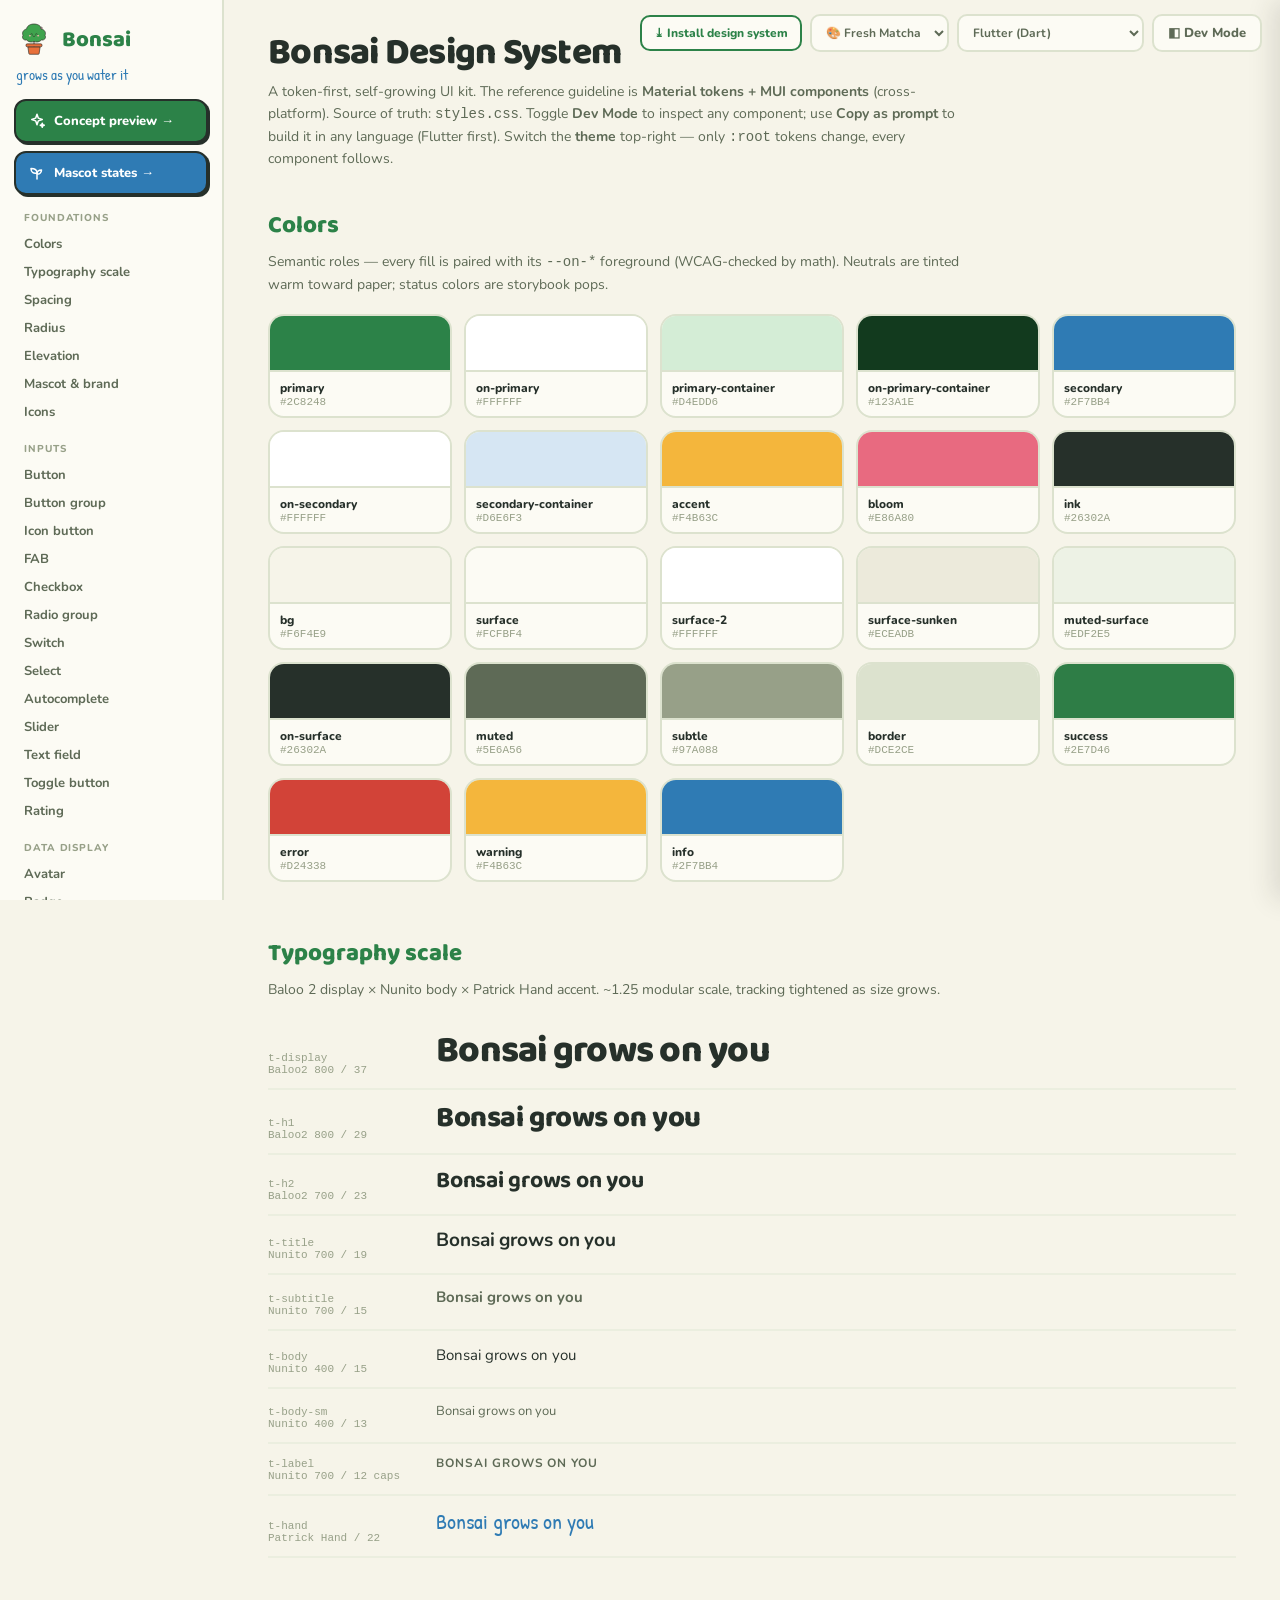
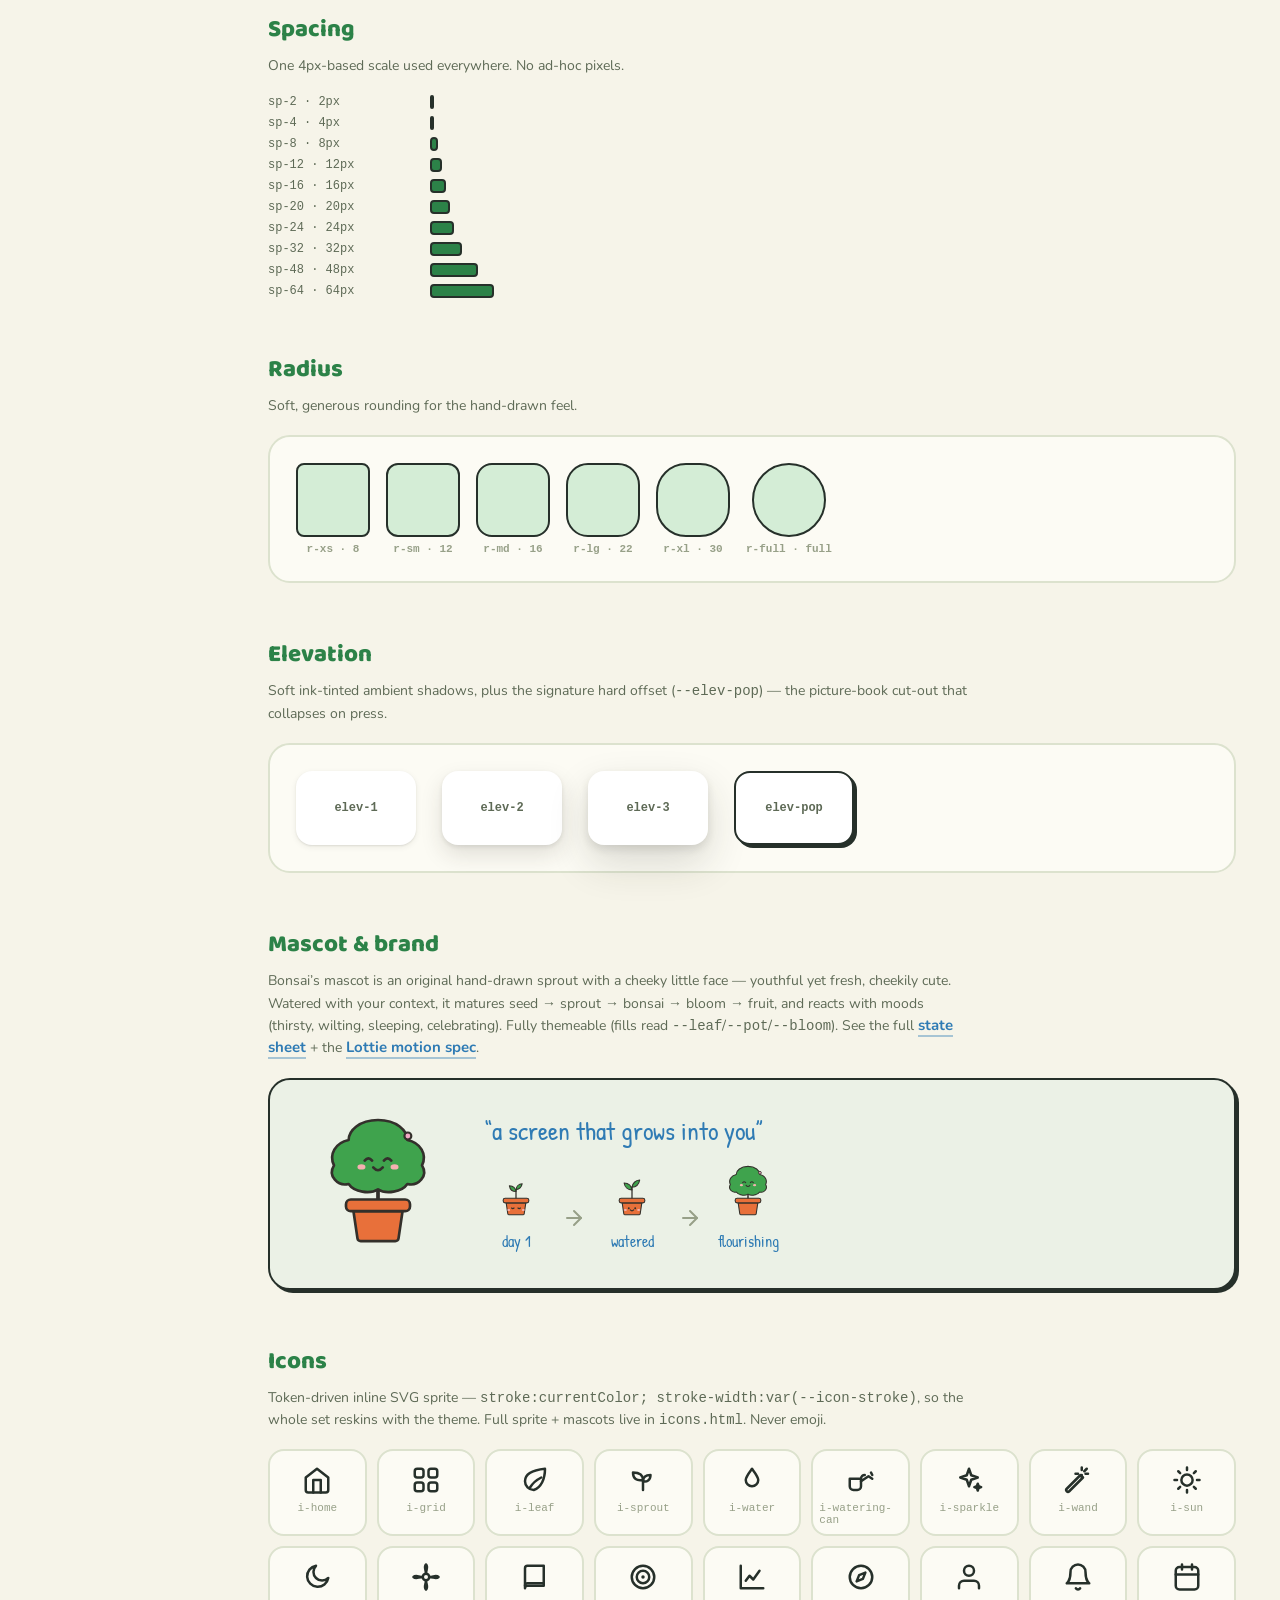
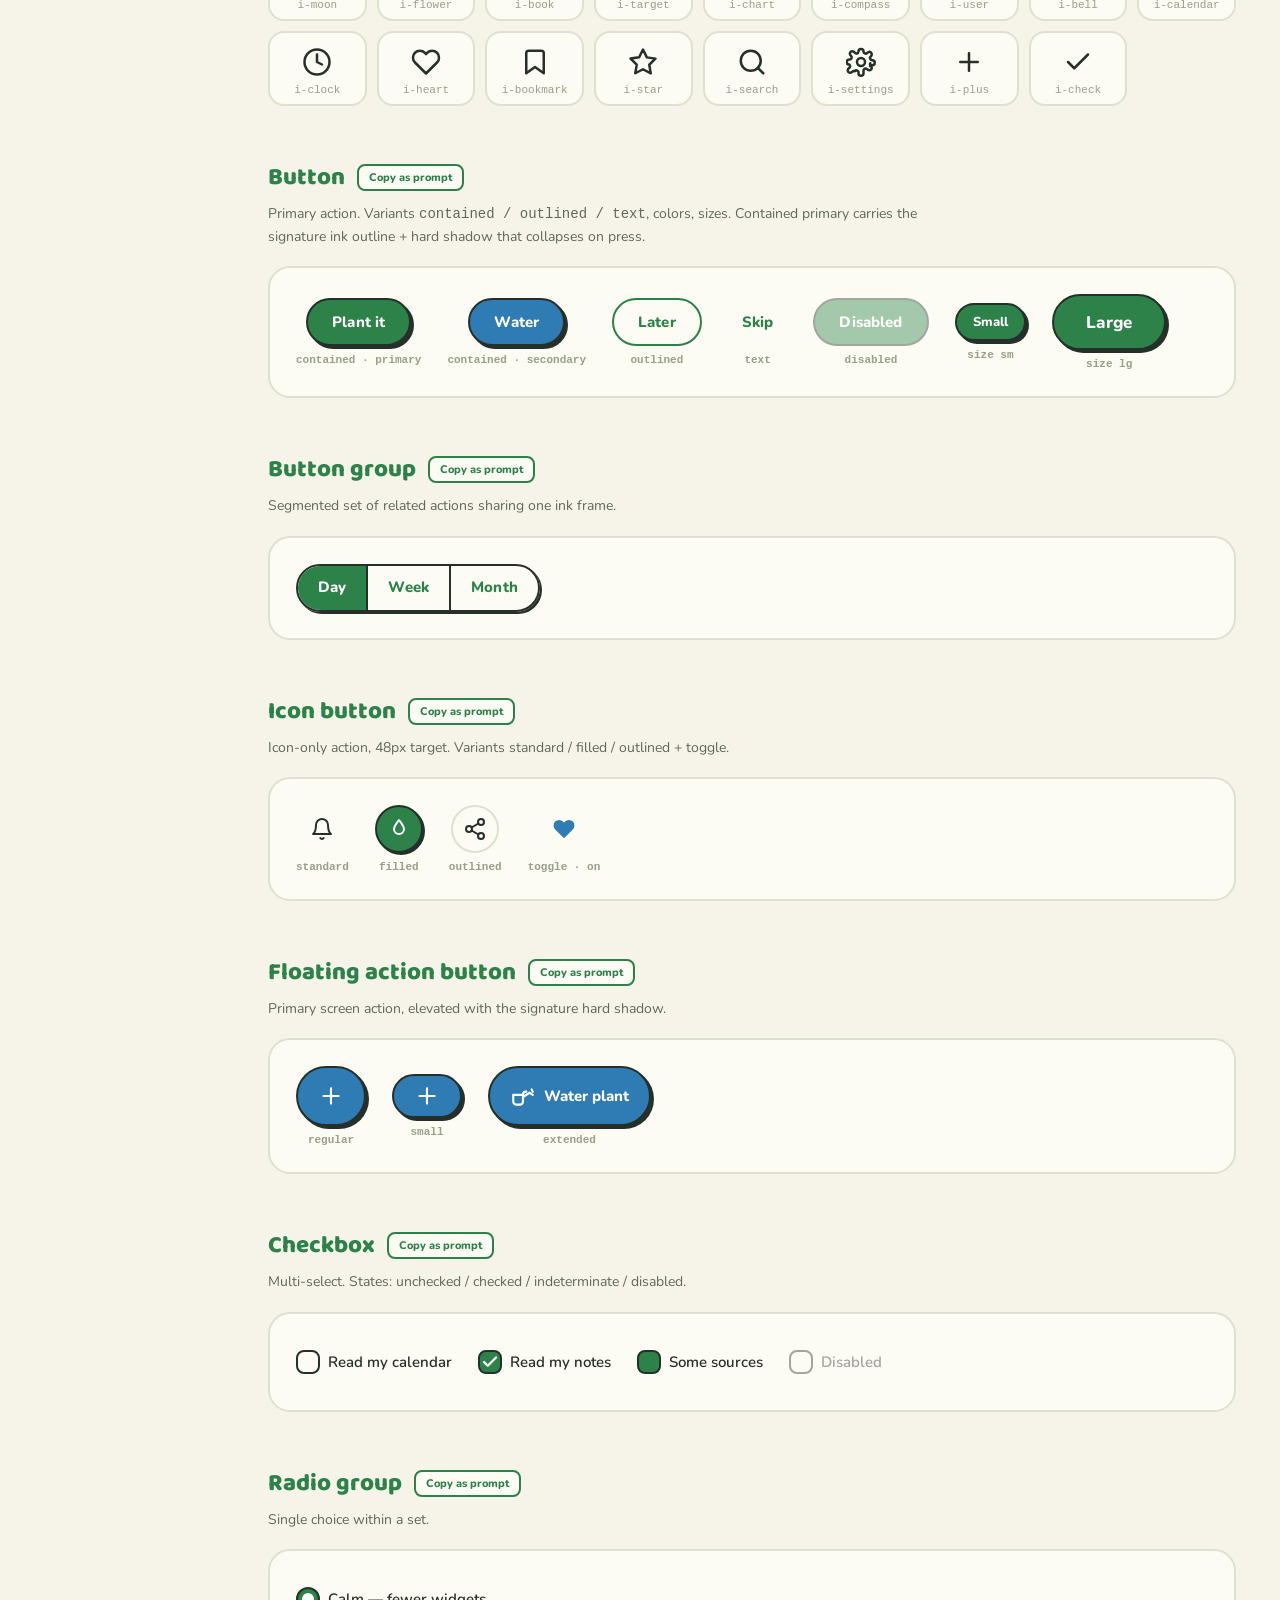
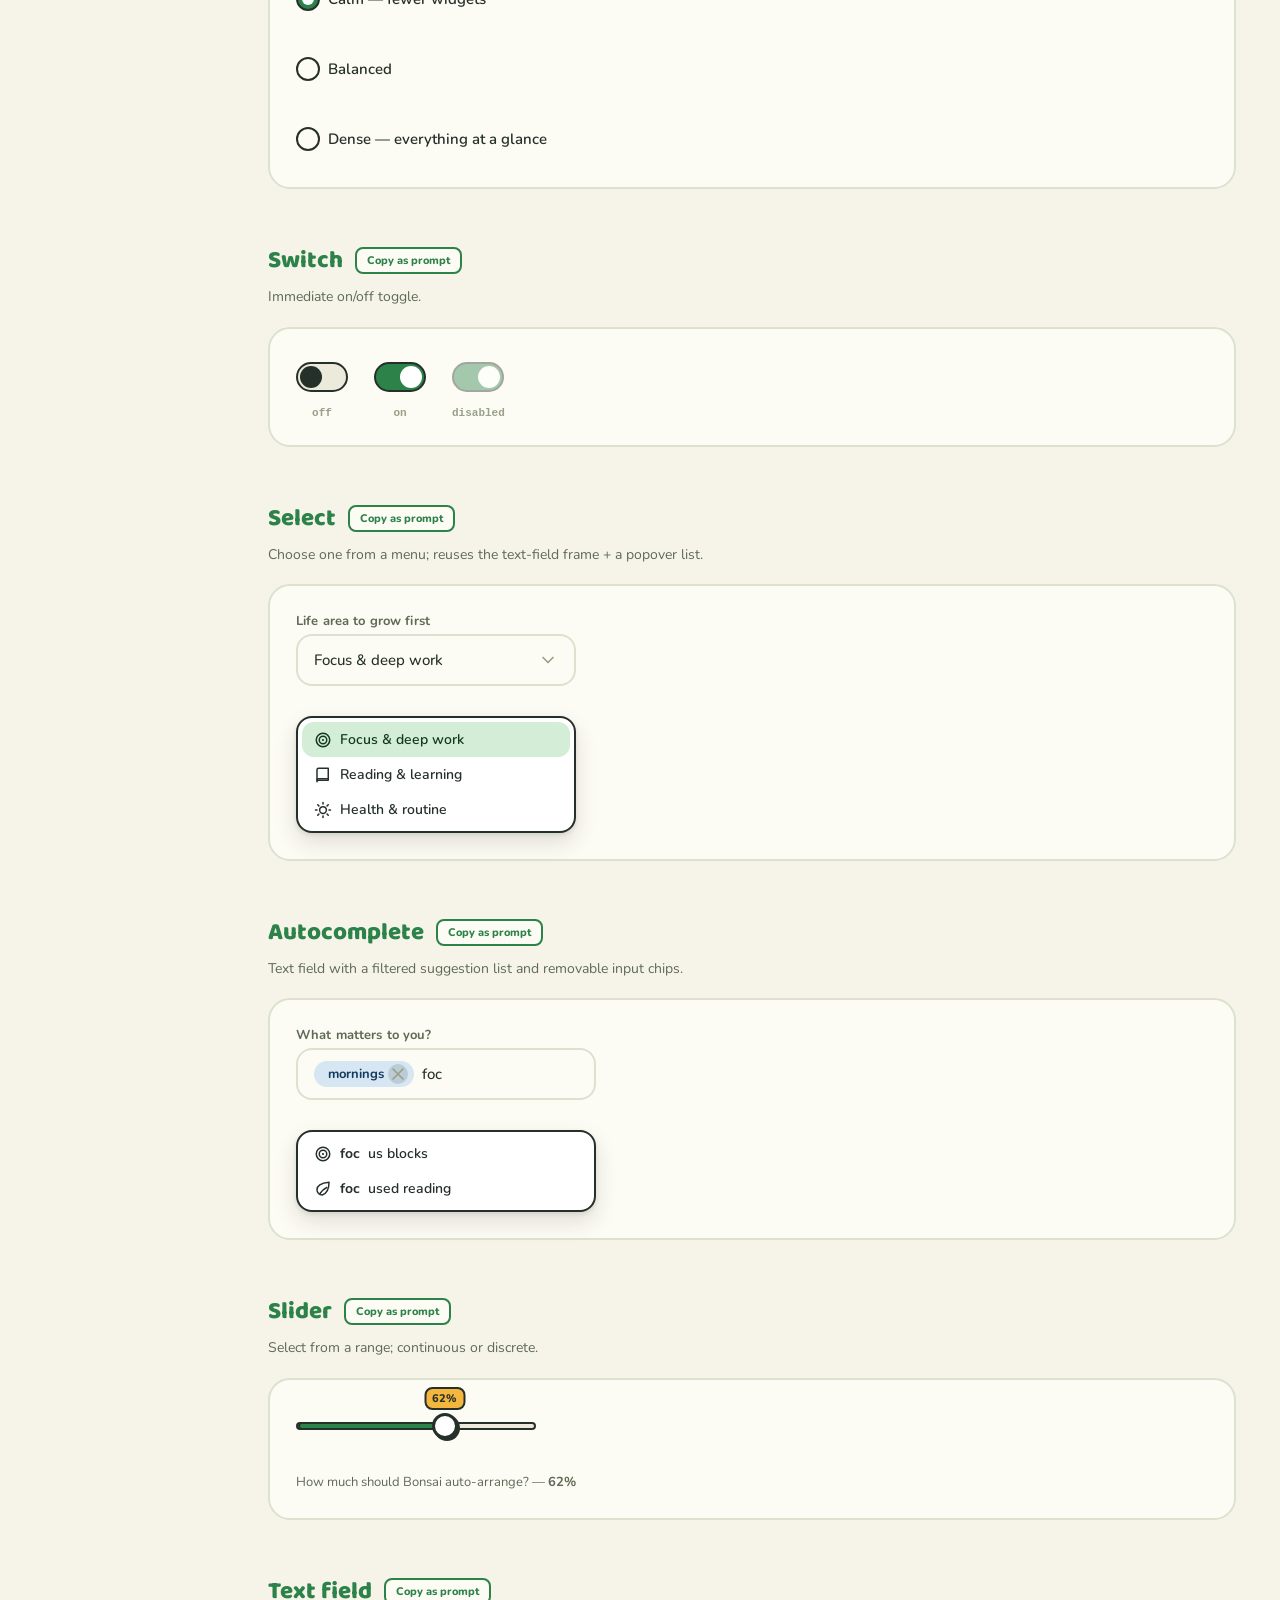
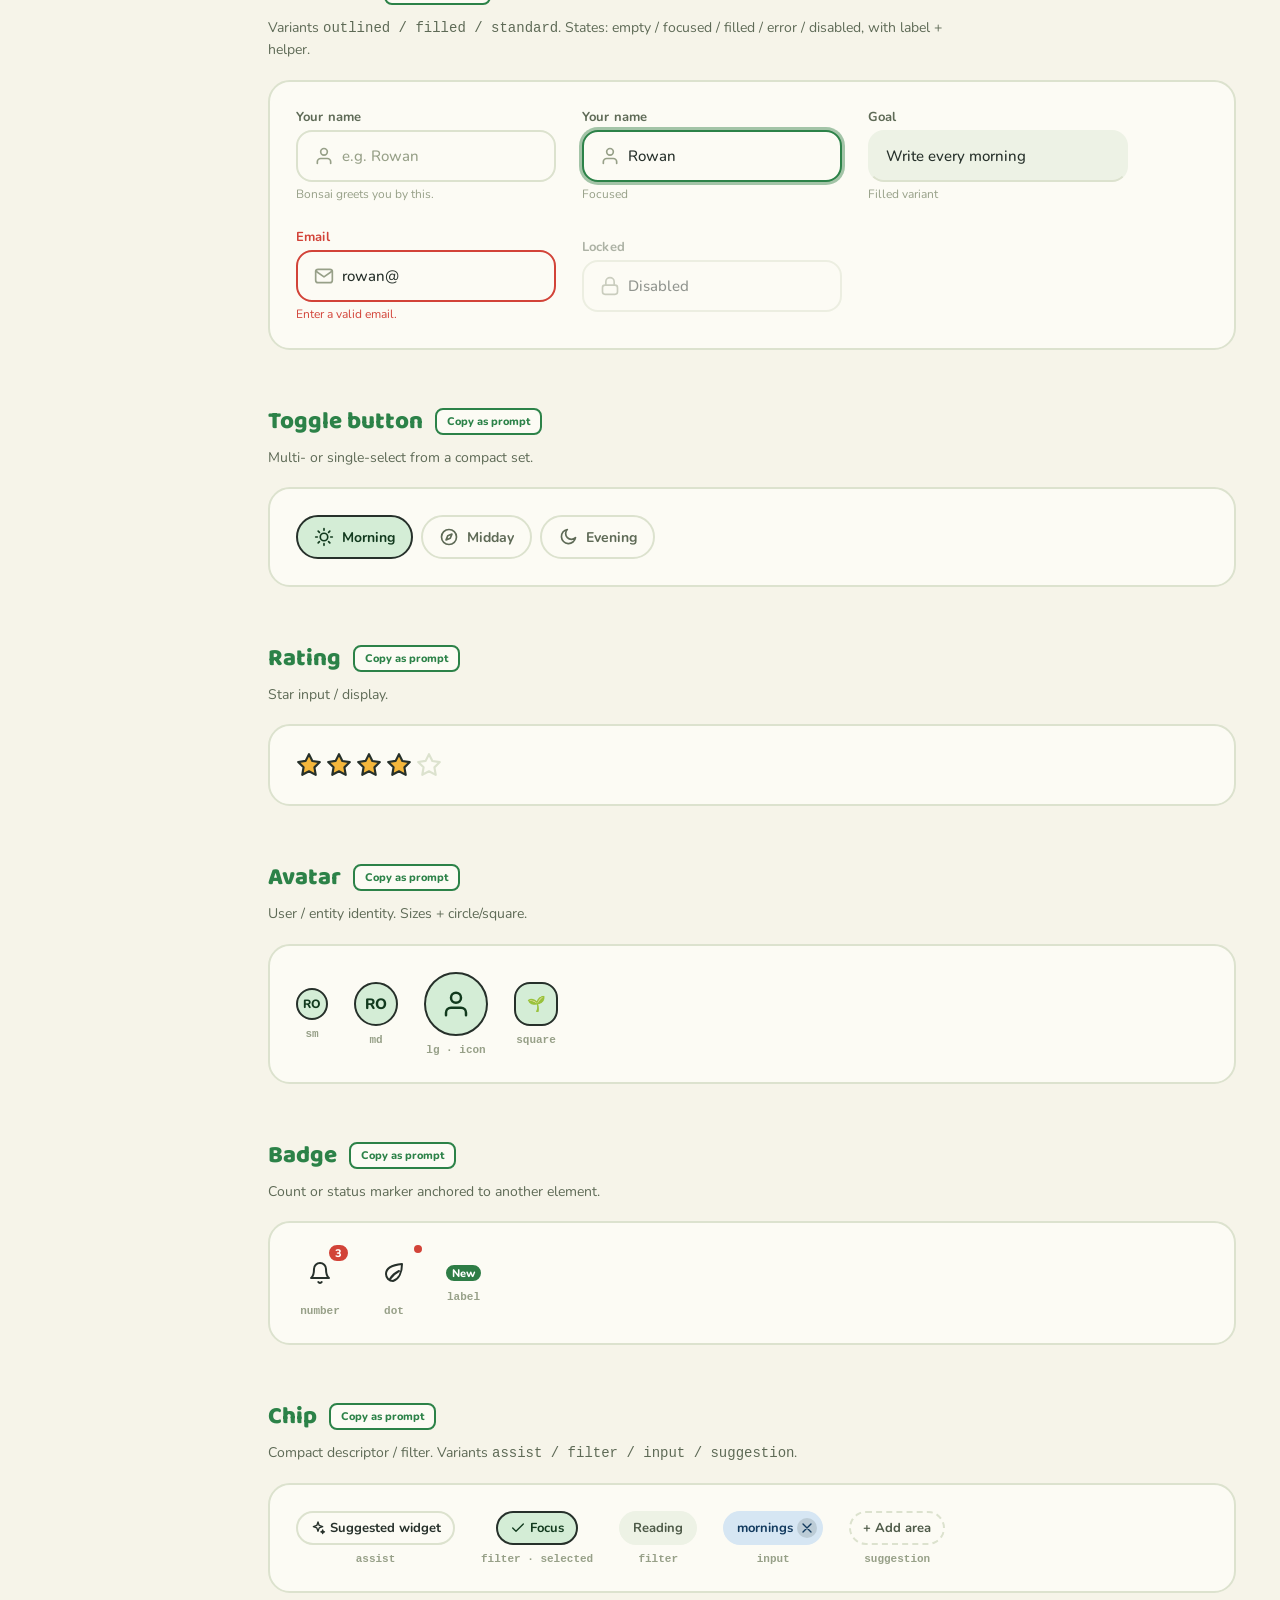
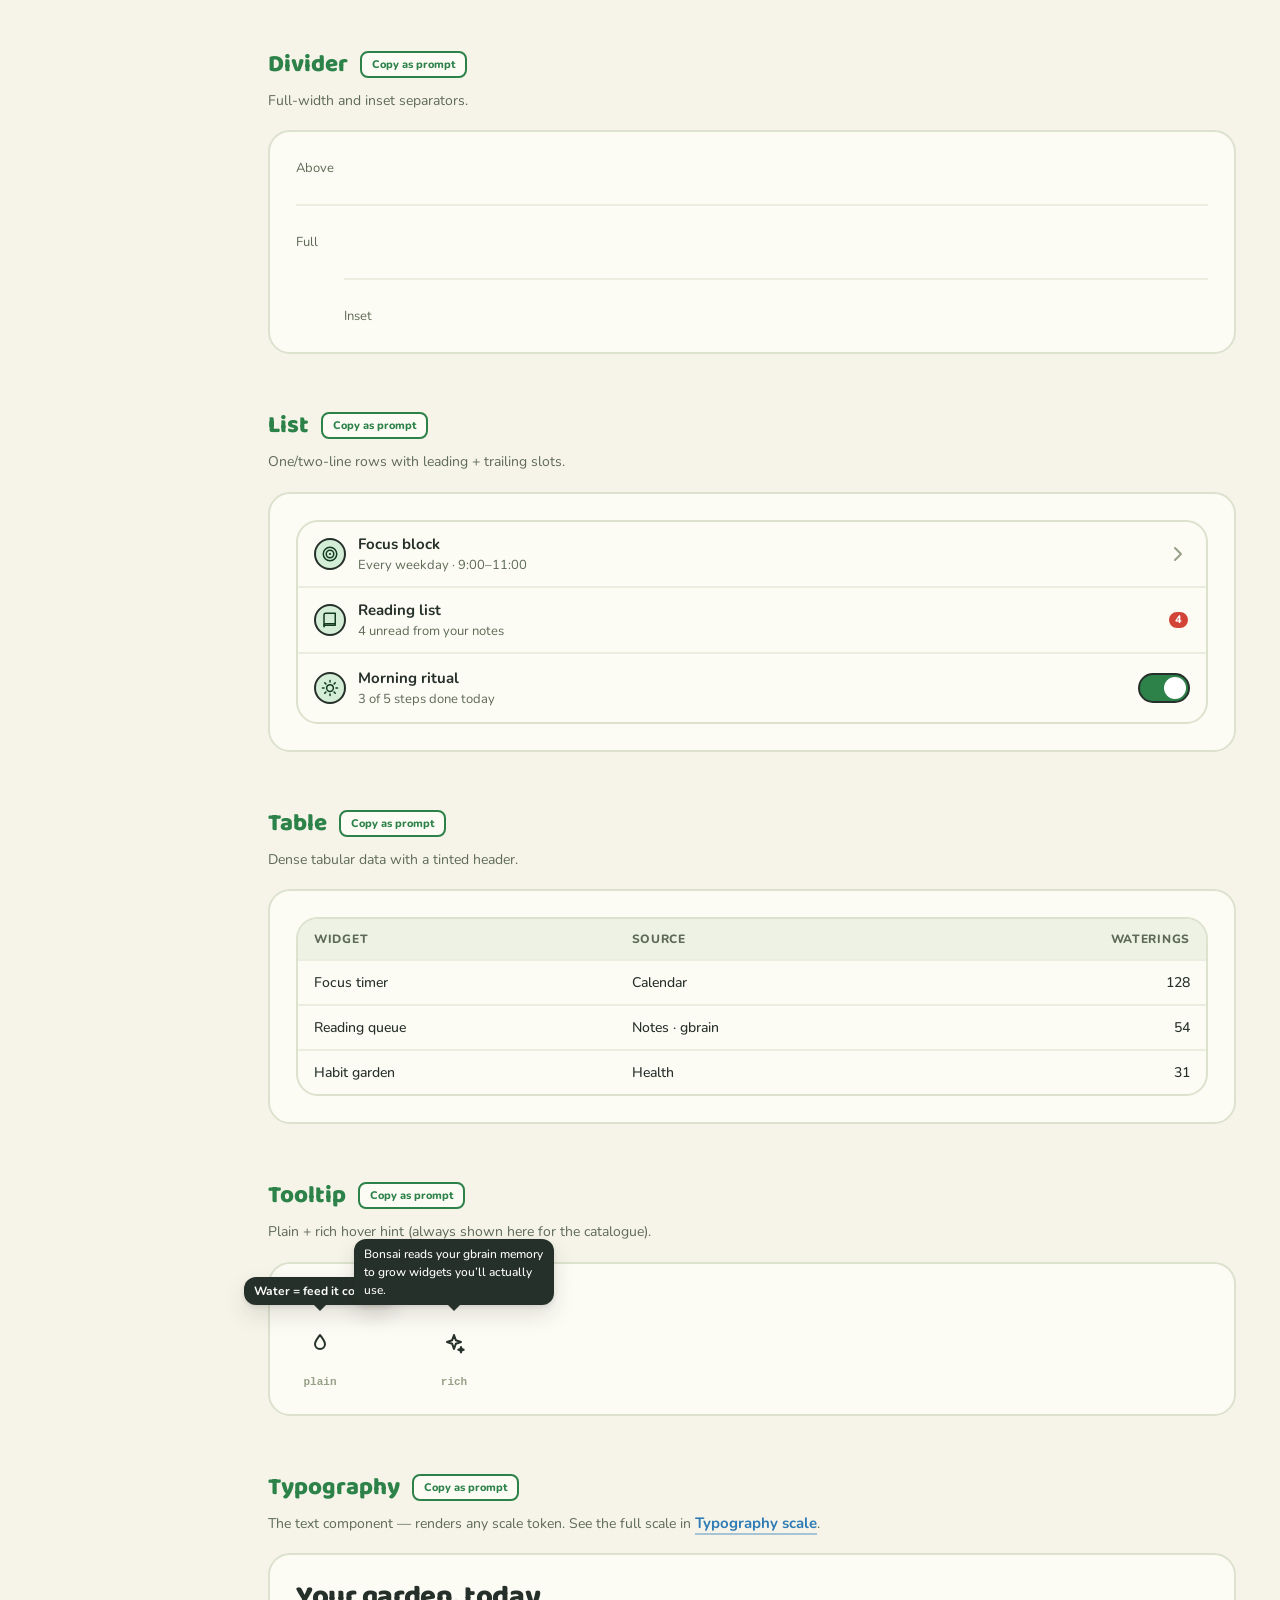
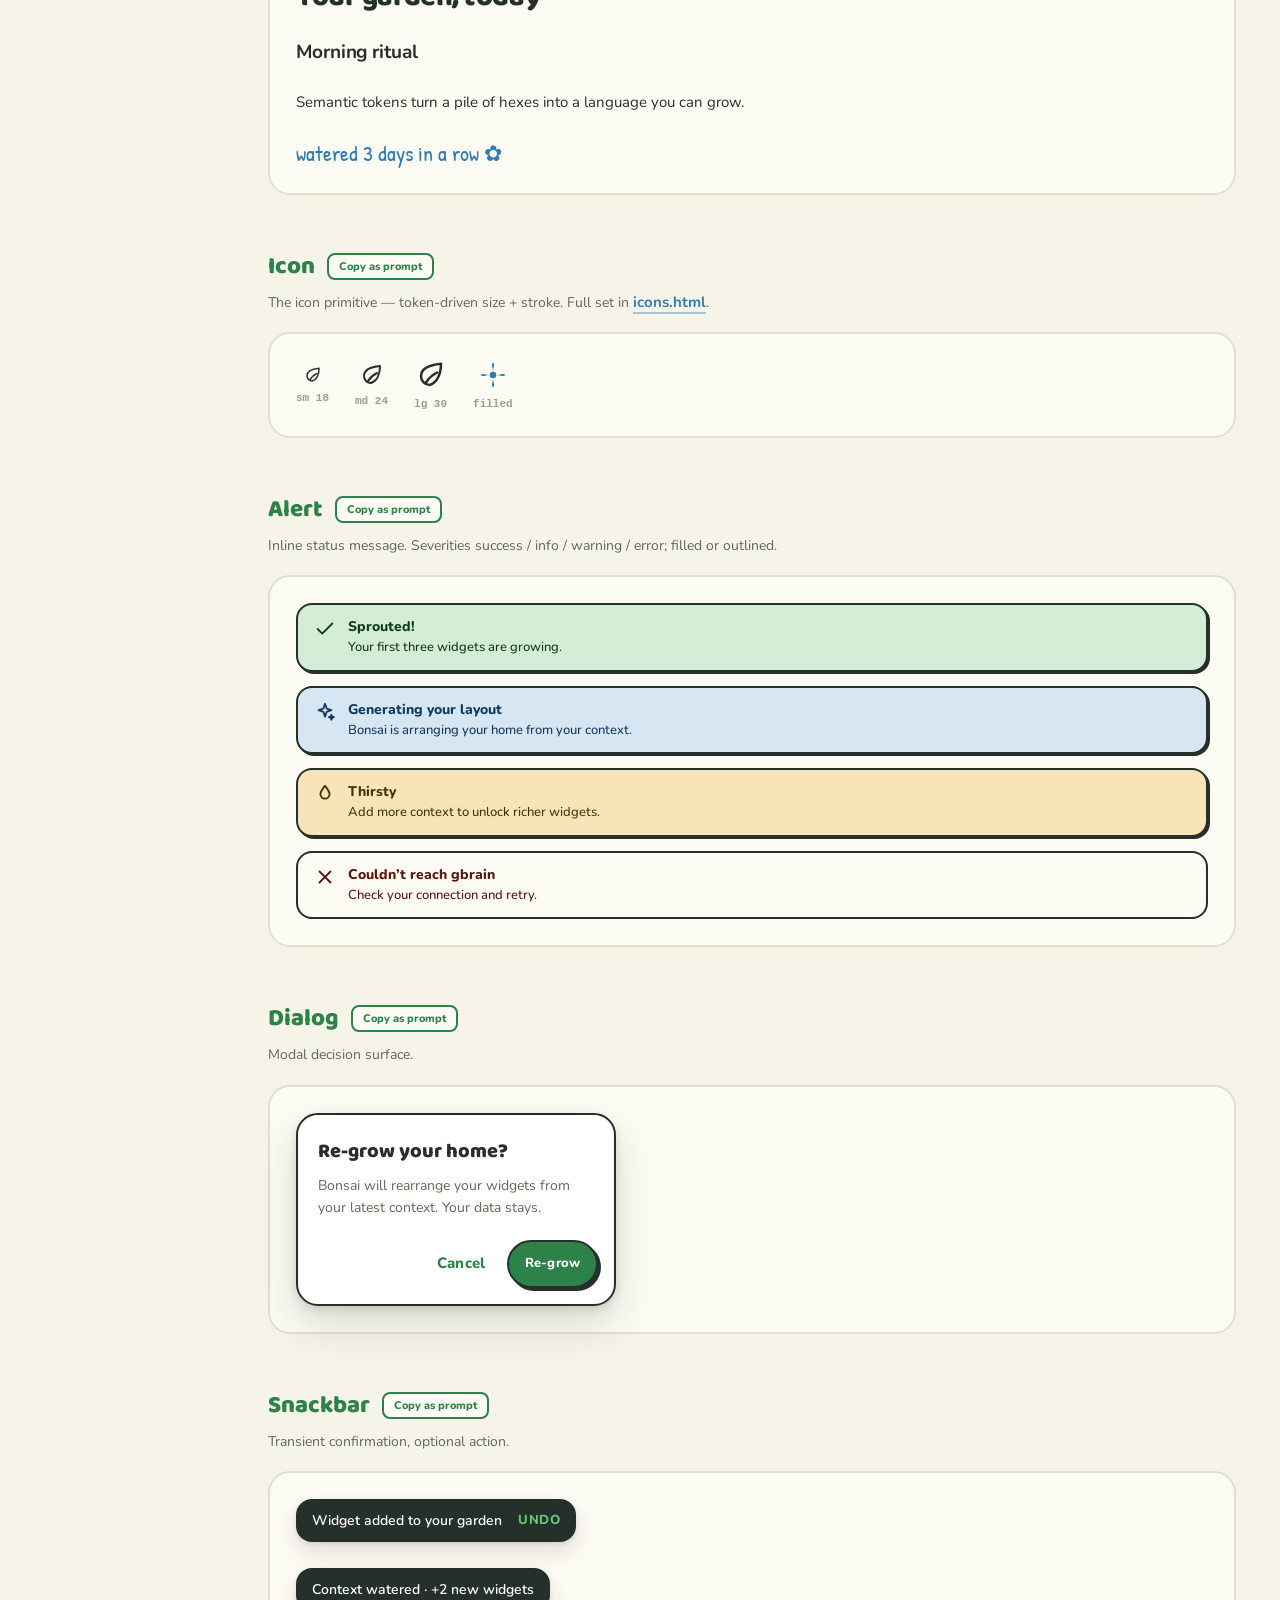
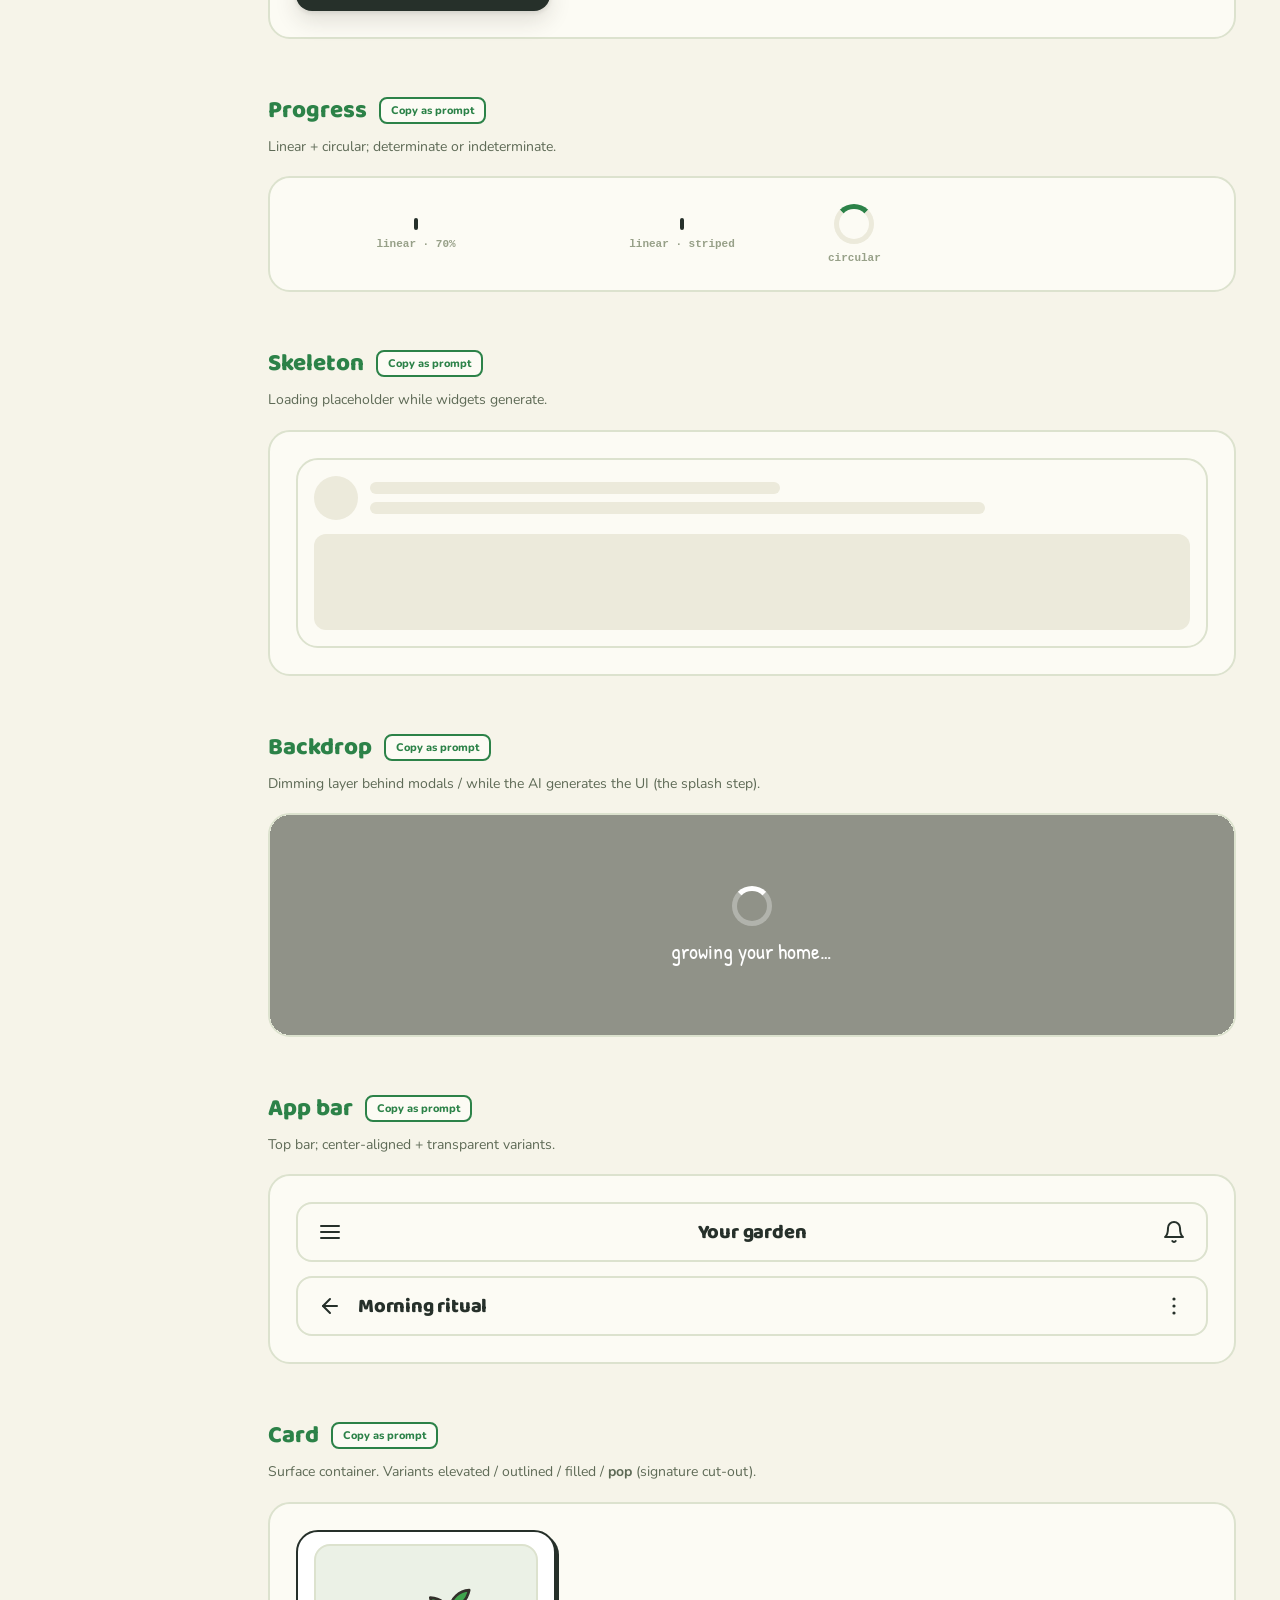
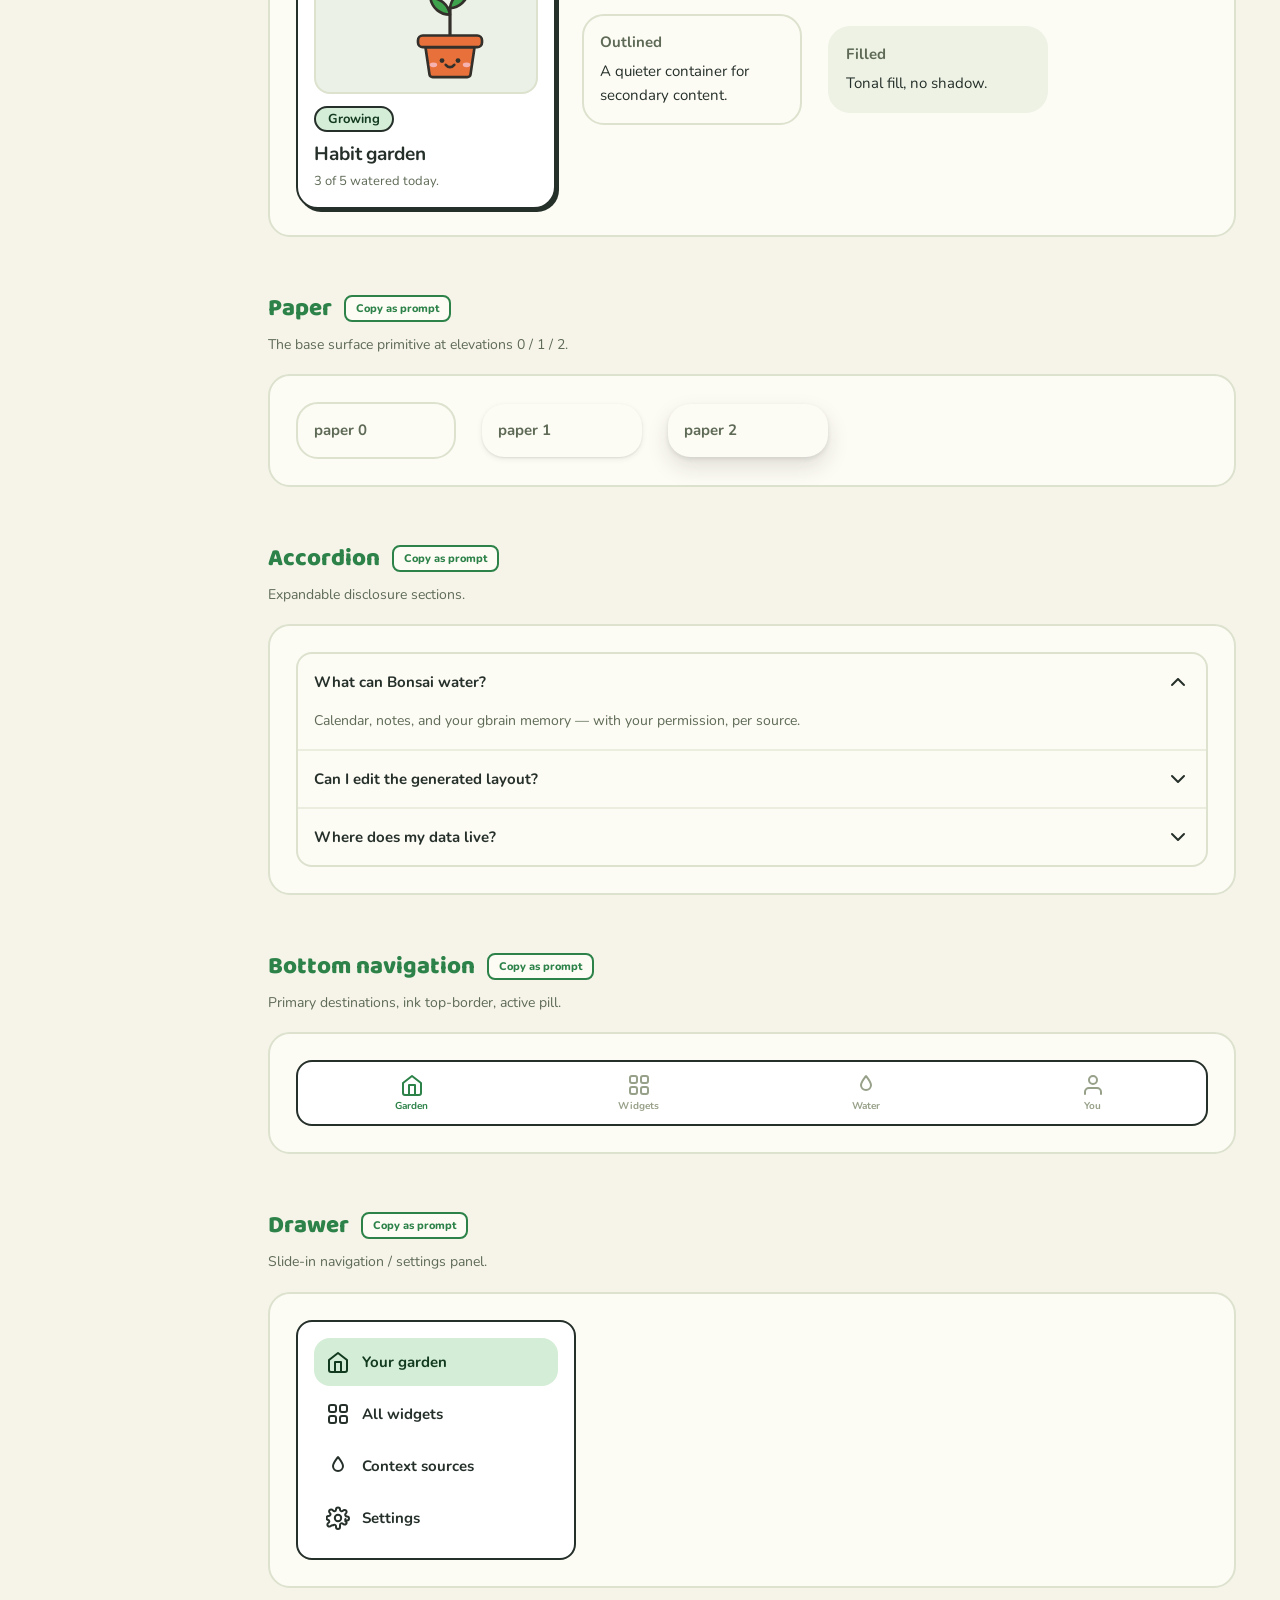
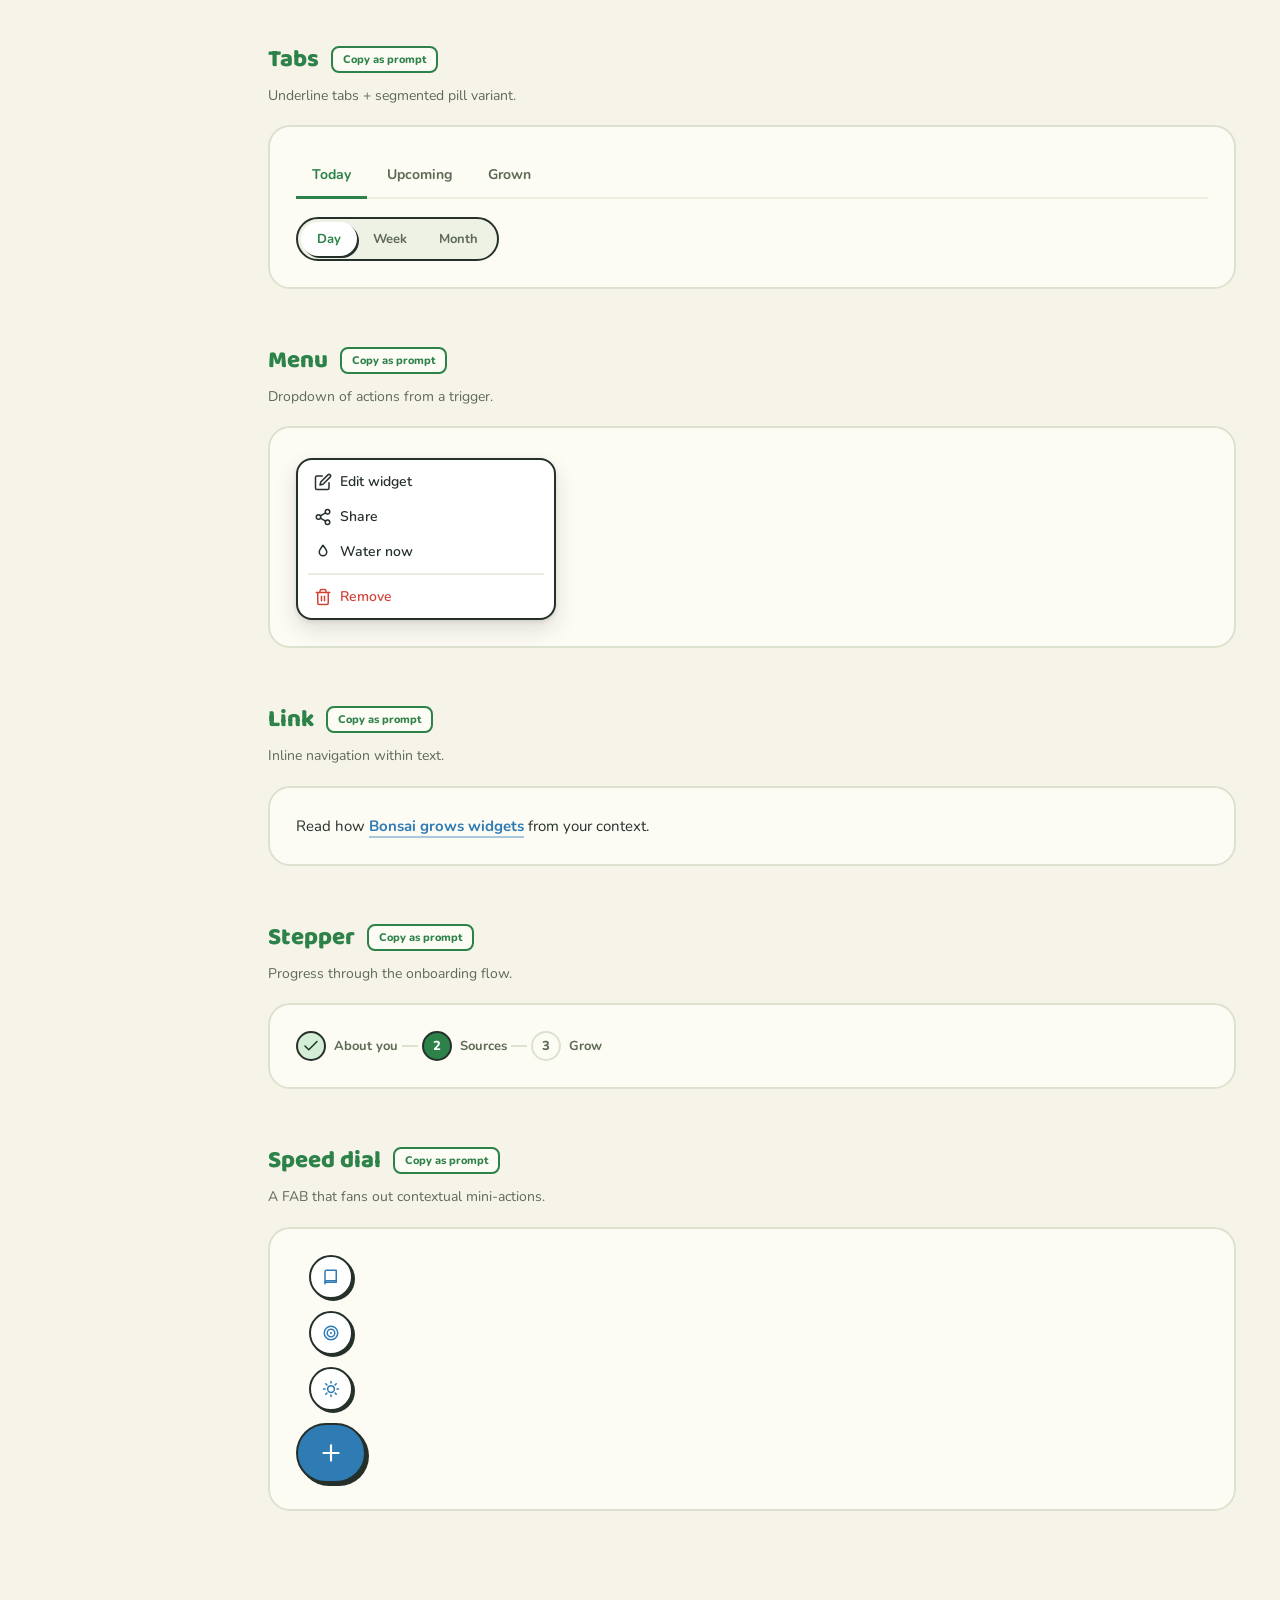
<file: design-system/index.html>
<!doctype html>
<html lang="en">
<head>
<meta charset="utf-8">
<meta name="viewport" content="width=device-width, initial-scale=1">
<title>Bonsai · Design System</title>
<link href="https://fonts.googleapis.com/css2?family=Baloo+2:wght@500;600;700;800&family=Nunito:wght@400;600;700;800&family=Patrick+Hand&display=swap" rel="stylesheet">
<link rel="stylesheet" href="styles.css">
<style>
/* page chrome only — components/tokens live in styles.css */
body{font-family:var(--font-body);color:var(--on-surface);background:var(--bg);display:flex}
nav.side{position:sticky;top:0;align-self:flex-start;height:100vh;width:224px;flex:0 0 224px;background:var(--surface);border-right:2px solid var(--border);padding:20px 14px;overflow:auto}
nav.side .brand{display:flex;align-items:center;gap:8px;font:800 22px var(--font-display);color:var(--primary);margin-bottom:4px}
nav.side .tag{font:400 15px var(--font-hand);color:var(--secondary);margin:0 0 14px 2px}
nav.side a{display:block;padding:5px 10px;border-radius:8px;font-size:13px;font-weight:700;color:var(--muted);text-decoration:none}
nav.side a:hover{background:var(--bg);color:var(--primary)}
nav.side a.concept-link{margin:0 0 8px;padding:11px 12px;font-weight:800;color:var(--on-primary);background:var(--primary);border:2px solid var(--ink);box-shadow:var(--elev-pop-sm);border-radius:12px;display:flex;align-items:center;gap:8px}
nav.side a.concept-link:hover{filter:brightness(.96);color:var(--on-primary)}
nav.side .grp{font:800 10px var(--font-body);letter-spacing:.9px;text-transform:uppercase;color:var(--subtle);margin:16px 0 5px 10px}
main{flex:1;padding:34px 44px 140px;max-width:1080px}
section{margin-bottom:52px;scroll-margin-top:20px}
h2.sec{font:800 24px var(--font-display);color:var(--primary);margin-bottom:6px;display:flex;align-items:center;flex-wrap:wrap}
.sec-desc{color:var(--muted);font-size:14px;margin-bottom:18px;max-width:700px;line-height:1.6}
.stage{background:var(--surface);border:2px solid var(--border);border-radius:var(--r-lg);padding:26px;display:flex;flex-wrap:wrap;gap:26px;align-items:center}
.stage.col{flex-direction:column;align-items:flex-start}
.cell{display:flex;flex-direction:column;align-items:center;gap:8px}
.spec{font:600 11px var(--font-mono);color:var(--subtle)}
.colors{display:grid;grid-template-columns:repeat(auto-fill,minmax(158px,1fr));gap:12px}
.sw{border:2px solid var(--border);border-radius:var(--r-md);overflow:hidden;background:var(--surface)}
.sw .c{height:56px;border-bottom:2px solid var(--border)}.sw .m{padding:8px 10px}.sw .n{font-size:12px;font-weight:800}.sw .v{font:11px var(--font-mono);color:var(--subtle)}
.typerow{display:flex;align-items:baseline;gap:18px;padding:12px 0;border-bottom:2px solid var(--border-faint)}
.typerow .tk{width:150px;flex:0 0 150px;font:11px var(--font-mono);color:var(--subtle)}
.sprow{display:flex;align-items:center;gap:12px;margin-bottom:7px}
.sprow .bar{background:var(--primary);height:14px;border-radius:4px;border:2px solid var(--ink)}.sprow .lbl{width:150px;font:12px var(--font-mono);color:var(--muted)}
.radrow{display:flex;gap:16px;flex-wrap:wrap}
.radrow .rr{display:flex;flex-direction:column;align-items:center;gap:6px}
.radrow .box{width:74px;height:74px;background:var(--primary-container);border:2px solid var(--ink)}
.elevrow{display:flex;gap:26px;flex-wrap:wrap}
.elevrow .eb{width:120px;height:74px;border-radius:var(--r-md);background:var(--surface-2);display:flex;align-items:center;justify-content:center;font:700 12px var(--font-mono);color:var(--muted)}
.iconGrid{display:grid;grid-template-columns:repeat(auto-fill,minmax(96px,1fr));gap:10px}
.iconGrid .it{background:var(--surface);border:2px solid var(--border);border-radius:var(--r-md);padding:14px 6px 8px;display:flex;flex-direction:column;align-items:center;gap:7px;color:var(--on-surface)}
.iconGrid .it .nm{font:11px var(--font-mono);color:var(--subtle)}
.brandcard{display:flex;gap:26px;align-items:center;flex-wrap:wrap;background:var(--wash);border:2px solid var(--ink);box-shadow:var(--elev-pop);border-radius:var(--r-lg);padding:24px 28px}
.growth{display:flex;align-items:flex-end;gap:14px}
.growth .g{display:flex;flex-direction:column;align-items:center;gap:6px}
.growth .g .cap{font:400 16px var(--font-hand);color:var(--secondary)}
.growth .arw{color:var(--subtle);margin-bottom:22px}

/* top controls + Dev Mode + Inspector + Copy-as-prompt */
#topctl{position:fixed;top:14px;right:18px;z-index:50;display:flex;gap:8px;align-items:center;flex-wrap:wrap;justify-content:flex-end}
#langSel,#themeSel{font:700 12px var(--font-body);border:2px solid var(--border);border-radius:10px;padding:8px 10px;background:var(--surface);color:var(--muted)}
.ds-btn{font:800 12px var(--font-body);background:var(--surface);border:2px solid var(--primary);color:var(--primary);border-radius:10px;padding:8px 12px;cursor:pointer}
.ds-btn:hover{background:color-mix(in srgb,var(--primary) 10%,transparent)}
#devToggle{font:800 13px var(--font-body);background:var(--surface);border:2px solid var(--border);border-radius:10px;padding:8px 14px;cursor:pointer;color:var(--muted)}
#devToggle.on{background:var(--primary);border-color:var(--ink);color:var(--on-primary)}
.sec-prompt{font:800 11px var(--font-body);border:2px solid var(--primary);background:var(--surface);color:var(--primary);border-radius:8px;padding:4px 10px;margin-left:12px;cursor:pointer;vertical-align:middle}
body.dev [data-insp]:hover{outline:2px dashed var(--accent);outline-offset:3px;cursor:pointer}
.insp-sel{outline:3px solid var(--primary)!important;outline-offset:3px}
#inspector{position:fixed;top:0;right:0;width:344px;height:100vh;background:var(--surface-2);border-left:2.5px solid var(--ink);box-shadow:-8px 0 24px rgb(44 42 34 / .12);transform:translateX(100%);transition:transform .28s var(--ease);z-index:49;overflow:auto;padding:58px 20px 40px}
body.inspecting #inspector{transform:translateX(0)}
body.inspecting main{margin-right:344px}
#inspector .iclose{position:absolute;top:16px;right:16px;border:none;background:none;font-size:20px;color:var(--muted);cursor:pointer}
#inspector .nm{font:800 21px var(--font-display);color:var(--primary)}
#inspector .file{font:12px var(--font-mono);color:var(--subtle);margin-top:2px}
#inspector .desc{font-size:13px;color:var(--muted);line-height:1.6;margin-top:10px}
#inspector h4{font:800 11px var(--font-body);letter-spacing:.6px;text-transform:uppercase;color:var(--subtle);margin:20px 0 8px}
.prop{padding:8px 0;border-bottom:2px solid var(--border-faint)}.prop .pn{font:800 13px var(--font-mono)}.prop .pt{font:11px var(--font-mono);color:var(--secondary)}.prop .pdef{font:11px var(--font-mono);color:var(--subtle)}.prop .pd{font-size:12px;color:var(--muted);margin-top:3px}
.tok{display:flex;align-items:center;gap:10px;padding:7px 8px;border-radius:8px;cursor:pointer}.tok:hover{background:var(--bg)}
.tok .tsw{width:22px;height:22px;border-radius:6px;border:2px solid var(--border);flex:0 0 22px}.tok .tn{font:800 12px var(--font-mono)}.tok .tr{font-size:11px;color:var(--muted)}.tok .tv{margin-left:auto;font:11px var(--font-mono);color:var(--subtle)}
.metric{display:flex;justify-content:space-between;font:12px var(--font-mono);padding:5px 0;border-bottom:2px dashed var(--border-faint)}.metric .mk{color:var(--muted)}
.copyprompt{width:100%;margin-top:16px;font:800 13px var(--font-body);background:var(--primary);color:var(--on-primary);border:2px solid var(--ink);border-radius:12px;padding:11px;cursor:pointer;box-shadow:var(--elev-pop-sm)}
.copied{position:fixed;bottom:24px;left:50%;transform:translateX(-50%);background:var(--ink);color:var(--surface-2);font-size:12px;font-weight:700;padding:9px 16px;border-radius:10px;opacity:0;transition:.2s;z-index:60;pointer-events:none}.copied.show{opacity:.97}
</style>
</head>
<body>

<!-- ICON SPRITE — copied from icons.html so index.html is self-contained under file://. -->
<svg width="0" height="0" style="position:absolute" aria-hidden="true">
  <symbol id="i-menu" viewBox="0 0 24 24"><path d="M3 6h18M3 12h18M3 18h18"/></symbol>
  <symbol id="i-search" viewBox="0 0 24 24"><circle cx="11" cy="11" r="8"/><path d="M21 21l-4.35-4.35"/></symbol>
  <symbol id="i-home" viewBox="0 0 24 24"><path d="M3 10l9-7 9 7v10a2 2 0 0 1-2 2H5a2 2 0 0 1-2-2z"/><path d="M9 22V12h6v10"/></symbol>
  <symbol id="i-settings" viewBox="0 0 24 24"><circle cx="12" cy="12" r="3.2"/><path d="M19.4 13a1.7 1.7 0 0 0 .3 1.9l.1.1a2 2 0 1 1-2.8 2.8l-.1-.1a1.7 1.7 0 0 0-2.9 1.2V21a2 2 0 0 1-4 0v-.2A1.7 1.7 0 0 0 7 19.4a1.7 1.7 0 0 0-1.9.3l-.1.1a2 2 0 1 1-2.8-2.8l.1-.1A1.7 1.7 0 0 0 2.6 14a2 2 0 0 1 0-4h.2a1.7 1.7 0 0 0 1.2-2.9l-.1-.1A2 2 0 1 1 6.7 4.2l.1.1A1.7 1.7 0 0 0 10 3.6 2 2 0 0 1 14 3.6a1.7 1.7 0 0 0 2.9 1.2l.1-.1a2 2 0 1 1 2.8 2.8l-.1.1a1.7 1.7 0 0 0-.3 1.9 1.7 1.7 0 0 0 1.6 1H21a2 2 0 0 1 0 4h-.2a1.7 1.7 0 0 0-1.4.9z"/></symbol>
  <symbol id="i-back" viewBox="0 0 24 24"><path d="M19 12H5"/><path d="M12 19l-7-7 7-7"/></symbol>
  <symbol id="i-arrow-right" viewBox="0 0 24 24"><path d="M5 12h14"/><path d="M12 5l7 7-7 7"/></symbol>
  <symbol id="i-chevron-right" viewBox="0 0 24 24"><path d="M9 18l6-6-6-6"/></symbol>
  <symbol id="i-chevron-down" viewBox="0 0 24 24"><path d="M6 9l6 6 6-6"/></symbol>
  <symbol id="i-chevron-up" viewBox="0 0 24 24"><path d="M18 15l-6-6-6 6"/></symbol>
  <symbol id="i-close" viewBox="0 0 24 24"><path d="M18 6L6 18M6 6l12 12"/></symbol>
  <symbol id="i-check" viewBox="0 0 24 24"><path d="M20 6L9 17l-5-5"/></symbol>
  <symbol id="i-minus" viewBox="0 0 24 24"><path d="M5 12h14"/></symbol>
  <symbol id="i-plus" viewBox="0 0 24 24"><path d="M12 5v14M5 12h14"/></symbol>
  <symbol id="i-heart" viewBox="0 0 24 24"><path d="M20.8 4.6a5.5 5.5 0 0 0-7.8 0L12 5.7l-1-1.1a5.5 5.5 0 1 0-7.8 7.8L12 21.2l8.8-8.8a5.5 5.5 0 0 0 0-7.8z"/></symbol>
  <symbol id="i-bookmark" viewBox="0 0 24 24"><path d="M19 21l-7-5-7 5V5a2 2 0 0 1 2-2h10a2 2 0 0 1 2 2z"/></symbol>
  <symbol id="i-share" viewBox="0 0 24 24"><circle cx="18" cy="5" r="3"/><circle cx="6" cy="12" r="3"/><circle cx="18" cy="19" r="3"/><path d="M8.6 13.5l6.8 4M15.4 6.5l-6.8 4"/></symbol>
  <symbol id="i-bell" viewBox="0 0 24 24"><path d="M18 8a6 6 0 0 0-12 0c0 7-3 9-3 9h18s-3-2-3-9"/><path d="M13.7 21a2 2 0 0 1-3.4 0"/></symbol>
  <symbol id="i-user" viewBox="0 0 24 24"><path d="M20 21v-2a4 4 0 0 0-4-4H8a4 4 0 0 0-4 4v2"/><circle cx="12" cy="7" r="4"/></symbol>
  <symbol id="i-more-h" viewBox="0 0 24 24"><circle cx="5" cy="12" r="1.6" fill="currentColor" stroke="none"/><circle cx="12" cy="12" r="1.6" fill="currentColor" stroke="none"/><circle cx="19" cy="12" r="1.6" fill="currentColor" stroke="none"/></symbol>
  <symbol id="i-more-v" viewBox="0 0 24 24"><circle cx="12" cy="5" r="1.6" fill="currentColor" stroke="none"/><circle cx="12" cy="12" r="1.6" fill="currentColor" stroke="none"/><circle cx="12" cy="19" r="1.6" fill="currentColor" stroke="none"/></symbol>
  <symbol id="i-edit" viewBox="0 0 24 24"><path d="M11 4H4a2 2 0 0 0-2 2v14a2 2 0 0 0 2 2h14a2 2 0 0 0 2-2v-7"/><path d="M18.5 2.5a2.12 2.12 0 0 1 3 3L12 15l-4 1 1-4z"/></symbol>
  <symbol id="i-trash" viewBox="0 0 24 24"><path d="M3 6h18"/><path d="M19 6v14a2 2 0 0 1-2 2H7a2 2 0 0 1-2-2V6m3 0V4a2 2 0 0 1 2-2h4a2 2 0 0 1 2 2v2"/><path d="M10 11v6M14 11v6"/></symbol>
  <symbol id="i-camera" viewBox="0 0 24 24"><path d="M23 19a2 2 0 0 1-2 2H3a2 2 0 0 1-2-2V8a2 2 0 0 1 2-2h4l2-3h6l2 3h4a2 2 0 0 1 2 2z"/><circle cx="12" cy="13" r="4"/></symbol>
  <symbol id="i-image" viewBox="0 0 24 24"><rect x="3" y="3" width="18" height="18" rx="3"/><circle cx="8.5" cy="8.5" r="1.5"/><path d="M21 15l-5-5L5 21"/></symbol>
  <symbol id="i-calendar" viewBox="0 0 24 24"><rect x="3" y="4" width="18" height="18" rx="3"/><path d="M16 2v4M8 2v4M3 10h18"/></symbol>
  <symbol id="i-clock" viewBox="0 0 24 24"><circle cx="12" cy="12" r="10"/><path d="M12 6v6l4 2"/></symbol>
  <symbol id="i-star" viewBox="0 0 24 24"><path d="M12 2l3.1 6.3 6.9 1-5 4.9 1.2 6.9L12 17.8 5.8 21l1.2-6.9-5-4.9 6.9-1z"/></symbol>
  <symbol id="i-filter" viewBox="0 0 24 24"><path d="M22 3H2l8 9.5V19l4 2v-8.5z"/></symbol>
  <symbol id="i-mail" viewBox="0 0 24 24"><rect x="2" y="4" width="20" height="16" rx="3"/><path d="M22 6l-10 7L2 6"/></symbol>
  <symbol id="i-lock" viewBox="0 0 24 24"><rect x="3" y="11" width="18" height="11" rx="3"/><path d="M7 11V7a5 5 0 0 1 10 0v4"/></symbol>
  <symbol id="i-leaf" viewBox="0 0 24 24"><path d="M11 20A7 7 0 0 1 4 13c0-6 6-9 16-10 0 8-3 15-9 17z"/><path d="M8 18c2.5-4 5-6 9-8"/></symbol>
  <symbol id="i-sprout" viewBox="0 0 24 24"><path d="M12 20v-8"/><path d="M12 12C12 8 9 6 4 6c0 5 3 7 8 6z"/><path d="M12 13c0-3 2-5 6-5 0 4-3 6-6 5z"/></symbol>
  <symbol id="i-water" viewBox="0 0 24 24"><path d="M12 3c3 4 5 6.5 5 9a5 5 0 0 1-10 0c0-2.5 2-5 5-9z"/></symbol>
  <symbol id="i-watering-can" viewBox="0 0 24 24"><path d="M3 11h9v6a3 3 0 0 1-3 3H6a3 3 0 0 1-3-3z"/><path d="M12 13l6-4 3 2"/><path d="M12 11c0-2 1.5-3 3-3"/><path d="M20 6l1 2"/></symbol>
  <symbol id="i-sparkle" viewBox="0 0 24 24"><path d="M12 3l1.8 5.2L19 10l-5.2 1.8L12 17l-1.8-5.2L5 10l5.2-1.8z"/><path d="M19 15l.7 2 2 .7-2 .7-.7 2-.7-2-2-.7 2-.7z"/></symbol>
  <symbol id="i-wand" viewBox="0 0 24 24"><path d="M15 4V2M15 10V8M12 7h-2M20 7h-2"/><path d="M17 5l2-2"/><path d="M5 21L16 10l-2-2L3 19a1.4 1.4 0 0 0 2 2z"/></symbol>
  <symbol id="i-sun" viewBox="0 0 24 24"><circle cx="12" cy="12" r="4.5"/><path d="M12 2v2M12 20v2M4 12H2M22 12h-2M5 5l1.5 1.5M17.5 17.5L19 19M19 5l-1.5 1.5M6.5 17.5L5 19"/></symbol>
  <symbol id="i-moon" viewBox="0 0 24 24"><path d="M21 12.8A8.5 8.5 0 1 1 11.2 3a6.6 6.6 0 0 0 9.8 9.8z"/></symbol>
  <symbol id="i-grid" viewBox="0 0 24 24"><rect x="3" y="3" width="7" height="7" rx="2"/><rect x="14" y="3" width="7" height="7" rx="2"/><rect x="3" y="14" width="7" height="7" rx="2"/><rect x="14" y="14" width="7" height="7" rx="2"/></symbol>
  <symbol id="i-flower" viewBox="0 0 24 24"><circle cx="12" cy="12" r="2.6"/><path d="M12 9.4C12 6 10 4 12 2c2 2 0 4 0 7.4M12 14.6c0 3.4-2 5.4 0 7.4 2-2 0-4 0-7.4M9.4 12C6 12 4 14 2 12c2-2 4 0 7.4 0M14.6 12c3.4 0 5.4-2 7.4 0-2 2-4 0-7.4 0"/></symbol>
  <symbol id="i-book" viewBox="0 0 24 24"><path d="M4 5a2 2 0 0 1 2-2h13v16H6a2 2 0 0 0-2 2z"/><path d="M4 19a2 2 0 0 1 2-2h13"/></symbol>
  <symbol id="i-target" viewBox="0 0 24 24"><circle cx="12" cy="12" r="9"/><circle cx="12" cy="12" r="5"/><circle cx="12" cy="12" r="1.4" fill="currentColor" stroke="none"/></symbol>
  <symbol id="i-chart" viewBox="0 0 24 24"><path d="M3 3v18h18"/><path d="M7 15l3-4 3 3 5-7"/></symbol>
  <symbol id="i-play" viewBox="0 0 24 24"><path d="M7 4l13 8-13 8z"/></symbol>
  <symbol id="i-layers" viewBox="0 0 24 24"><path d="M12 2l9 5-9 5-9-5z"/><path d="M3 12l9 5 9-5M3 17l9 5 9-5"/></symbol>
  <symbol id="i-compass" viewBox="0 0 24 24"><circle cx="12" cy="12" r="9"/><path d="M15.5 8.5l-2 5-5 2 2-5z"/></symbol>
  <symbol id="m-seed" viewBox="0 0 300 300">
    <path d="M150 182 V142" fill="none" stroke="var(--m-ink)" stroke-width="6" stroke-linecap="round"/>
    <path d="M150 148 C135 148 122 138 119 121 C136 122 148 133 150 148 Z" fill="var(--m-leaf)" stroke="var(--m-ink)" stroke-width="5" stroke-linejoin="round"/>
    <path d="M150 139 C164 138 176 127 179 111 C163 112 151 124 150 139 Z" fill="var(--m-leaf)" stroke="var(--m-ink)" stroke-width="5" stroke-linejoin="round"/>
    <path d="M104 201 L111.5 252 Q112.3 257 117.5 257 L182.5 257 Q187.7 257 188.5 252 L196 201 Z" fill="var(--m-pot)" stroke="var(--m-ink)" stroke-width="5" stroke-linejoin="round"/>
    <rect x="90" y="179" width="120" height="22" rx="9" fill="var(--m-pot)" stroke="var(--m-ink)" stroke-width="5"/>
    <path d="M129 225 Q135 231 141 225 M159 225 Q165 231 171 225" fill="none" stroke="var(--m-ink)" stroke-width="5" stroke-linecap="round"/>
    <ellipse cx="116" cy="234" rx="7" ry="4.5" fill="var(--m-cheek)"/><ellipse cx="184" cy="234" rx="7" ry="4.5" fill="var(--m-cheek)"/>
  </symbol>
  <symbol id="m-sprout" viewBox="0 0 300 300">
    <path d="M150 182 V126" fill="none" stroke="var(--m-ink)" stroke-width="6" stroke-linecap="round"/>
    <path d="M150 140 C132 140 116 128 113 108 C132 109 147 121 150 140 Z" fill="var(--m-leaf)" stroke="var(--m-ink)" stroke-width="5" stroke-linejoin="round"/>
    <path d="M150 128 C167 127 182 114 186 94 C167 95 152 109 150 128 Z" fill="var(--m-leaf)" stroke="var(--m-ink)" stroke-width="5" stroke-linejoin="round"/>
    <path d="M104 201 L111.5 252 Q112.3 257 117.5 257 L182.5 257 Q187.7 257 188.5 252 L196 201 Z" fill="var(--m-pot)" stroke="var(--m-ink)" stroke-width="5" stroke-linejoin="round"/>
    <rect x="90" y="179" width="120" height="22" rx="9" fill="var(--m-pot)" stroke="var(--m-ink)" stroke-width="5"/>
    <circle cx="135" cy="226" r="4.5" fill="var(--m-ink)"/><circle cx="165" cy="226" r="4.5" fill="var(--m-ink)"/>
    <path d="M142 234 C147 240 153 240 158 234" fill="none" stroke="var(--m-ink)" stroke-width="5" stroke-linecap="round"/>
    <ellipse cx="119" cy="234" rx="7" ry="4.5" fill="var(--m-cheek)"/><ellipse cx="181" cy="234" rx="7" ry="4.5" fill="var(--m-cheek)"/>
  </symbol>
  <symbol id="m-bonsai" viewBox="0 0 300 300">
    <path d="M150 205 V152" fill="none" stroke="var(--m-ink)" stroke-width="7" stroke-linecap="round"/>
    <path d="M150 30 C185 30 205 50 205 67.5 C230 72.5 242.5 95 232.5 115 C245 135 225 155 205 150 C195 165 165 170 150 160 C135 170 105 165 95 150 C75 155 55 135 67.5 115 C57.5 95 70 72.5 95 67.5 C95 50 115 30 150 30 Z" fill="var(--m-leaf)" stroke="var(--m-ink)" stroke-width="5" stroke-linejoin="round"/>
    <path d="M125 106 Q132 98 139 106 M161 106 Q168 98 175 106" fill="none" stroke="var(--m-ink)" stroke-width="5" stroke-linecap="round"/>
    <path d="M141 119 C147 126 153 126 159 119" fill="none" stroke="var(--m-ink)" stroke-width="5" stroke-linecap="round"/>
    <ellipse cx="119" cy="118" rx="7.5" ry="5" fill="var(--m-cheek)"/><ellipse cx="181" cy="118" rx="7.5" ry="5" fill="var(--m-cheek)"/>
    <circle cx="206" cy="60" r="6.5" fill="var(--m-bud)" stroke="var(--m-ink)" stroke-width="4"/>
    <path d="M104 201 L111.5 252 Q112.3 257 117.5 257 L182.5 257 Q187.7 257 188.5 252 L196 201 Z" fill="var(--m-pot)" stroke="var(--m-ink)" stroke-width="5" stroke-linejoin="round"/>
    <rect x="90" y="179" width="120" height="22" rx="9" fill="var(--m-pot)" stroke="var(--m-ink)" stroke-width="5"/>
  </symbol>
</svg>

<div id="topctl">
  <button class="ds-btn" onclick="copyFullSystem()" title="Copy a prompt to install or update the whole design system">⤓ Install design system</button>
  <select id="themeSel" title="Preview a theme"></select>
  <select id="langSel" title="Copy-as-prompt target"></select>
  <button id="devToggle" onclick="toggleDev()">◧ Dev Mode</button>
</div>
<aside id="inspector"><button class="iclose" onclick="closeInspector()">✕</button><div id="inspectorBody"></div></aside>
<div class="copied" id="copied">Copied</div>

<nav class="side">
  <div class="brand"><svg class="art art--sm"><use href="#m-bonsai"/></svg>Bonsai</div>
  <div class="tag">grows as you water it</div>
  <a class="concept-link" href="concept.html"><svg class="ico ico--sm"><use href="#i-sparkle"/></svg>Concept preview →</a>
  <a class="concept-link" href="mascot.html" style="background:var(--secondary);color:var(--on-secondary)"><svg class="ico ico--sm"><use href="#i-sprout"/></svg>Mascot states →</a>
  <div class="grp">Foundations</div>
  <a href="#colors">Colors</a><a href="#type">Typography scale</a><a href="#spacing">Spacing</a><a href="#radius">Radius</a><a href="#elevation">Elevation</a><a href="#brand">Mascot &amp; brand</a><a href="#icons">Icons</a>
  <div class="grp">Inputs</div>
  <a href="#button">Button</a><a href="#buttongroup">Button group</a><a href="#iconbutton">Icon button</a><a href="#fab">FAB</a><a href="#checkbox">Checkbox</a><a href="#radio">Radio group</a><a href="#switch">Switch</a><a href="#select">Select</a><a href="#autocomplete">Autocomplete</a><a href="#slider">Slider</a><a href="#textfield">Text field</a><a href="#togglebutton">Toggle button</a><a href="#rating">Rating</a>
  <div class="grp">Data display</div>
  <a href="#avatar">Avatar</a><a href="#badge">Badge</a><a href="#chip">Chip</a><a href="#divider">Divider</a><a href="#list">List</a><a href="#table">Table</a><a href="#tooltip">Tooltip</a><a href="#typography">Typography</a><a href="#icon">Icon</a>
  <div class="grp">Feedback</div>
  <a href="#alert">Alert</a><a href="#dialog">Dialog</a><a href="#snackbar">Snackbar</a><a href="#progress">Progress</a><a href="#skeleton">Skeleton</a><a href="#backdrop">Backdrop</a>
  <div class="grp">Surfaces</div>
  <a href="#appbar">App bar</a><a href="#card">Card</a><a href="#paper">Paper</a><a href="#accordion">Accordion</a>
  <div class="grp">Navigation</div>
  <a href="#bottomnav">Bottom navigation</a><a href="#drawer">Drawer</a><a href="#tabs">Tabs</a><a href="#menu">Menu</a><a href="#link">Link</a><a href="#stepper">Stepper</a><a href="#speeddial">Speed dial</a>
</nav>

<main>
  <header style="margin-bottom:36px">
    <div class="t-display">Bonsai Design System</div>
    <p class="sec-desc" style="margin-top:8px">A token-first, self-growing UI kit. The reference guideline is <b>Material tokens + MUI components</b> (cross-platform). Source of truth: <code>styles.css</code>. Toggle <b>Dev Mode</b> to inspect any component; use <b>Copy as prompt</b> to build it in any language (Flutter first). Switch the <b>theme</b> top-right — only <code>:root</code> tokens change, every component follows.</p>
  </header>

  <!-- ══════════════ FOUNDATIONS ══════════════ -->
  <section id="colors"><h2 class="sec">Colors</h2><p class="sec-desc">Semantic roles — every fill is paired with its <code>--on-*</code> foreground (WCAG-checked by math). Neutrals are tinted warm toward paper; status colors are storybook pops.</p><div class="colors" id="colorGrid"></div></section>

  <section id="type"><h2 class="sec">Typography scale</h2><p class="sec-desc">Baloo 2 display × Nunito body × Patrick Hand accent. ~1.25 modular scale, tracking tightened as size grows.</p><div id="typeList"></div></section>

  <section id="spacing"><h2 class="sec">Spacing</h2><p class="sec-desc">One 4px-based scale used everywhere. No ad-hoc pixels.</p><div id="spacingList"></div></section>

  <section id="radius"><h2 class="sec">Radius</h2><p class="sec-desc">Soft, generous rounding for the hand-drawn feel.</p>
    <div class="stage"><div class="radrow" id="radiusList"></div></div></section>

  <section id="elevation"><h2 class="sec">Elevation</h2><p class="sec-desc">Soft ink-tinted ambient shadows, plus the signature hard offset (<code>--elev-pop</code>) — the picture-book cut-out that collapses on press.</p>
    <div class="stage"><div class="elevrow">
      <div class="cell"><div class="eb" style="box-shadow:var(--elev-1)">elev-1</div></div>
      <div class="cell"><div class="eb" style="box-shadow:var(--elev-2)">elev-2</div></div>
      <div class="cell"><div class="eb" style="box-shadow:var(--elev-3)">elev-3</div></div>
      <div class="cell"><div class="eb" style="box-shadow:var(--elev-pop);border:2px solid var(--ink)">elev-pop</div></div>
    </div></div></section>

  <section id="brand"><h2 class="sec">Mascot &amp; brand</h2><p class="sec-desc">Bonsai’s mascot is an original hand-drawn sprout with a cheeky little face — youthful yet fresh, cheekily cute. Watered with your context, it matures seed → sprout → bonsai → bloom → fruit, and reacts with moods (thirsty, wilting, sleeping, celebrating). Fully themeable (fills read <code>--leaf</code>/<code>--pot</code>/<code>--bloom</code>). See the full <a class="link" href="mascot.html">state sheet</a> + the <a class="link" href="motion-lottie.md">Lottie motion spec</a>.</p>
    <div class="brandcard">
      <svg class="art art--xl"><use href="#m-bonsai"/></svg>
      <div>
        <div class="t-hand" style="font-size:26px">“a screen that grows into you”</div>
        <div class="growth" style="margin-top:14px">
          <div class="g"><svg class="art"><use href="#m-seed"/></svg><span class="cap">day 1</span></div>
          <svg class="ico arw"><use href="#i-arrow-right"/></svg>
          <div class="g"><svg class="art"><use href="#m-sprout"/></svg><span class="cap">watered</span></div>
          <svg class="ico arw"><use href="#i-arrow-right"/></svg>
          <div class="g"><svg class="art"><use href="#m-bonsai"/></svg><span class="cap">flourishing</span></div>
        </div>
      </div>
    </div></section>

  <section id="icons"><h2 class="sec">Icons</h2>
    <p class="sec-desc">Token-driven inline SVG sprite — <code>stroke:currentColor; stroke-width:var(--icon-stroke)</code>, so the whole set reskins with the theme. Full sprite + mascots live in <code>icons.html</code>. Never emoji.</p>
    <div class="iconGrid" id="iconGrid"></div></section>

  <!-- ══════════════ INPUTS ══════════════ -->
  <section id="button"><h2 class="sec">Button</h2><p class="sec-desc">Primary action. Variants <code>contained / outlined / text</code>, colors, sizes. Contained primary carries the signature ink outline + hard shadow that collapses on press.</p>
    <div class="stage">
      <div class="cell"><button class="btn btn-contained" data-insp="button">Plant it</button><div class="spec">contained · primary</div></div>
      <div class="cell"><button class="btn btn-contained btn--secondary" data-insp="button">Water</button><div class="spec">contained · secondary</div></div>
      <div class="cell"><button class="btn btn-outlined" data-insp="button">Later</button><div class="spec">outlined</div></div>
      <div class="cell"><button class="btn btn-text" data-insp="button">Skip</button><div class="spec">text</div></div>
      <div class="cell"><button class="btn btn-contained is-disabled" data-insp="button">Disabled</button><div class="spec">disabled</div></div>
      <div class="cell"><button class="btn btn-contained btn--sm" data-insp="button">Small</button><div class="spec">size sm</div></div>
      <div class="cell"><button class="btn btn-contained btn--lg" data-insp="button">Large</button><div class="spec">size lg</div></div>
    </div></section>

  <section id="buttongroup"><h2 class="sec">Button group</h2><p class="sec-desc">Segmented set of related actions sharing one ink frame.</p>
    <div class="stage"><div class="btn-group" data-insp="buttongroup">
      <button class="btn btn-text is-active">Day</button><button class="btn btn-text">Week</button><button class="btn btn-text">Month</button>
    </div></div></section>

  <section id="iconbutton"><h2 class="sec">Icon button</h2><p class="sec-desc">Icon-only action, 48px target. Variants standard / filled / outlined + toggle.</p>
    <div class="stage">
      <div class="cell"><button class="icon-btn" data-insp="iconbutton"><svg class="ico"><use href="#i-bell"/></svg></button><div class="spec">standard</div></div>
      <div class="cell"><button class="icon-btn icon-btn--filled" data-insp="iconbutton"><svg class="ico"><use href="#i-water"/></svg></button><div class="spec">filled</div></div>
      <div class="cell"><button class="icon-btn icon-btn--outlined" data-insp="iconbutton"><svg class="ico"><use href="#i-share"/></svg></button><div class="spec">outlined</div></div>
      <div class="cell"><button class="icon-btn is-active" data-insp="iconbutton"><svg class="ico ico--filled"><use href="#i-heart"/></svg></button><div class="spec">toggle · on</div></div>
    </div></section>

  <section id="fab"><h2 class="sec">Floating action button</h2><p class="sec-desc">Primary screen action, elevated with the signature hard shadow.</p>
    <div class="stage">
      <div class="cell"><button class="fab" data-insp="fab"><svg class="ico"><use href="#i-plus"/></svg></button><div class="spec">regular</div></div>
      <div class="cell"><button class="fab fab--sm" data-insp="fab"><svg class="ico"><use href="#i-plus"/></svg></button><div class="spec">small</div></div>
      <div class="cell"><button class="fab fab--extended" data-insp="fab"><svg class="ico"><use href="#i-watering-can"/></svg>Water plant</button><div class="spec">extended</div></div>
    </div></section>

  <section id="checkbox"><h2 class="sec">Checkbox</h2><p class="sec-desc">Multi-select. States: unchecked / checked / indeterminate / disabled.</p>
    <div class="stage">
      <label class="check" data-insp="checkbox"><span class="box"><svg class="ico"><use href="#i-check"/></svg></span>Read my calendar</label>
      <label class="check is-checked" data-insp="checkbox"><span class="box"><svg class="ico"><use href="#i-check"/></svg></span>Read my notes</label>
      <label class="check is-indeterminate" data-insp="checkbox"><span class="box"><svg class="ico"><use href="#i-minus"/></svg></span>Some sources</label>
      <label class="check is-disabled" data-insp="checkbox"><span class="box"><svg class="ico"><use href="#i-check"/></svg></span>Disabled</label>
    </div></section>

  <section id="radio"><h2 class="sec">Radio group</h2><p class="sec-desc">Single choice within a set.</p>
    <div class="stage col">
      <label class="check is-checked" data-insp="radio"><span class="box radio"><span class="dot"></span></span>Calm — fewer widgets</label>
      <label class="check" data-insp="radio"><span class="box radio"><span class="dot"></span></span>Balanced</label>
      <label class="check" data-insp="radio"><span class="box radio"><span class="dot"></span></span>Dense — everything at a glance</label>
    </div></section>

  <section id="switch"><h2 class="sec">Switch</h2><p class="sec-desc">Immediate on/off toggle.</p>
    <div class="stage">
      <div class="cell"><span class="switch" data-insp="switch"><span class="track"><span class="thumb"></span></span></span><div class="spec">off</div></div>
      <div class="cell"><span class="switch is-on" data-insp="switch"><span class="track"><span class="thumb"></span></span></span><div class="spec">on</div></div>
      <div class="cell"><span class="switch is-on is-disabled" data-insp="switch"><span class="track"><span class="thumb"></span></span></span><div class="spec">disabled</div></div>
    </div></section>

  <section id="select"><h2 class="sec">Select</h2><p class="sec-desc">Choose one from a menu; reuses the text-field frame + a popover list.</p>
    <div class="stage col">
      <div class="field select" data-insp="select" style="width:280px"><span class="lab">Life area to grow first</span>
        <div class="ctl"><span>Focus &amp; deep work</span><svg class="ico"><use href="#i-chevron-down"/></svg></div></div>
      <div class="menu-pop" style="width:280px">
        <div class="opt is-selected"><svg class="ico ico--sm"><use href="#i-target"/></svg>Focus &amp; deep work</div>
        <div class="opt"><svg class="ico ico--sm"><use href="#i-book"/></svg>Reading &amp; learning</div>
        <div class="opt"><svg class="ico ico--sm"><use href="#i-sun"/></svg>Health &amp; routine</div>
      </div>
    </div></section>

  <section id="autocomplete"><h2 class="sec">Autocomplete</h2><p class="sec-desc">Text field with a filtered suggestion list and removable input chips.</p>
    <div class="stage col">
      <div class="field" data-insp="autocomplete" style="width:300px"><span class="lab">What matters to you?</span>
        <div class="ctl"><span class="chip chip--input" style="height:26px">mornings<span class="x"><svg class="ico ico--sm"><use href="#i-close"/></svg></span></span><input placeholder="type to add…" value="foc"></div></div>
      <div class="menu-pop" style="width:300px">
        <div class="opt"><svg class="ico ico--sm"><use href="#i-target"/></svg><b>foc</b>us blocks</div>
        <div class="opt"><svg class="ico ico--sm"><use href="#i-leaf"/></svg><b>foc</b>used reading</div>
      </div>
    </div></section>

  <section id="slider"><h2 class="sec">Slider</h2><p class="sec-desc">Select from a range; continuous or discrete.</p>
    <div class="stage col">
      <div class="slider" data-insp="slider"><div class="rail"><div class="fill" style="width:62%"></div></div><div class="knob" data-val="62%" style="left:62%"></div></div>
      <span class="t-body-sm">How much should Bonsai auto-arrange? — <b>62%</b></span>
    </div></section>

  <section id="textfield"><h2 class="sec">Text field</h2><p class="sec-desc">Variants <code>outlined / filled / standard</code>. States: empty / focused / filled / error / disabled, with label + helper.</p>
    <div class="stage">
      <div class="field" data-insp="textfield"><span class="lab">Your name</span><div class="ctl"><svg class="ico"><use href="#i-user"/></svg><input placeholder="e.g. Rowan"></div><span class="help">Bonsai greets you by this.</span></div>
      <div class="field is-focused" data-insp="textfield"><span class="lab">Your name</span><div class="ctl"><svg class="ico"><use href="#i-user"/></svg><input value="Rowan"></div><span class="help">Focused</span></div>
      <div class="field field--filled" data-insp="textfield"><span class="lab">Goal</span><div class="ctl"><input value="Write every morning"></div><span class="help">Filled variant</span></div>
      <div class="field is-error" data-insp="textfield"><span class="lab">Email</span><div class="ctl"><svg class="ico"><use href="#i-mail"/></svg><input value="rowan@"></div><span class="help">Enter a valid email.</span></div>
      <div class="field is-disabled" data-insp="textfield"><span class="lab">Locked</span><div class="ctl"><svg class="ico"><use href="#i-lock"/></svg><input value="Disabled"></div></div>
    </div></section>

  <section id="togglebutton"><h2 class="sec">Toggle button</h2><p class="sec-desc">Multi- or single-select from a compact set.</p>
    <div class="stage"><div class="toggle-group" data-insp="togglebutton">
      <button class="toggle-btn is-active"><svg class="ico"><use href="#i-sun"/></svg>Morning</button>
      <button class="toggle-btn"><svg class="ico"><use href="#i-compass"/></svg>Midday</button>
      <button class="toggle-btn"><svg class="ico"><use href="#i-moon"/></svg>Evening</button>
    </div></div></section>

  <section id="rating"><h2 class="sec">Rating</h2><p class="sec-desc">Star input / display.</p>
    <div class="stage"><div class="rating" data-insp="rating">
      <svg class="ico on"><use href="#i-star"/></svg><svg class="ico on"><use href="#i-star"/></svg><svg class="ico on"><use href="#i-star"/></svg><svg class="ico on"><use href="#i-star"/></svg><svg class="ico"><use href="#i-star"/></svg>
    </div></div></section>

  <!-- ══════════════ DATA DISPLAY ══════════════ -->
  <section id="avatar"><h2 class="sec">Avatar</h2><p class="sec-desc">User / entity identity. Sizes + circle/square.</p>
    <div class="stage">
      <div class="cell"><span class="avatar avatar--sm" data-insp="avatar">RO</span><div class="spec">sm</div></div>
      <div class="cell"><span class="avatar" data-insp="avatar">RO</span><div class="spec">md</div></div>
      <div class="cell"><span class="avatar avatar--lg" data-insp="avatar"><svg class="ico ico--lg"><use href="#i-user"/></svg></span><div class="spec">lg · icon</div></div>
      <div class="cell"><span class="avatar avatar--square" data-insp="avatar">🌱</span><div class="spec">square</div></div>
    </div></section>

  <section id="badge"><h2 class="sec">Badge</h2><p class="sec-desc">Count or status marker anchored to another element.</p>
    <div class="stage">
      <div class="cell"><span class="badge-anchor" data-insp="badge"><button class="icon-btn"><svg class="ico"><use href="#i-bell"/></svg></button><span class="badge">3</span></span><div class="spec">number</div></div>
      <div class="cell"><span class="badge-anchor" data-insp="badge"><button class="icon-btn"><svg class="ico"><use href="#i-leaf"/></svg></button><span class="badge badge--dot"></span></span><div class="spec">dot</div></div>
      <div class="cell"><span class="badge" data-insp="badge" style="position:static;background:var(--success);color:var(--on-success)">New</span><div class="spec">label</div></div>
    </div></section>

  <section id="chip"><h2 class="sec">Chip</h2><p class="sec-desc">Compact descriptor / filter. Variants <code>assist / filter / input / suggestion</code>.</p>
    <div class="stage">
      <div class="cell"><span class="chip chip--assist" data-insp="chip"><svg class="ico ico--sm"><use href="#i-sparkle"/></svg>Suggested widget</span><div class="spec">assist</div></div>
      <div class="cell"><span class="chip chip--filter is-selected" data-insp="chip"><svg class="ico ico--sm"><use href="#i-check"/></svg>Focus</span><div class="spec">filter · selected</div></div>
      <div class="cell"><span class="chip chip--filter" data-insp="chip">Reading</span><div class="spec">filter</div></div>
      <div class="cell"><span class="chip chip--input" data-insp="chip">mornings<span class="x"><svg class="ico ico--sm"><use href="#i-close"/></svg></span></span><div class="spec">input</div></div>
      <div class="cell"><span class="chip chip--suggestion" data-insp="chip">+ Add area</span><div class="spec">suggestion</div></div>
    </div></section>

  <section id="divider"><h2 class="sec">Divider</h2><p class="sec-desc">Full-width and inset separators.</p>
    <div class="stage col" style="align-items:stretch">
      <span class="t-body-sm">Above</span><hr class="divider" data-insp="divider"><span class="t-body-sm">Full</span>
      <hr class="divider divider--inset" data-insp="divider"><span class="t-body-sm" style="margin-left:48px">Inset</span>
    </div></section>

  <section id="list"><h2 class="sec">List</h2><p class="sec-desc">One/two-line rows with leading + trailing slots.</p>
    <div class="stage col" style="align-items:stretch"><div class="list" data-insp="list" style="border:2px solid var(--border)">
      <div class="list-item"><span class="avatar avatar--sm"><svg class="ico ico--sm"><use href="#i-target"/></svg></span><div class="li-body"><div class="li-title">Focus block</div><div class="li-sub">Every weekday · 9:00–11:00</div></div><span class="li-trail"><svg class="ico"><use href="#i-chevron-right"/></svg></span></div>
      <div class="list-item"><span class="avatar avatar--sm"><svg class="ico ico--sm"><use href="#i-book"/></svg></span><div class="li-body"><div class="li-title">Reading list</div><div class="li-sub">4 unread from your notes</div></div><span class="li-trail"><span class="badge" style="position:static">4</span></span></div>
      <div class="list-item"><span class="avatar avatar--sm"><svg class="ico ico--sm"><use href="#i-sun"/></svg></span><div class="li-body"><div class="li-title">Morning ritual</div><div class="li-sub">3 of 5 steps done today</div></div><span class="li-trail"><span class="switch is-on"><span class="track"><span class="thumb"></span></span></span></span></div>
    </div></div></section>

  <section id="table"><h2 class="sec">Table</h2><p class="sec-desc">Dense tabular data with a tinted header.</p>
    <div class="stage col" style="align-items:stretch"><table class="table" data-insp="table">
      <thead><tr><th>Widget</th><th>Source</th><th class="num">Waterings</th></tr></thead>
      <tbody>
        <tr><td>Focus timer</td><td>Calendar</td><td class="num">128</td></tr>
        <tr><td>Reading queue</td><td>Notes · gbrain</td><td class="num">54</td></tr>
        <tr><td>Habit garden</td><td>Health</td><td class="num">31</td></tr>
      </tbody>
    </table></div></section>

  <section id="tooltip"><h2 class="sec">Tooltip</h2><p class="sec-desc">Plain + rich hover hint (always shown here for the catalogue).</p>
    <div class="stage" style="padding-top:56px">
      <div class="cell"><span class="tooltip" data-insp="tooltip"><span class="tip">Water = feed it context</span><button class="icon-btn"><svg class="ico"><use href="#i-water"/></svg></button></span><div class="spec">plain</div></div>
      <div class="cell" style="margin-left:60px"><span class="tooltip" data-insp="tooltip"><span class="tip tip--rich">Bonsai reads your gbrain memory to grow widgets you’ll actually use.</span><button class="icon-btn"><svg class="ico"><use href="#i-sparkle"/></svg></button></span><div class="spec">rich</div></div>
    </div></section>

  <section id="typography"><h2 class="sec">Typography</h2><p class="sec-desc">The text component — renders any scale token. See the full scale in <a class="link" href="#type">Typography scale</a>.</p>
    <div class="stage col">
      <div class="t-h1" data-insp="typography">Your garden, today</div>
      <div class="t-title" data-insp="typography">Morning ritual</div>
      <div class="t-body" data-insp="typography">Semantic tokens turn a pile of hexes into a language you can grow.</div>
      <div class="t-hand" data-insp="typography">watered 3 days in a row ✿</div>
    </div></section>

  <section id="icon"><h2 class="sec">Icon</h2><p class="sec-desc">The icon primitive — token-driven size + stroke. Full set in <a class="link" href="icons.html">icons.html</a>.</p>
    <div class="stage">
      <div class="cell"><svg class="ico ico--sm" data-insp="icon"><use href="#i-leaf"/></svg><div class="spec">sm 18</div></div>
      <div class="cell"><svg class="ico" data-insp="icon"><use href="#i-leaf"/></svg><div class="spec">md 24</div></div>
      <div class="cell"><svg class="ico ico--lg" data-insp="icon"><use href="#i-leaf"/></svg><div class="spec">lg 30</div></div>
      <div class="cell" style="color:var(--secondary)"><svg class="ico ico--lg ico--filled" data-insp="icon"><use href="#i-flower"/></svg><div class="spec">filled</div></div>
    </div></section>

  <!-- ══════════════ FEEDBACK ══════════════ -->
  <section id="alert"><h2 class="sec">Alert</h2><p class="sec-desc">Inline status message. Severities success / info / warning / error; filled or outlined.</p>
    <div class="stage col" style="align-items:stretch;gap:14px">
      <div class="alert alert--success" data-insp="alert"><svg class="ico"><use href="#i-check"/></svg><div><div class="a-title">Sprouted!</div><div class="a-body">Your first three widgets are growing.</div></div></div>
      <div class="alert" data-insp="alert"><svg class="ico"><use href="#i-sparkle"/></svg><div><div class="a-title">Generating your layout</div><div class="a-body">Bonsai is arranging your home from your context.</div></div></div>
      <div class="alert alert--warning" data-insp="alert"><svg class="ico"><use href="#i-water"/></svg><div><div class="a-title">Thirsty</div><div class="a-body">Add more context to unlock richer widgets.</div></div></div>
      <div class="alert alert--error alert--outlined" data-insp="alert"><svg class="ico"><use href="#i-close"/></svg><div><div class="a-title">Couldn’t reach gbrain</div><div class="a-body">Check your connection and retry.</div></div></div>
    </div></section>

  <section id="dialog"><h2 class="sec">Dialog</h2><p class="sec-desc">Modal decision surface.</p>
    <div class="stage"><div class="dialog" data-insp="dialog">
      <div class="d-body"><div class="d-title">Re-grow your home?</div><div class="d-text">Bonsai will rearrange your widgets from your latest context. Your data stays.</div></div>
      <div class="d-actions"><button class="btn btn-text">Cancel</button><button class="btn btn-contained btn--sm">Re-grow</button></div>
    </div></div></section>

  <section id="snackbar"><h2 class="sec">Snackbar</h2><p class="sec-desc">Transient confirmation, optional action.</p>
    <div class="stage col">
      <div class="snackbar" data-insp="snackbar"><span>Widget added to your garden</span><span class="sb-action">Undo</span></div>
      <div class="snackbar" data-insp="snackbar"><span>Context watered · +2 new widgets</span></div>
    </div></section>

  <section id="progress"><h2 class="sec">Progress</h2><p class="sec-desc">Linear + circular; determinate or indeterminate.</p>
    <div class="stage">
      <div class="cell" style="width:240px"><div class="progress" data-insp="progress"><div class="bar" style="width:70%"></div></div><div class="spec">linear · 70%</div></div>
      <div class="cell" style="width:240px"><div class="progress progress--striped" data-insp="progress"><div class="bar" style="width:40%"></div></div><div class="spec">linear · striped</div></div>
      <div class="cell"><div class="spinner" data-insp="progress"></div><div class="spec">circular</div></div>
    </div></section>

  <section id="skeleton"><h2 class="sec">Skeleton</h2><p class="sec-desc">Loading placeholder while widgets generate.</p>
    <div class="stage col" style="align-items:stretch"><div class="card card--outlined" style="width:100%" data-insp="skeleton">
      <div class="row"><div class="skel skel--circle" style="width:44px;height:44px"></div><div style="flex:1"><div class="skel skel--text" style="width:50%"></div><div class="skel skel--text" style="width:75%;margin-top:8px"></div></div></div>
      <div class="skel" style="height:96px;margin-top:14px"></div>
    </div></div></section>

  <section id="backdrop"><h2 class="sec">Backdrop</h2><p class="sec-desc">Dimming layer behind modals / while the AI generates the UI (the splash step).</p>
    <div class="stage" style="padding:0;overflow:hidden"><div style="position:relative;width:100%;height:220px;background:var(--wash)">
      <div class="backdrop" data-insp="backdrop"><div style="text-align:center;color:var(--surface-2)"><div class="spinner" style="margin:0 auto;border-color:rgb(255 255 255 / .3);border-top-color:var(--on-primary)"></div><div class="t-hand" style="color:var(--surface-2);margin-top:12px">growing your home…</div></div></div>
    </div></div></section>

  <!-- ══════════════ SURFACES ══════════════ -->
  <section id="appbar"><h2 class="sec">App bar</h2><p class="sec-desc">Top bar; center-aligned + transparent variants.</p>
    <div class="stage col" style="align-items:stretch;gap:14px">
      <div class="appbar appbar--center" data-insp="appbar" style="border:2px solid var(--border);border-radius:var(--r-md)"><button class="icon-btn"><svg class="ico"><use href="#i-menu"/></svg></button><span class="ttl">Your garden</span><button class="icon-btn"><svg class="ico"><use href="#i-bell"/></svg></button></div>
      <div class="appbar" data-insp="appbar" style="border:2px solid var(--border);border-radius:var(--r-md)"><button class="icon-btn"><svg class="ico"><use href="#i-back"/></svg></button><span class="ttl">Morning ritual</span><button class="icon-btn"><svg class="ico"><use href="#i-more-v"/></svg></button></div>
    </div></section>

  <section id="card"><h2 class="sec">Card</h2><p class="sec-desc">Surface container. Variants elevated / outlined / filled / <b>pop</b> (signature cut-out).</p>
    <div class="stage">
      <div class="card card--pop" data-insp="card" style="width:260px"><div class="card__media"><svg class="art art--xl" style="position:absolute;right:6px;bottom:-8px"><use href="#m-sprout"/></svg></div><span class="chip chip--filter is-selected" style="height:26px">Growing</span><div class="t-title" style="margin-top:10px">Habit garden</div><div class="t-body-sm" style="margin-top:4px">3 of 5 watered today.</div></div>
      <div class="card card--outlined" data-insp="card" style="width:220px"><div class="t-subtitle">Outlined</div><div class="t-body" style="margin-top:6px">A quieter container for secondary content.</div></div>
      <div class="card card--filled" data-insp="card" style="width:220px"><div class="t-subtitle">Filled</div><div class="t-body" style="margin-top:6px">Tonal fill, no shadow.</div></div>
    </div></section>

  <section id="paper"><h2 class="sec">Paper</h2><p class="sec-desc">The base surface primitive at elevations 0 / 1 / 2.</p>
    <div class="stage">
      <div class="paper paper--0" data-insp="paper" style="width:160px"><div class="t-subtitle">paper 0</div></div>
      <div class="paper paper--1" data-insp="paper" style="width:160px"><div class="t-subtitle">paper 1</div></div>
      <div class="paper paper--2" data-insp="paper" style="width:160px"><div class="t-subtitle">paper 2</div></div>
    </div></section>

  <section id="accordion"><h2 class="sec">Accordion</h2><p class="sec-desc">Expandable disclosure sections.</p>
    <div class="stage col" style="align-items:stretch"><div class="accordion" data-insp="accordion" style="width:100%">
      <div class="ac-item is-open"><div class="ac-head">What can Bonsai water?<svg class="ico"><use href="#i-chevron-down"/></svg></div><div class="ac-panel">Calendar, notes, and your gbrain memory — with your permission, per source.</div></div>
      <div class="ac-item"><div class="ac-head">Can I edit the generated layout?<svg class="ico"><use href="#i-chevron-down"/></svg></div></div>
      <div class="ac-item"><div class="ac-head">Where does my data live?<svg class="ico"><use href="#i-chevron-down"/></svg></div></div>
    </div></div></section>

  <!-- ══════════════ NAVIGATION ══════════════ -->
  <section id="bottomnav"><h2 class="sec">Bottom navigation</h2><p class="sec-desc">Primary destinations, ink top-border, active pill.</p>
    <div class="stage col" style="align-items:stretch"><div class="bottomnav" data-insp="bottomnav" style="border-radius:var(--r-md);border:2px solid var(--ink);overflow:hidden">
      <div class="ni is-active"><span class="pill"></span><svg class="ico"><use href="#i-home"/></svg>Garden</div>
      <div class="ni"><svg class="ico"><use href="#i-grid"/></svg>Widgets</div>
      <div class="ni"><svg class="ico"><use href="#i-water"/></svg>Water</div>
      <div class="ni"><svg class="ico"><use href="#i-user"/></svg>You</div>
    </div></div></section>

  <section id="drawer"><h2 class="sec">Drawer</h2><p class="sec-desc">Slide-in navigation / settings panel.</p>
    <div class="stage"><div class="drawer" data-insp="drawer" style="border-radius:var(--r-md);border:2px solid var(--ink)">
      <div class="d-item is-active"><svg class="ico"><use href="#i-home"/></svg>Your garden</div>
      <div class="d-item"><svg class="ico"><use href="#i-grid"/></svg>All widgets</div>
      <div class="d-item"><svg class="ico"><use href="#i-water"/></svg>Context sources</div>
      <div class="d-item"><svg class="ico"><use href="#i-settings"/></svg>Settings</div>
    </div></div></section>

  <section id="tabs"><h2 class="sec">Tabs</h2><p class="sec-desc">Underline tabs + segmented pill variant.</p>
    <div class="stage col" style="align-items:stretch;gap:18px">
      <div class="tabs" data-insp="tabs"><div class="tab is-active">Today</div><div class="tab">Upcoming</div><div class="tab">Grown</div></div>
      <div class="segment" data-insp="tabs" style="align-self:flex-start"><div class="seg is-active">Day</div><div class="seg">Week</div><div class="seg">Month</div></div>
    </div></section>

  <section id="menu"><h2 class="sec">Menu</h2><p class="sec-desc">Dropdown of actions from a trigger.</p>
    <div class="stage"><div class="menu-pop" data-insp="menu">
      <div class="opt"><svg class="ico ico--sm"><use href="#i-edit"/></svg>Edit widget</div>
      <div class="opt"><svg class="ico ico--sm"><use href="#i-share"/></svg>Share</div>
      <div class="opt"><svg class="ico ico--sm"><use href="#i-water"/></svg>Water now</div>
      <hr class="divider" style="margin:4px 6px">
      <div class="opt" style="color:var(--error)"><svg class="ico ico--sm"><use href="#i-trash"/></svg>Remove</div>
    </div></div></section>

  <section id="link"><h2 class="sec">Link</h2><p class="sec-desc">Inline navigation within text.</p>
    <div class="stage"><span class="t-body">Read how <a class="link" data-insp="link">Bonsai grows widgets</a> from your context.</span></div></section>

  <section id="stepper"><h2 class="sec">Stepper</h2><p class="sec-desc">Progress through the onboarding flow.</p>
    <div class="stage"><div class="stepper" data-insp="stepper">
      <div class="step is-done"><span class="dot"><svg class="ico ico--sm"><use href="#i-check"/></svg></span>About you</div>
      <div class="connector"></div>
      <div class="step is-active"><span class="dot">2</span>Sources</div>
      <div class="connector"></div>
      <div class="step"><span class="dot">3</span>Grow</div>
    </div></div></section>

  <section id="speeddial"><h2 class="sec">Speed dial</h2><p class="sec-desc">A FAB that fans out contextual mini-actions.</p>
    <div class="stage"><div class="speeddial" data-insp="speeddial">
      <div class="sd-mini"><svg class="ico ico--sm"><use href="#i-book"/></svg></div>
      <div class="sd-mini"><svg class="ico ico--sm"><use href="#i-target"/></svg></div>
      <div class="sd-mini"><svg class="ico ico--sm"><use href="#i-sun"/></svg></div>
      <button class="fab"><svg class="ico"><use href="#i-plus"/></svg></button>
    </div></div></section>

</main>

<script>
/* ===== Foundations data ===== */
const COLORS=[
 ['primary','#2C8248'],['on-primary','#FFFFFF'],['primary-container','#D4EDD6'],['on-primary-container','#123A1E'],
 ['secondary','#2F7BB4'],['on-secondary','#FFFFFF'],['secondary-container','#D6E6F3'],
 ['accent','#F4B63C'],['bloom','#E86A80'],['ink','#26302A'],
 ['bg','#F6F4E9'],['surface','#FCFBF4'],['surface-2','#FFFFFF'],['surface-sunken','#ECEADB'],
 ['muted-surface','#EDF2E5'],['on-surface','#26302A'],['muted','#5E6A56'],['subtle','#97A088'],
 ['border','#DCE2CE'],['success','#2E7D46'],['error','#D24338'],['warning','#F4B63C'],['info','#2F7BB4']];
const TYPE=[['t-display','Baloo2 800 / 37'],['t-h1','Baloo2 800 / 29'],['t-h2','Baloo2 700 / 23'],['t-title','Nunito 700 / 19'],['t-subtitle','Nunito 700 / 15'],['t-body','Nunito 400 / 15'],['t-body-sm','Nunito 400 / 13'],['t-label','Nunito 700 / 12 caps'],['t-hand','Patrick Hand / 22']];
const SPACING=[['sp-2',2],['sp-4',4],['sp-8',8],['sp-12',12],['sp-16',16],['sp-20',20],['sp-24',24],['sp-32',32],['sp-48',48],['sp-64',64]];
const RADIUS=[['r-xs',8],['r-sm',12],['r-md',16],['r-lg',22],['r-xl',30],['r-full',999]];
colorGrid.innerHTML=COLORS.map(([n,h])=>`<div class="sw"><div class="c" style="background:${h}"></div><div class="m"><div class="n">${n}</div><div class="v">${h}</div></div></div>`).join('');
typeList.innerHTML=TYPE.map(([n,m])=>`<div class="typerow"><div class="tk">${n}<br>${m}</div><div class="${n}">Bonsai grows on you</div></div>`).join('');
spacingList.innerHTML=SPACING.map(([n,v])=>`<div class="sprow"><div class="lbl">${n} · ${v}px</div><div class="bar" style="width:${Math.max(v,1)}px"></div></div>`).join('');
radiusList.innerHTML=RADIUS.map(([n,v])=>`<div class="rr"><div class="box" style="border-radius:${v>100?'999px':v+'px'}"></div><div class="spec">${n} · ${v>100?'full':v}</div></div>`).join('');
const ICONS=['home','grid','leaf','sprout','water','watering-can','sparkle','wand','sun','moon','flower','book','target','chart','compass','user','bell','calendar','clock','heart','bookmark','star','search','settings','plus','check'];
iconGrid.innerHTML=ICONS.map(n=>`<div class="it"><svg class="ico ico--lg"><use href="#i-${n}"/></svg><div class="nm">i-${n}</div></div>`).join('');

/* ===== SPECS: one entry per component (drives Inspector + Copy-as-prompt) ===== */
const SPECS={
 button:{name:'Button',file:'lib/ds/components/button.dart',desc:'Primary action. Variants contained/outlined/text × colors (primary/secondary/success/error) × sizes (sm/md/lg). Contained-primary carries the signature ink outline + hard offset shadow that collapses on press.',
  props:[{n:'label',t:'String'},{n:'onPressed',t:'VoidCallback?'},{n:'variant',t:'contained|outlined|text',def:'contained'},{n:'color',t:'primary|secondary|success|error',def:'primary'},{n:'size',t:'sm|md|lg',def:'md'},{n:'leadingIcon',t:'IconData?'},{n:'disabled',t:'bool',def:'false'}],
  tokens:[{r:'fill (contained)',n:'--primary',v:'#2C8248',c:'#2C8248'},{r:'label',n:'--on-primary',v:'#FFFFFF',c:'#FFFFFF'},{r:'outline + shadow',n:'--ink',v:'#26302A',c:'#26302A'},{r:'signature shadow',n:'--elev-pop',v:'3px 3px 0 var(--ink)'},{r:'shape',n:'--r-full',v:'999px'},{r:'label type',n:'font-body 800/15'}],
  metrics:[['minHeight','48 (sm 38 · lg 56)'],['radius','--r-full'],['border','2px ink'],['padding','h 24'],['press','translate 2px, shadow→pop-sm']]},
 buttongroup:{name:'ButtonGroup',file:'lib/ds/components/button_group.dart',desc:'Segmented set of related actions sharing one ink frame; one active.',
  props:[{n:'items',t:'List<String>'},{n:'activeIndex',t:'int',def:'0'},{n:'onChange',t:'ValueChanged<int>'}],
  tokens:[{r:'frame',n:'--ink',v:'#26302A',c:'#26302A'},{r:'active fill',n:'--primary',v:'#2C8248',c:'#2C8248'},{r:'divider',n:'--ink',v:'#26302A',c:'#26302A'}],
  metrics:[['minHeight','44'],['radius','--r-full'],['border','2px ink']]},
 iconbutton:{name:'IconButton',file:'lib/ds/components/icon_button.dart',desc:'Icon-only action at a 48px target. Variants standard/filled/outlined + toggle (active).',
  props:[{n:'icon',t:'IconData'},{n:'variant',t:'standard|filled|outlined',def:'standard'},{n:'selected',t:'bool',def:'false'},{n:'onPressed',t:'VoidCallback?'}],
  tokens:[{r:'hover bg',n:'--muted-surface',v:'#EDF2E5',c:'#EDF2E5'},{r:'filled bg',n:'--primary',v:'#2C8248',c:'#2C8248'},{r:'active ink',n:'--secondary',v:'#2F7BB4',c:'#2F7BB4'}],
  metrics:[['size','48×48'],['radius','--r-full'],['icon','24'],['press','scale .92']]},
 fab:{name:'Fab',file:'lib/ds/components/fab.dart',desc:'Floating primary action; elevated with the signature hard shadow. regular/small/extended.',
  props:[{n:'icon',t:'IconData'},{n:'label',t:'String?'},{n:'variant',t:'regular|small|extended',def:'regular'},{n:'onPressed',t:'VoidCallback'}],
  tokens:[{r:'fill',n:'--secondary',v:'#2F7BB4',c:'#2F7BB4'},{r:'on',n:'--on-secondary',v:'#FFFFFF',c:'#FFFFFF'},{r:'outline',n:'--ink',v:'#26302A',c:'#26302A'},{r:'shadow',n:'--elev-pop',v:'3px 3px 0 var(--ink)'}],
  metrics:[['size','60 (sm 44)'],['radius','--r-xl / full'],['border','2.5px ink']]},
 checkbox:{name:'Checkbox',file:'lib/ds/components/checkbox.dart',desc:'Multi-select box. States unchecked/checked/indeterminate/disabled; spring-in check.',
  props:[{n:'value',t:'bool?'},{n:'onChanged',t:'ValueChanged<bool>'},{n:'label',t:'String?'},{n:'indeterminate',t:'bool',def:'false'}],
  tokens:[{r:'outline',n:'--ink',v:'#26302A',c:'#26302A'},{r:'checked fill',n:'--primary',v:'#2C8248',c:'#2C8248'},{r:'tick',n:'--on-primary',v:'#FFFFFF',c:'#FFFFFF'}],
  metrics:[['box','24'],['radius','--r-xs'],['border','2.5px'],['target','44']]},
 radio:{name:'Radio',file:'lib/ds/components/radio.dart',desc:'Single choice in a group; spring-in dot.',
  props:[{n:'value',t:'T'},{n:'groupValue',t:'T'},{n:'onChanged',t:'ValueChanged<T>'},{n:'label',t:'String?'}],
  tokens:[{r:'outline',n:'--ink',v:'#26302A',c:'#26302A'},{r:'selected fill',n:'--primary',v:'#2C8248',c:'#2C8248'},{r:'dot',n:'--on-primary',v:'#FFFFFF',c:'#FFFFFF'}],
  metrics:[['box','24'],['radius','full'],['dot','12'],['target','44']]},
 switch:{name:'Switch',file:'lib/ds/components/switch.dart',desc:'Immediate on/off toggle; spring thumb.',
  props:[{n:'value',t:'bool'},{n:'onChanged',t:'ValueChanged<bool>'},{n:'disabled',t:'bool',def:'false'}],
  tokens:[{r:'track off',n:'--surface-sunken',v:'#ECEADB',c:'#ECEADB'},{r:'track on',n:'--primary',v:'#2C8248',c:'#2C8248'},{r:'outline',n:'--ink',v:'#26302A',c:'#26302A'}],
  metrics:[['track','52×30'],['thumb','22'],['border','2.5px']]},
 select:{name:'Select',file:'lib/ds/components/select.dart',desc:'Choose one value from a popover menu; reuses the text-field frame.',
  props:[{n:'label',t:'String'},{n:'value',t:'T'},{n:'options',t:'List<Option<T>>'},{n:'onChanged',t:'ValueChanged<T>'}],
  tokens:[{r:'field bg',n:'--surface',v:'#FCFBF4',c:'#FCFBF4'},{r:'border',n:'--border',v:'#DCE2CE',c:'#DCE2CE'},{r:'selected opt',n:'--primary-container',v:'#D4EDD6',c:'#D4EDD6'}],
  metrics:[['minHeight','52'],['radius','--r-md'],['border','2px']]},
 autocomplete:{name:'Autocomplete',file:'lib/ds/components/autocomplete.dart',desc:'Text field with filtered suggestions and removable input chips.',
  props:[{n:'value',t:'List<String>'},{n:'suggestions',t:'List<String>'},{n:'onChanged',t:'ValueChanged'},{n:'multiple',t:'bool',def:'true'}],
  tokens:[{r:'chip',n:'--secondary-container',v:'#D6E6F3',c:'#D6E6F3'},{r:'focus ring',n:'--ring',v:'rgb(53 129 74/.45)'},{r:'popover',n:'--surface-2',v:'#FFFFFF',c:'#FFFFFF'}],
  metrics:[['minHeight','52'],['radius','--r-md']]},
 slider:{name:'Slider',file:'lib/ds/components/slider.dart',desc:'Range selection, continuous/discrete, with a value bubble.',
  props:[{n:'value',t:'double'},{n:'min',t:'double',def:'0'},{n:'max',t:'double',def:'100'},{n:'onChanged',t:'ValueChanged<double>'}],
  tokens:[{r:'rail',n:'--surface-sunken',v:'#ECEADB',c:'#ECEADB'},{r:'fill',n:'--primary',v:'#2C8248',c:'#2C8248'},{r:'knob outline',n:'--ink',v:'#26302A',c:'#26302A'},{r:'bubble',n:'--accent',v:'#F4B63C',c:'#F4B63C'}],
  metrics:[['rail','8'],['knob','26'],['border','3px ink']]},
 textfield:{name:'TextField',file:'lib/ds/components/text_field.dart',desc:'Text input. Variants outlined/filled/standard; states empty/focused/filled/error/disabled; label + helper + leading/trailing.',
  props:[{n:'label',t:'String'},{n:'value',t:'String'},{n:'onChanged',t:'ValueChanged<String>'},{n:'variant',t:'outlined|filled|standard',def:'outlined'},{n:'helper',t:'String?'},{n:'error',t:'String?'},{n:'leadingIcon',t:'IconData?'},{n:'disabled',t:'bool',def:'false'}],
  tokens:[{r:'bg',n:'--surface',v:'#FCFBF4',c:'#FCFBF4'},{r:'border',n:'--border',v:'#DCE2CE',c:'#DCE2CE'},{r:'focus',n:'--primary',v:'#2C8248',c:'#2C8248'},{r:'error',n:'--error',v:'#D24338',c:'#D24338'},{r:'focus ring',n:'--ring',v:'rgb(53 129 74/.45)'}],
  metrics:[['minHeight','52'],['radius','--r-md'],['border','2px'],['focus','+3px ring']]},
 togglebutton:{name:'ToggleButton',file:'lib/ds/components/toggle_button.dart',desc:'Compact multi/single-select from a set of pills.',
  props:[{n:'items',t:'List<ToggleItem>'},{n:'selected',t:'Set<int>'},{n:'multiple',t:'bool',def:'false'},{n:'onChange',t:'ValueChanged'}],
  tokens:[{r:'idle border',n:'--border',v:'#DCE2CE',c:'#DCE2CE'},{r:'active fill',n:'--primary-container',v:'#D4EDD6',c:'#D4EDD6'},{r:'active border',n:'--ink',v:'#26302A',c:'#26302A'}],
  metrics:[['minHeight','44'],['radius','--r-full'],['border','2px']]},
 rating:{name:'Rating',file:'lib/ds/components/rating.dart',desc:'Star rating input/display.',
  props:[{n:'value',t:'double'},{n:'max',t:'int',def:'5'},{n:'onChanged',t:'ValueChanged<double>?'},{n:'readOnly',t:'bool',def:'false'}],
  tokens:[{r:'on',n:'--accent',v:'#F4B63C',c:'#F4B63C'},{r:'outline',n:'--ink',v:'#26302A',c:'#26302A'},{r:'off',n:'--border',v:'#DCE2CE',c:'#DCE2CE'}],
  metrics:[['star','26'],['gap','--sp-4']]},
 avatar:{name:'Avatar',file:'lib/ds/components/avatar.dart',desc:'Identity token — initials/icon/image, circle or square.',
  props:[{n:'label',t:'String?'},{n:'icon',t:'IconData?'},{n:'image',t:'ImageProvider?'},{n:'size',t:'sm|md|lg',def:'md'},{n:'square',t:'bool',def:'false'}],
  tokens:[{r:'bg',n:'--primary-container',v:'#D4EDD6',c:'#D4EDD6'},{r:'on',n:'--on-primary-container',v:'#123A1E',c:'#123A1E'},{r:'outline',n:'--ink',v:'#26302A',c:'#26302A'}],
  metrics:[['sizes','32 / 44 / 64'],['radius','full / --r-md'],['border','2px']]},
 badge:{name:'Badge',file:'lib/ds/components/badge.dart',desc:'Count / dot / label marker anchored to a host.',
  props:[{n:'content',t:'String?'},{n:'dot',t:'bool',def:'false'},{n:'color',t:'error|success|primary',def:'error'}],
  tokens:[{r:'fill',n:'--error',v:'#D24338',c:'#D24338'},{r:'on',n:'--on-error',v:'#FFFFFF',c:'#FFFFFF'},{r:'ring',n:'--surface',v:'#FCFBF4',c:'#FCFBF4'}],
  metrics:[['height','20 (dot 12)'],['radius','full'],['border','2px surface']]},
 chip:{name:'Chip',file:'lib/ds/components/chip.dart',desc:'Compact descriptor/filter. Variants assist/filter/input/suggestion; filter has selected.',
  props:[{n:'label',t:'String'},{n:'variant',t:'assist|filter|input|suggestion',def:'assist'},{n:'selected',t:'bool',def:'false'},{n:'onDelete',t:'VoidCallback?'}],
  tokens:[{r:'bg',n:'--muted-surface',v:'#EDF2E5',c:'#EDF2E5'},{r:'selected bg',n:'--primary-container',v:'#D4EDD6',c:'#D4EDD6'},{r:'input bg',n:'--secondary-container',v:'#D6E6F3',c:'#D6E6F3'}],
  metrics:[['height','34'],['radius','full'],['border','2px']]},
 divider:{name:'Divider',file:'lib/ds/components/divider.dart',desc:'Hairline separator; full or inset, horizontal/vertical.',
  props:[{n:'inset',t:'bool',def:'false'},{n:'vertical',t:'bool',def:'false'}],
  tokens:[{r:'line',n:'--border-faint',v:'#EBEEDF',c:'#EBEEDF'}],
  metrics:[['weight','2px'],['inset','--sp-48']]},
 list:{name:'List',file:'lib/ds/components/list.dart',desc:'Rows with leading + body (title/subtitle) + trailing slots; one/two-line.',
  props:[{n:'items',t:'List<ListItemData>'},{n:'onTap',t:'ValueChanged<int>?'}],
  tokens:[{r:'surface',n:'--surface',v:'#FCFBF4',c:'#FCFBF4'},{r:'row divider',n:'--border-faint',v:'#EBEEDF',c:'#EBEEDF'},{r:'hover',n:'--muted-surface',v:'#EDF2E5',c:'#EDF2E5'}],
  metrics:[['minHeight','60'],['padding','v12 h16'],['radius','--r-lg']]},
 table:{name:'Table',file:'lib/ds/components/table.dart',desc:'Tabular data with a tinted uppercase header and hover rows.',
  props:[{n:'columns',t:'List<Column>'},{n:'rows',t:'List<Row>'}],
  tokens:[{r:'header bg',n:'--muted-surface',v:'#EDF2E5',c:'#EDF2E5'},{r:'row border',n:'--border-faint',v:'#EBEEDF',c:'#EBEEDF'},{r:'frame',n:'--border',v:'#DCE2CE',c:'#DCE2CE'}],
  metrics:[['cell','v12 h16'],['radius','--r-lg'],['border','2px']]},
 tooltip:{name:'Tooltip',file:'lib/ds/components/tooltip.dart',desc:'Hover/long-press hint; plain or rich (wrapped).',
  props:[{n:'message',t:'String'},{n:'rich',t:'bool',def:'false'},{n:'child',t:'Widget'}],
  tokens:[{r:'bg',n:'--ink',v:'#26302A',c:'#26302A'},{r:'text',n:'--surface-2',v:'#FFFFFF',c:'#FFFFFF'}],
  metrics:[['padding','6×10'],['radius','--r-sm'],['rich w','200']]},
 typography:{name:'Typography',file:'lib/ds/components/text.dart',desc:'Renders a text style token. Display=Baloo 2, body=Nunito, hand=Patrick Hand.',
  props:[{n:'style',t:'display|h1|h2|title|subtitle|body|body-sm|label|caption|hand'},{n:'text',t:'String'},{n:'color',t:'Color?'}],
  tokens:[{r:'display',n:'--font-display',v:'Baloo 2'},{r:'body',n:'--font-body',v:'Nunito'},{r:'hand',n:'--font-hand',v:'Patrick Hand'},{r:'ink',n:'--on-surface',v:'#26302A',c:'#26302A'}],
  metrics:[['scale','~1.25 modular'],['sizes','12→37']]},
 icon:{name:'Icon',file:'lib/ds/components/icon.dart',desc:'Token-driven icon primitive; size + stroke from tokens, filled variant.',
  props:[{n:'name',t:'IconName'},{n:'size',t:'sm|md|lg',def:'md'},{n:'filled',t:'bool',def:'false'},{n:'color',t:'Color?'}],
  tokens:[{r:'size',n:'--icon-size',v:'24'},{r:'stroke',n:'--icon-stroke',v:'2'},{r:'color',n:'currentColor'}],
  metrics:[['sizes','18 / 24 / 30'],['stroke','2']]},
 alert:{name:'Alert',file:'lib/ds/components/alert.dart',desc:'Inline status banner. Severity success/info/warning/error; filled or outlined; ink-outlined.',
  props:[{n:'title',t:'String'},{n:'body',t:'String?'},{n:'severity',t:'success|info|warning|error',def:'info'},{n:'variant',t:'filled|outlined',def:'filled'}],
  tokens:[{r:'info bg',n:'--info-container',v:'#D6E6F3',c:'#D6E6F3'},{r:'success bg',n:'--success-container',v:'#D4EDD6',c:'#D4EDD6'},{r:'warning bg',n:'--warning-container',v:'#F8E4B8',c:'#F8E4B8'},{r:'error bg',n:'--error-container',v:'#F7D8D3',c:'#F7D8D3'},{r:'outline',n:'--ink',v:'#26302A',c:'#26302A'}],
  metrics:[['padding','v12 h16'],['radius','--r-md'],['border','2px ink']]},
 dialog:{name:'Dialog',file:'lib/ds/components/dialog.dart',desc:'Modal decision surface with title, text, and actions.',
  props:[{n:'title',t:'String'},{n:'text',t:'String?'},{n:'actions',t:'List<Widget>'}],
  tokens:[{r:'surface',n:'--surface-2',v:'#FFFFFF',c:'#FFFFFF'},{r:'outline',n:'--ink',v:'#26302A',c:'#26302A'},{r:'shadow',n:'--elev-3',v:'layered'}],
  metrics:[['width','320'],['radius','--r-lg'],['border','2.5px ink']]},
 snackbar:{name:'Snackbar',file:'lib/ds/components/snackbar.dart',desc:'Transient message on the ink surface, optional action.',
  props:[{n:'message',t:'String'},{n:'actionLabel',t:'String?'},{n:'onAction',t:'VoidCallback?'}],
  tokens:[{r:'bg',n:'--ink',v:'#26302A',c:'#26302A'},{r:'text',n:'--surface-2',v:'#FFFFFF',c:'#FFFFFF'},{r:'action',n:'--leaf-2',v:'#63C878',c:'#63C878'}],
  metrics:[['padding','v12 h16'],['radius','--r-md']]},
 progress:{name:'Progress',file:'lib/ds/components/progress.dart',desc:'Linear (determinate/striped) + circular spinner.',
  props:[{n:'value',t:'double?'},{n:'variant',t:'linear|circular',def:'linear'},{n:'striped',t:'bool',def:'false'}],
  tokens:[{r:'track',n:'--surface-sunken',v:'#ECEADB',c:'#ECEADB'},{r:'bar',n:'--primary',v:'#2C8248',c:'#2C8248'},{r:'outline',n:'--ink',v:'#26302A',c:'#26302A'}],
  metrics:[['linear h','12'],['spinner','40'],['border','2px']]},
 skeleton:{name:'Skeleton',file:'lib/ds/components/skeleton.dart',desc:'Shimmering loading placeholder — text/circle/block.',
  props:[{n:'shape',t:'text|circle|block',def:'text'},{n:'width',t:'double?'},{n:'height',t:'double?'}],
  tokens:[{r:'base',n:'--surface-sunken',v:'#ECEADB',c:'#ECEADB'},{r:'sheen',n:'--muted-surface',v:'#EDF2E5',c:'#EDF2E5'}],
  metrics:[['anim','1.3s shimmer'],['radius','--r-sm']]},
 backdrop:{name:'Backdrop',file:'lib/ds/components/backdrop.dart',desc:'Dimming layer behind modals / the AI-generation splash.',
  props:[{n:'open',t:'bool'},{n:'child',t:'Widget?'}],
  tokens:[{r:'scrim',n:'ink @48%',v:'rgb(44 42 34/.48)'},{r:'on-scrim',n:'--surface-2',v:'#FFFFFF',c:'#FFFFFF'}],
  metrics:[['opacity','.48']]},
 appbar:{name:'AppBar',file:'lib/ds/components/app_bar.dart',desc:'Top bar; center-aligned + transparent variants, leading/trailing icon slots.',
  props:[{n:'title',t:'String'},{n:'center',t:'bool',def:'false'},{n:'transparent',t:'bool',def:'false'},{n:'leading',t:'Widget?'},{n:'actions',t:'List<Widget>'}],
  tokens:[{r:'bg',n:'--surface',v:'#FCFBF4',c:'#FCFBF4'},{r:'title',n:'--on-surface',v:'#26302A',c:'#26302A'},{r:'title type',n:'font-display 800/20'}],
  metrics:[['height','60'],['icon target','48']]},
 card:{name:'Card',file:'lib/ds/components/card.dart',desc:'Surface container. Variants elevated/outlined/filled/pop (signature cut-out). Optional media header.',
  props:[{n:'child',t:'Widget'},{n:'variant',t:'default|elevated|outlined|filled|pop',def:'default'},{n:'onTap',t:'VoidCallback?'}],
  tokens:[{r:'surface',n:'--surface',v:'#FCFBF4',c:'#FCFBF4'},{r:'pop surface',n:'--surface-2',v:'#FFFFFF',c:'#FFFFFF'},{r:'pop outline',n:'--ink',v:'#26302A',c:'#26302A'},{r:'shadow',n:'--elev-pop',v:'3px 3px 0 var(--ink)'}],
  metrics:[['radius','--r-lg (22)'],['padding','--sp-16'],['media h','150']]},
 paper:{name:'Paper',file:'lib/ds/components/paper.dart',desc:'Base surface primitive at elevation 0/1/2.',
  props:[{n:'child',t:'Widget'},{n:'elevation',t:'0|1|2',def:'1'}],
  tokens:[{r:'surface',n:'--surface',v:'#FCFBF4',c:'#FCFBF4'},{r:'elev-1',n:'--elev-1',v:'soft'},{r:'elev-2',n:'--elev-2',v:'soft'}],
  metrics:[['radius','--r-lg'],['padding','--sp-16']]},
 accordion:{name:'Accordion',file:'lib/ds/components/accordion.dart',desc:'Expandable disclosure sections with a rotating chevron.',
  props:[{n:'items',t:'List<AccordionItem>'},{n:'multi',t:'bool',def:'false'}],
  tokens:[{r:'surface',n:'--surface',v:'#FCFBF4',c:'#FCFBF4'},{r:'border',n:'--border',v:'#DCE2CE',c:'#DCE2CE'},{r:'divider',n:'--border-faint',v:'#EBEEDF',c:'#EBEEDF'}],
  metrics:[['head','v16 h16'],['radius','--r-md'],['border','2px']]},
 bottomnav:{name:'BottomNav',file:'lib/ds/components/bottom_nav.dart',desc:'Primary destinations with an ink top border and an active pill.',
  props:[{n:'items',t:'List<NavItem>'},{n:'activeIndex',t:'int'},{n:'onChange',t:'ValueChanged<int>'}],
  tokens:[{r:'surface',n:'--surface-2',v:'#FFFFFF',c:'#FFFFFF'},{r:'top border',n:'--ink',v:'#26302A',c:'#26302A'},{r:'active',n:'--primary',v:'#2C8248',c:'#2C8248'},{r:'pill',n:'--primary-container',v:'#D4EDD6',c:'#D4EDD6'}],
  metrics:[['height','66'],['border','2px ink top'],['icon','24']]},
 drawer:{name:'Drawer',file:'lib/ds/components/drawer.dart',desc:'Slide-in navigation / settings panel with active row.',
  props:[{n:'items',t:'List<NavItem>'},{n:'activeIndex',t:'int'},{n:'onChange',t:'ValueChanged<int>'}],
  tokens:[{r:'surface',n:'--surface-2',v:'#FFFFFF',c:'#FFFFFF'},{r:'active bg',n:'--primary-container',v:'#D4EDD6',c:'#D4EDD6'},{r:'edge',n:'--ink',v:'#26302A',c:'#26302A'}],
  metrics:[['width','280'],['item','v12 h12'],['border','2.5px']]},
 tabs:{name:'Tabs',file:'lib/ds/components/tabs.dart',desc:'Underline tabs + a segmented pill variant.',
  props:[{n:'items',t:'List<String>'},{n:'activeIndex',t:'int'},{n:'variant',t:'underline|segment',def:'underline'},{n:'onChange',t:'ValueChanged<int>'}],
  tokens:[{r:'active',n:'--primary',v:'#2C8248',c:'#2C8248'},{r:'inactive',n:'--muted',v:'#5E6A56',c:'#5E6A56'},{r:'segment bg',n:'--muted-surface',v:'#EDF2E5',c:'#EDF2E5'}],
  metrics:[['tab','v12 h16'],['indicator','3px'],['segment radius','full']]},
 menu:{name:'Menu',file:'lib/ds/components/menu.dart',desc:'Dropdown of actions, ink-outlined popover; supports a destructive item.',
  props:[{n:'items',t:'List<MenuItem>'},{n:'onSelect',t:'ValueChanged<int>'}],
  tokens:[{r:'surface',n:'--surface-2',v:'#FFFFFF',c:'#FFFFFF'},{r:'outline',n:'--ink',v:'#26302A',c:'#26302A'},{r:'hover',n:'--muted-surface',v:'#EDF2E5',c:'#EDF2E5'},{r:'danger',n:'--error',v:'#D24338',c:'#D24338'}],
  metrics:[['item','v8 h12'],['radius','--r-md'],['border','2px ink']]},
 link:{name:'Link',file:'lib/ds/components/link.dart',desc:'Inline text navigation with an underline that fills on hover.',
  props:[{n:'label',t:'String'},{n:'onTap',t:'VoidCallback'}],
  tokens:[{r:'ink',n:'--link',v:'#2F7BB4',c:'#2F7BB4'},{r:'underline',n:'link @40%',v:'rgb(184 86 50/.4)'}],
  metrics:[['weight','700'],['underline','2px']]},
 stepper:{name:'Stepper',file:'lib/ds/components/stepper.dart',desc:'Multi-step progress (onboarding). States done/active/upcoming.',
  props:[{n:'steps',t:'List<String>'},{n:'current',t:'int'}],
  tokens:[{r:'active dot',n:'--primary',v:'#2C8248',c:'#2C8248'},{r:'done dot',n:'--primary-container',v:'#D4EDD6',c:'#D4EDD6'},{r:'connector',n:'--border',v:'#DCE2CE',c:'#DCE2CE'}],
  metrics:[['dot','30'],['connector','2px'],['border','2.5px']]},
 speeddial:{name:'SpeedDial',file:'lib/ds/components/speed_dial.dart',desc:'A FAB that fans out mini contextual actions.',
  props:[{n:'icon',t:'IconData',def:'plus'},{n:'actions',t:'List<SpeedAction>'},{n:'open',t:'bool',def:'false'}],
  tokens:[{r:'fab',n:'--secondary',v:'#2F7BB4',c:'#2F7BB4'},{r:'mini bg',n:'--surface-2',v:'#FFFFFF',c:'#FFFFFF'},{r:'mini ink',n:'--secondary',v:'#2F7BB4',c:'#2F7BB4'}],
  metrics:[['fab','60'],['mini','44'],['gap','--sp-12']]},
};

/* ===== Copy-as-prompt — Flutter surfaced FIRST (user's stated target) ===== */
const LANGS=['Flutter (Dart)','React (TypeScript + CSS)','SwiftUI','Jetpack Compose (Kotlin)','React Native','HTML + CSS'];
let promptLang=LANGS[0];
langSel.innerHTML=LANGS.map(l=>`<option${l===promptLang?' selected':''}>${l}</option>`).join('');
langSel.onchange=()=>promptLang=langSel.value;

/* ===== Live theme switcher — only :root tokens change ===== */
const THEMES=[['','Fresh Matcha'],['sage','Sage & Clay'],['grove','Bright Grove'],['dusk','Dusk Garden']];
themeSel.innerHTML=THEMES.map(([v,l])=>`<option value="${v}">🎨 ${l}</option>`).join('');
themeSel.onchange=()=>{if(themeSel.value)document.documentElement.dataset.theme=themeSel.value;else document.documentElement.removeAttribute('data-theme');};

/* token groups → values read LIVE from :root */
const TOKEN_GROUPS={
 'Color roles (keep every fill paired with its --on-*)':['--primary','--on-primary','--primary-strong','--primary-container','--on-primary-container','--secondary','--on-secondary','--secondary-container','--on-secondary-container','--accent','--on-accent','--bloom','--ink','--bg','--on-bg','--surface','--on-surface','--surface-2','--surface-sunken','--muted-surface','--on-muted-surface','--muted','--subtle','--border','--border-faint','--hairline','--success','--on-success','--error','--on-error','--warning','--on-warning','--info','--on-info','--link','--leaf','--leaf-2','--pot'],
 'Spacing':['--sp-2','--sp-4','--sp-8','--sp-12','--sp-16','--sp-20','--sp-24','--sp-32','--sp-48','--sp-64','--opt-1','--opt-3'],
 'Radius':['--r-none','--r-xs','--r-sm','--r-md','--r-lg','--r-xl','--r-full'],
 'Elevation':['--elev-0','--elev-1','--elev-2','--elev-3','--elev-pop','--elev-pop-sm'],
 'Craft & expression':['--ring','--focus-ring','--signature','--wash'],
 'Type families':['--font-display','--font-body','--font-hand','--font-mono'],
 'Motion':['--dur-fast','--dur-base','--dur-slow','--ease','--ease-spring'],
 'Icons':['--icon-size','--icon-stroke']};
function tokenLines(){const cs=getComputedStyle(document.documentElement);const out=[];
 for(const[grp,names]of Object.entries(TOKEN_GROUPS)){const rows=names.map(n=>{const v=cs.getPropertyValue(n).trim();return v?`- ${n} = ${v}`:null;}).filter(Boolean);
  if(rows.length)out.push(`### ${grp}`,...rows,'');}
 return out;}
function foundationsBody(){const L=[`## Foundations — design tokens (single source of truth)`,`Define every token below as a named constant in ONE theme/config file, idiomatic to ${promptLang} (ThemeData / theme object / asset catalog / CSS :root…). Components reference tokens by name — never inline raw values.`,'',...tokenLines(),`### Type scale (text styles)`];
 (typeof TYPE!=='undefined'?TYPE:[]).forEach(([n,m])=>L.push(`- ${n}: ${m}`));
 L.push('',`### Rules`,`- Every fill stays paired with its --on-* foreground; pairs are WCAG-checked (body ≥ 4.5:1). Don't break a pair.`,`- Neutrals are intentionally tinted WARM (paper/olive) — preserve the tint; soft shadows are ink-tinted, not flat grey.`,`- Signature look: a 2–2.5px --ink outline + a hard --elev-pop offset shadow on primary buttons/pop cards/FAB, collapsing to --elev-pop-sm on press. Keep it.`,`- Type: Baloo 2 display, Nunito body, Patrick Hand for occasional captions.`);
 return L.join('\n');}
function buildPrompt(key){const s=SPECS[key];const L=[
  `# Add or update the \`${s.name}\` component — ${promptLang}`,'',
  `A component from the Bonsai design system. You are most likely inside a codebase that already uses it: if a component with this role ALREADY EXISTS, modify it IN PLACE to match the spec below (this spec is the source of truth) — don't duplicate, and note any breaking prop/token change. If it doesn't exist yet, create it, reusing existing tokens/atoms and the project's file layout & naming.`,'',
  `## What it is`,s.desc,'',`## Props`];
  s.props.forEach(p=>L.push(`- \`${p.n}\`: ${p.t}${p.def?` (default ${p.def})`:''}${p.d?` — ${p.d}`:''}`));
  L.push('',`## Design tokens (define/extend in the foundation layer; never inline)`);
  s.tokens.forEach(t=>L.push(`- ${t.n} = ${t.v}   // ${t.r}`));
  L.push('',`## Metrics`); s.metrics.forEach(([k,v])=>L.push(`- ${k}: ${v}`));
  L.push('',`## Requirements`,`- Implement every variant/state listed.`,`- Reference tokens by name; keep each fill paired with its --on-* foreground (WCAG ≥ 4.5:1).`,`- Preserve the signature ink outline + hard offset shadow where this component uses it.`,`- Output complete, compilable ${promptLang} code + a short usage example.`);
  return L.join('\n');}
function copyPrompt(key){copyText(buildPrompt(key));toast(`Copied: ${SPECS[key].name} → ${promptLang}`);}
function fullSystemPrompt(){const keys=Object.keys(SPECS);const L=[
 `# Install or update the ENTIRE Bonsai design system — ${promptLang}`,'',
 `Set up this design system in ${promptLang}. If it doesn't exist yet, scaffold from scratch; if parts exist, update them IN PLACE to match this spec (the source of truth) — modify, don't duplicate; collect breaking changes with migration notes.`,'',
 `## Build order`,`1. Implement the **foundation token layer** below as the single source of truth.`,`2. Then build the components. They're independent — you may split them across parallel workers — but **every component imports the shared token layer from step 1**; never redefine colors/sizes locally, or the set drifts. Keep naming & states consistent.`,`3. Reconcile: one components barrel + a pass confirming every component references only named tokens.`,'','---','',foundationsBody(),'','---','',`## Components (${keys.length})`];
 keys.forEach(k=>{const s=SPECS[k];L.push('',`### ${s.name} — \`${s.file}\``,s.desc,`- props: ${s.props.map(p=>p.n+':'+p.t).join(', ')}`,`- tokens: ${s.tokens.map(t=>t.n).join(', ')}`,`- metrics: ${s.metrics.map(m=>m[0]+' '+m[1]).join(', ')}`);});
 L.push('','## Rules',`- One source of truth for tokens; components reference them by name, never inline.`,`- Keep every fill/--on-* pair (WCAG ≥ 4.5:1); preserve WARM tinted neutrals & the ink outline + hard offset shadow signature.`,`- Output: the token file, then each component, each with a short usage example.`);
 return L.join('\n');}
function copyFullSystem(){copyText(fullSystemPrompt());toast(`Copied: Install design system (${Object.keys(SPECS).length} components) → ${promptLang}`);}
function copyText(t){navigator.clipboard&&navigator.clipboard.writeText(t);}

/* auto-inject a "Copy as prompt" button on every SPECS-backed section */
document.querySelectorAll('main section[id]').forEach(sec=>{const key=sec.id;if(!SPECS[key])return;
  const h=sec.querySelector('h2.sec');if(!h||h.querySelector('.sec-prompt'))return;
  const b=document.createElement('button');b.className='sec-prompt';b.type='button';b.textContent='Copy as prompt';
  b.addEventListener('click',()=>copyPrompt(key));h.appendChild(b);});

/* ===== Dev Mode + Inspector ===== */
function toggleDev(){const on=document.body.classList.toggle('dev');devToggle.classList.toggle('on',on);devToggle.textContent=on?'◧ Dev Mode · ON':'◧ Dev Mode';if(!on)closeInspector();}
function closeInspector(){document.body.classList.remove('inspecting');document.querySelectorAll('.insp-sel').forEach(e=>e.classList.remove('insp-sel'));}
document.addEventListener('click',e=>{
  if(e.target.closest('#inspector')||e.target.closest('#topctl'))return;
  if(!document.body.classList.contains('dev'))return;
  const el=e.target.closest('[data-insp]'); if(el&&SPECS[el.dataset.insp]){e.preventDefault();selectComp(el,el.dataset.insp);}
});
function selectComp(el,key){
  document.querySelectorAll('.insp-sel').forEach(x=>x.classList.remove('insp-sel'));el.classList.add('insp-sel');
  document.body.classList.add('inspecting');const s=SPECS[key];
  const props=s.props.map(p=>`<div class="prop"><span class="pn">${p.n}</span> <span class="pt">${p.t}</span>${p.def?` <span class="pdef">= ${p.def}</span>`:''}${p.d?`<div class="pd">${p.d}</div>`:''}</div>`).join('');
  const toks=s.tokens.map(t=>`<div class="tok" onclick="copyVal('${t.v}')"><div class="tsw" style="background:${t.c||'var(--bg)'}"></div><div><div class="tn">${t.n}</div><div class="tr">${t.r}</div></div><div class="tv">${t.v}</div></div>`).join('');
  const mets=s.metrics.map(([k,v])=>`<div class="metric"><span class="mk">${k}</span><span>${v}</span></div>`).join('');
  inspectorBody.innerHTML=`<div class="nm">${s.name}</div><div class="file">${s.file}</div><div class="desc">${s.desc}</div><h4>Properties</h4>${props}<h4>Design tokens · click to copy</h4>${toks}<h4>Metrics</h4>${mets}<button class="copyprompt" onclick="copyPrompt('${key}')">📋 Copy as prompt</button>`;
}
function copyVal(v){navigator.clipboard&&navigator.clipboard.writeText(v);toast('Copied '+v);}
function toast(msg){const c=document.getElementById('copied');c.textContent=msg;c.classList.add('show');setTimeout(()=>c.classList.remove('show'),1300);}
</script>
</body>
</html>
</file>
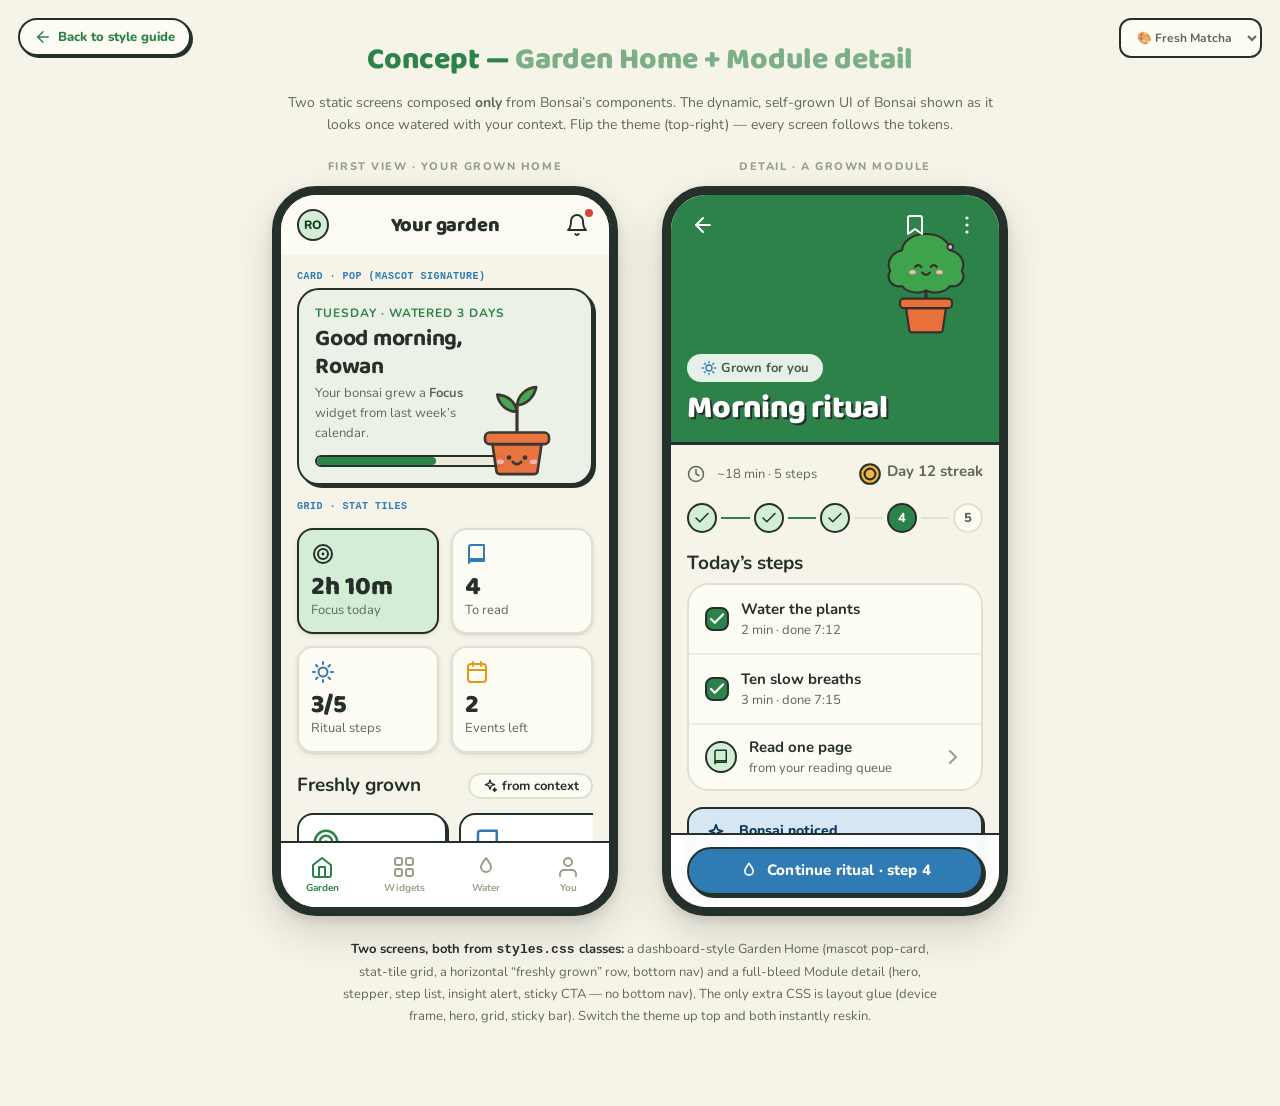
<file: design-system/concept.html>
<!doctype html>
<html lang="en">
<head>
<meta charset="utf-8">
<meta name="viewport" content="width=device-width, initial-scale=1">
<title>Bonsai · Concept</title>
<link href="https://fonts.googleapis.com/css2?family=Baloo+2:wght@500;600;700;800&family=Nunito:wght@400;600;700;800&family=Patrick+Hand&display=swap" rel="stylesheet">
<link rel="stylesheet" href="styles.css">
<style>
/* concept-page chrome only — the SCREENS are built from styles.css component classes */
body{font-family:var(--font-body);color:var(--on-surface);background:var(--bg);padding:36px 24px 80px;display:flex;flex-direction:column;align-items:center}
.head{max-width:720px;text-align:center;margin-bottom:22px}
.head h1{font:800 30px var(--font-display);color:var(--primary)}
.head p{color:var(--muted);font-size:14px;margin-top:8px;line-height:1.6}
.two{display:flex;gap:44px;flex-wrap:wrap;justify-content:center;align-items:flex-start}
.col{display:flex;flex-direction:column;align-items:center;gap:12px}
.col .label{font:800 11px var(--font-body);letter-spacing:.14em;text-transform:uppercase;color:var(--subtle)}
/* device frame */
.device{position:relative;width:346px;height:730px;background:var(--bg);border:9px solid var(--ink);border-radius:44px;overflow:hidden;box-shadow:var(--elev-3);display:flex;flex-direction:column}
.scrollbody{flex:1;overflow:auto;padding:var(--sp-16) var(--sp-16) 82px}
.scrollbody::-webkit-scrollbar{width:0}
.device .bottomnav{position:absolute;left:0;right:0;bottom:0}
/* layout glue only (NOT new components) */
.hero{background:var(--wash);border:2px solid var(--ink);box-shadow:var(--elev-pop);border-radius:var(--r-lg);padding:var(--sp-16);position:relative;overflow:hidden}
.hero .m{position:absolute;right:-6px;bottom:-14px;opacity:.96}
.tiles{display:grid;grid-template-columns:1fr 1fr;gap:var(--sp-12);margin-top:var(--sp-16)}
.tile{background:var(--surface);border:2px solid var(--border);border-radius:var(--r-md);padding:var(--sp-12);box-shadow:var(--elev-1)}
.tile .big{font:800 26px var(--font-display);color:var(--on-surface);line-height:1}
.tile.accent{background:var(--primary-container);border-color:var(--ink)}
.sectitle{display:flex;align-items:center;justify-content:space-between;margin:var(--sp-20) 0 var(--sp-8)}
.wcard{width:150px;background:var(--surface-2);border:2px solid var(--ink);box-shadow:var(--elev-pop-sm);border-radius:var(--r-md);padding:var(--sp-12)}
/* detail screen glue: full-bleed hero + sticky CTA */
.det-hero{height:250px;background:var(--primary);   /* FLAT — no gradients */position:relative;display:flex;align-items:flex-end;padding:var(--sp-16);border-bottom:3px solid var(--ink)}
.det-hero .m{position:absolute;right:8px;top:26px}
.det-body{padding:var(--sp-16) var(--sp-16) 96px}
.det-cta{position:absolute;left:0;right:0;bottom:0;padding:var(--sp-12) var(--sp-16);background:color-mix(in srgb,var(--surface-2) 92%,transparent);border-top:2px solid var(--ink);backdrop-filter:blur(4px)}
.note{font:800 10px var(--font-mono);color:var(--secondary);text-transform:uppercase;letter-spacing:.5px}
.legend{max-width:600px;margin-top:22px;font:13px var(--font-body);color:var(--muted);line-height:1.7;text-align:center}
.legend b{color:var(--on-surface)}
.backlink{position:fixed;top:18px;left:18px;z-index:50;display:inline-flex;align-items:center;gap:6px;
  font:800 13px var(--font-body);text-decoration:none;color:var(--primary);background:var(--surface);
  border:2px solid var(--ink);border-radius:999px;padding:8px 14px;box-shadow:var(--elev-pop-sm)}
.backlink:hover{filter:brightness(.97)}
#themeSel{position:fixed;top:18px;right:18px;z-index:50;font:700 12px var(--font-body);border:2px solid var(--ink);border-radius:12px;padding:9px 12px;background:var(--surface);color:var(--muted)}
</style>
</head>
<body>

<a class="backlink" href="index.html"><svg class="ico ico--sm"><use href="#i-back"/></svg> Back to style guide</a>
<select id="themeSel" title="Preview a theme"></select>

<!-- ICON SPRITE — copied from icons.html (self-contained via file://). -->
<svg width="0" height="0" style="position:absolute" aria-hidden="true">
  <symbol id="i-back" viewBox="0 0 24 24"><path d="M19 12H5"/><path d="M12 19l-7-7 7-7"/></symbol>
  <symbol id="i-menu" viewBox="0 0 24 24"><path d="M3 6h18M3 12h18M3 18h18"/></symbol>
  <symbol id="i-home" viewBox="0 0 24 24"><path d="M3 10l9-7 9 7v10a2 2 0 0 1-2 2H5a2 2 0 0 1-2-2z"/><path d="M9 22V12h6v10"/></symbol>
  <symbol id="i-grid" viewBox="0 0 24 24"><rect x="3" y="3" width="7" height="7" rx="2"/><rect x="14" y="3" width="7" height="7" rx="2"/><rect x="3" y="14" width="7" height="7" rx="2"/><rect x="14" y="14" width="7" height="7" rx="2"/></symbol>
  <symbol id="i-water" viewBox="0 0 24 24"><path d="M12 3c3 4 5 6.5 5 9a5 5 0 0 1-10 0c0-2.5 2-5 5-9z"/></symbol>
  <symbol id="i-user" viewBox="0 0 24 24"><path d="M20 21v-2a4 4 0 0 0-4-4H8a4 4 0 0 0-4 4v2"/><circle cx="12" cy="7" r="4"/></symbol>
  <symbol id="i-bell" viewBox="0 0 24 24"><path d="M18 8a6 6 0 0 0-12 0c0 7-3 9-3 9h18s-3-2-3-9"/><path d="M13.7 21a2 2 0 0 1-3.4 0"/></symbol>
  <symbol id="i-bookmark" viewBox="0 0 24 24"><path d="M19 21l-7-5-7 5V5a2 2 0 0 1 2-2h10a2 2 0 0 1 2 2z"/></symbol>
  <symbol id="i-target" viewBox="0 0 24 24"><circle cx="12" cy="12" r="9"/><circle cx="12" cy="12" r="5"/><circle cx="12" cy="12" r="1.4" fill="currentColor" stroke="none"/></symbol>
  <symbol id="i-book" viewBox="0 0 24 24"><path d="M4 5a2 2 0 0 1 2-2h13v16H6a2 2 0 0 0-2 2z"/><path d="M4 19a2 2 0 0 1 2-2h13"/></symbol>
  <symbol id="i-sun" viewBox="0 0 24 24"><circle cx="12" cy="12" r="4.5"/><path d="M12 2v2M12 20v2M4 12H2M22 12h-2M5 5l1.5 1.5M17.5 17.5L19 19M19 5l-1.5 1.5M6.5 17.5L5 19"/></symbol>
  <symbol id="i-calendar" viewBox="0 0 24 24"><rect x="3" y="4" width="18" height="18" rx="3"/><path d="M16 2v4M8 2v4M3 10h18"/></symbol>
  <symbol id="i-sparkle" viewBox="0 0 24 24"><path d="M12 3l1.8 5.2L19 10l-5.2 1.8L12 17l-1.8-5.2L5 10l5.2-1.8z"/><path d="M19 15l.7 2 2 .7-2 .7-.7 2-.7-2-2-.7 2-.7z"/></symbol>
  <symbol id="i-check" viewBox="0 0 24 24"><path d="M20 6L9 17l-5-5"/></symbol>
  <symbol id="i-plus" viewBox="0 0 24 24"><path d="M12 5v14M5 12h14"/></symbol>
  <symbol id="i-chevron-right" viewBox="0 0 24 24"><path d="M9 18l6-6-6-6"/></symbol>
  <symbol id="i-more-v" viewBox="0 0 24 24"><circle cx="12" cy="5" r="1.6" fill="currentColor" stroke="none"/><circle cx="12" cy="12" r="1.6" fill="currentColor" stroke="none"/><circle cx="12" cy="19" r="1.6" fill="currentColor" stroke="none"/></symbol>
  <symbol id="i-clock" viewBox="0 0 24 24"><circle cx="12" cy="12" r="10"/><path d="M12 6v6l4 2"/></symbol>
  <symbol id="m-sprout" viewBox="0 0 300 300">
    <path d="M150 182 V126" fill="none" stroke="var(--m-ink)" stroke-width="6" stroke-linecap="round"/>
    <path d="M150 140 C132 140 116 128 113 108 C132 109 147 121 150 140 Z" fill="var(--m-leaf)" stroke="var(--m-ink)" stroke-width="5" stroke-linejoin="round"/>
    <path d="M150 128 C167 127 182 114 186 94 C167 95 152 109 150 128 Z" fill="var(--m-leaf)" stroke="var(--m-ink)" stroke-width="5" stroke-linejoin="round"/>
    <path d="M104 201 L111.5 252 Q112.3 257 117.5 257 L182.5 257 Q187.7 257 188.5 252 L196 201 Z" fill="var(--m-pot)" stroke="var(--m-ink)" stroke-width="5" stroke-linejoin="round"/>
    <rect x="90" y="179" width="120" height="22" rx="9" fill="var(--m-pot)" stroke="var(--m-ink)" stroke-width="5"/>
    <circle cx="135" cy="226" r="4.5" fill="var(--m-ink)"/><circle cx="165" cy="226" r="4.5" fill="var(--m-ink)"/>
    <path d="M142 234 C147 240 153 240 158 234" fill="none" stroke="var(--m-ink)" stroke-width="5" stroke-linecap="round"/>
    <ellipse cx="119" cy="234" rx="7" ry="4.5" fill="var(--m-cheek)"/><ellipse cx="181" cy="234" rx="7" ry="4.5" fill="var(--m-cheek)"/>
  </symbol>
  <symbol id="m-bonsai" viewBox="0 0 300 300">
    <path d="M150 205 V152" fill="none" stroke="var(--m-ink)" stroke-width="7" stroke-linecap="round"/>
    <path d="M150 30 C185 30 205 50 205 67.5 C230 72.5 242.5 95 232.5 115 C245 135 225 155 205 150 C195 165 165 170 150 160 C135 170 105 165 95 150 C75 155 55 135 67.5 115 C57.5 95 70 72.5 95 67.5 C95 50 115 30 150 30 Z" fill="var(--m-leaf)" stroke="var(--m-ink)" stroke-width="5" stroke-linejoin="round"/>
    <path d="M125 106 Q132 98 139 106 M161 106 Q168 98 175 106" fill="none" stroke="var(--m-ink)" stroke-width="5" stroke-linecap="round"/>
    <path d="M141 119 C147 126 153 126 159 119" fill="none" stroke="var(--m-ink)" stroke-width="5" stroke-linecap="round"/>
    <ellipse cx="119" cy="118" rx="7.5" ry="5" fill="var(--m-cheek)"/><ellipse cx="181" cy="118" rx="7.5" ry="5" fill="var(--m-cheek)"/>
    <circle cx="206" cy="60" r="6.5" fill="var(--m-bud)" stroke="var(--m-ink)" stroke-width="4"/>
    <path d="M104 201 L111.5 252 Q112.3 257 117.5 257 L182.5 257 Q187.7 257 188.5 252 L196 201 Z" fill="var(--m-pot)" stroke="var(--m-ink)" stroke-width="5" stroke-linejoin="round"/>
    <rect x="90" y="179" width="120" height="22" rx="9" fill="var(--m-pot)" stroke="var(--m-ink)" stroke-width="5"/>
  </symbol>
</svg>

<div class="head">
  <h1>Concept — <span style="opacity:.6">Garden Home + Module detail</span></h1>
  <p>Two static screens composed <b>only</b> from Bonsai’s components. The dynamic, self-grown UI of Bonsai
     shown as it looks once watered with your context. Flip the theme (top-right) — every screen follows the tokens.</p>
</div>

<div class="two">

  <!-- ════════ SCREEN 1 · FIRST VIEW — Garden Home (dashboard composition) ════════ -->
  <div class="col">
    <div class="label">First view · your grown home</div>
    <div class="device">
      <div class="appbar appbar--center"><button class="icon-btn"><span class="avatar avatar--sm">RO</span></button><span class="ttl">Your garden</span><button class="icon-btn"><span class="badge-anchor"><svg class="ico"><use href="#i-bell"/></svg><span class="badge badge--dot"></span></span></button></div>
      <div class="scrollbody">
        <div class="note">card · pop (mascot signature)</div>
        <div class="hero" style="margin-top:6px">
          <div class="t-label" style="color:var(--primary)">Tuesday · watered 3 days</div>
          <div class="t-h2" style="margin:4px 0 2px;max-width:200px">Good morning,<br>Rowan</div>
          <div class="t-body-sm" style="max-width:190px">Your bonsai grew a <b>Focus</b> widget from last week’s calendar.</div>
          <div class="progress" style="margin-top:12px;max-width:190px"><div class="bar" style="width:64%"></div></div>
          <svg class="art art--xl m"><use href="#m-sprout"/></svg>
        </div>

        <div class="note" style="margin-top:16px">grid · stat tiles</div>
        <div class="tiles">
          <div class="tile accent"><svg class="ico"><use href="#i-target"/></svg><div class="big" style="margin-top:8px">2h 10m</div><div class="t-body-sm">Focus today</div></div>
          <div class="tile"><svg class="ico" style="color:var(--secondary)"><use href="#i-book"/></svg><div class="big" style="margin-top:8px">4</div><div class="t-body-sm">To read</div></div>
          <div class="tile"><svg class="ico" style="color:var(--info)"><use href="#i-sun"/></svg><div class="big" style="margin-top:8px">3/5</div><div class="t-body-sm">Ritual steps</div></div>
          <div class="tile"><svg class="ico" style="color:var(--warning)"><use href="#i-calendar"/></svg><div class="big" style="margin-top:8px">2</div><div class="t-body-sm">Events left</div></div>
        </div>

        <div class="sectitle"><div class="t-title">Freshly grown</div><span class="chip chip--assist" style="height:26px"><svg class="ico ico--sm"><use href="#i-sparkle"/></svg>from context</span></div>
        <div class="scrollrow">
          <div class="wcard"><svg class="ico ico--lg" style="color:var(--primary)"><use href="#i-target"/></svg><div class="t-subtitle" style="margin-top:8px">Deep work</div><div class="t-caption">9:00–11:00 block</div></div>
          <div class="wcard"><svg class="ico ico--lg" style="color:var(--secondary)"><use href="#i-book"/></svg><div class="t-subtitle" style="margin-top:8px">Reading queue</div><div class="t-caption">4 from your notes</div></div>
          <div class="wcard"><svg class="ico ico--lg" style="color:var(--info)"><use href="#i-water"/></svg><div class="t-subtitle" style="margin-top:8px">Add source</div><div class="t-caption">grow more</div></div>
        </div>
      </div>
      <div class="bottomnav">
        <div class="ni is-active"><span class="pill"></span><svg class="ico"><use href="#i-home"/></svg>Garden</div>
        <div class="ni"><svg class="ico"><use href="#i-grid"/></svg>Widgets</div>
        <div class="ni"><svg class="ico"><use href="#i-water"/></svg>Water</div>
        <div class="ni"><svg class="ico"><use href="#i-user"/></svg>You</div>
      </div>
    </div>
  </div>

  <!-- ════════ SCREEN 2 · DETAIL — Module detail (full-bleed hero + sticky CTA, no bottom nav) ════════ -->
  <div class="col">
    <div class="label">Detail · a grown module</div>
    <div class="device">
      <div class="appbar appbar--transparent" style="position:absolute;left:0;right:0;top:0;z-index:3"><button class="icon-btn" style="color:var(--on-primary)"><svg class="ico"><use href="#i-back"/></svg></button><div style="flex:1"></div><button class="icon-btn" style="color:var(--on-primary)"><svg class="ico"><use href="#i-bookmark"/></svg></button><button class="icon-btn" style="color:var(--on-primary)"><svg class="ico"><use href="#i-more-v"/></svg></button></div>
      <div class="scrollbody" style="padding:0">
        <div class="det-hero">
          <svg class="art art--xl m" style="width:130px;height:130px"><use href="#m-bonsai"/></svg>
          <div style="position:relative;z-index:2">
            <span class="chip" style="height:28px;background:color-mix(in srgb,var(--surface-2) 88%,transparent)"><svg class="ico ico--sm" style="color:var(--secondary)"><use href="#i-sun"/></svg>Grown for you</span>
            <div class="t-display" style="color:var(--on-primary);font-size:32px;margin-top:10px;text-shadow:2px 2px 0 var(--ink)">Morning ritual</div>
          </div>
        </div>
        <div class="det-body">
          <div class="row" style="justify-content:space-between">
            <div class="row"><svg class="ico ico--sm" style="color:var(--muted)"><use href="#i-clock"/></svg><span class="t-body-sm">~18 min · 5 steps</span></div>
            <div class="rating"><svg class="ico ico--sm on"><use href="#i-target"/></svg><span class="t-subtitle">Day 12 streak</span></div>
          </div>

          <div class="stepper" style="margin-top:16px">
            <div class="step is-done"><span class="dot"><svg class="ico ico--sm"><use href="#i-check"/></svg></span></div><div class="connector" style="background:var(--primary)"></div>
            <div class="step is-done"><span class="dot"><svg class="ico ico--sm"><use href="#i-check"/></svg></span></div><div class="connector" style="background:var(--primary)"></div>
            <div class="step is-done"><span class="dot"><svg class="ico ico--sm"><use href="#i-check"/></svg></span></div><div class="connector"></div>
            <div class="step is-active"><span class="dot">4</span></div><div class="connector"></div>
            <div class="step"><span class="dot">5</span></div>
          </div>

          <div class="t-title" style="margin:18px 0 8px">Today’s steps</div>
          <div class="list" style="border:2px solid var(--border)">
            <div class="list-item"><span class="check is-checked"><span class="box"><svg class="ico"><use href="#i-check"/></svg></span></span><div class="li-body"><div class="li-title">Water the plants</div><div class="li-sub">2 min · done 7:12</div></div></div>
            <div class="list-item"><span class="check is-checked"><span class="box"><svg class="ico"><use href="#i-check"/></svg></span></span><div class="li-body"><div class="li-title">Ten slow breaths</div><div class="li-sub">3 min · done 7:15</div></div></div>
            <div class="list-item"><span class="avatar avatar--sm" style="background:var(--primary-container)"><svg class="ico ico--sm"><use href="#i-book"/></svg></span><div class="li-body"><div class="li-title">Read one page</div><div class="li-sub">from your reading queue</div></div><span class="li-trail"><svg class="ico"><use href="#i-chevron-right"/></svg></span></div>
          </div>

          <div class="alert" style="margin-top:16px"><svg class="ico"><use href="#i-sparkle"/></svg><div><div class="a-title">Bonsai noticed</div><div class="a-body">You finish rituals faster on sunny mornings — want an earlier reminder?</div></div></div>
        </div>
      </div>
      <div class="det-cta"><button class="btn btn-contained btn--secondary" style="width:100%"><svg class="ico"><use href="#i-water"/></svg>Continue ritual · step 4</button></div>
    </div>
  </div>

</div>

<div class="legend">
  <b>Two screens, both from <code>styles.css</code> classes:</b> a dashboard-style Garden Home (mascot pop-card,
  stat-tile grid, a horizontal “freshly grown” row, bottom nav) and a full-bleed Module detail (hero, stepper,
  step list, insight alert, sticky CTA — no bottom nav). The only extra CSS is layout glue (device frame, hero,
  grid, sticky bar). Switch the theme up top and both instantly reskin.
</div>

<script>
const THEMES=[['','Fresh Matcha'],['sage','Sage & Clay'],['grove','Bright Grove'],['dusk','Dusk Garden']];
themeSel.innerHTML=THEMES.map(([v,l])=>`<option value="${v}">🎨 ${l}</option>`).join('');
themeSel.onchange=()=>{if(themeSel.value)document.documentElement.dataset.theme=themeSel.value;else document.documentElement.removeAttribute('data-theme');};
</script>
</body>
</html>
</file>
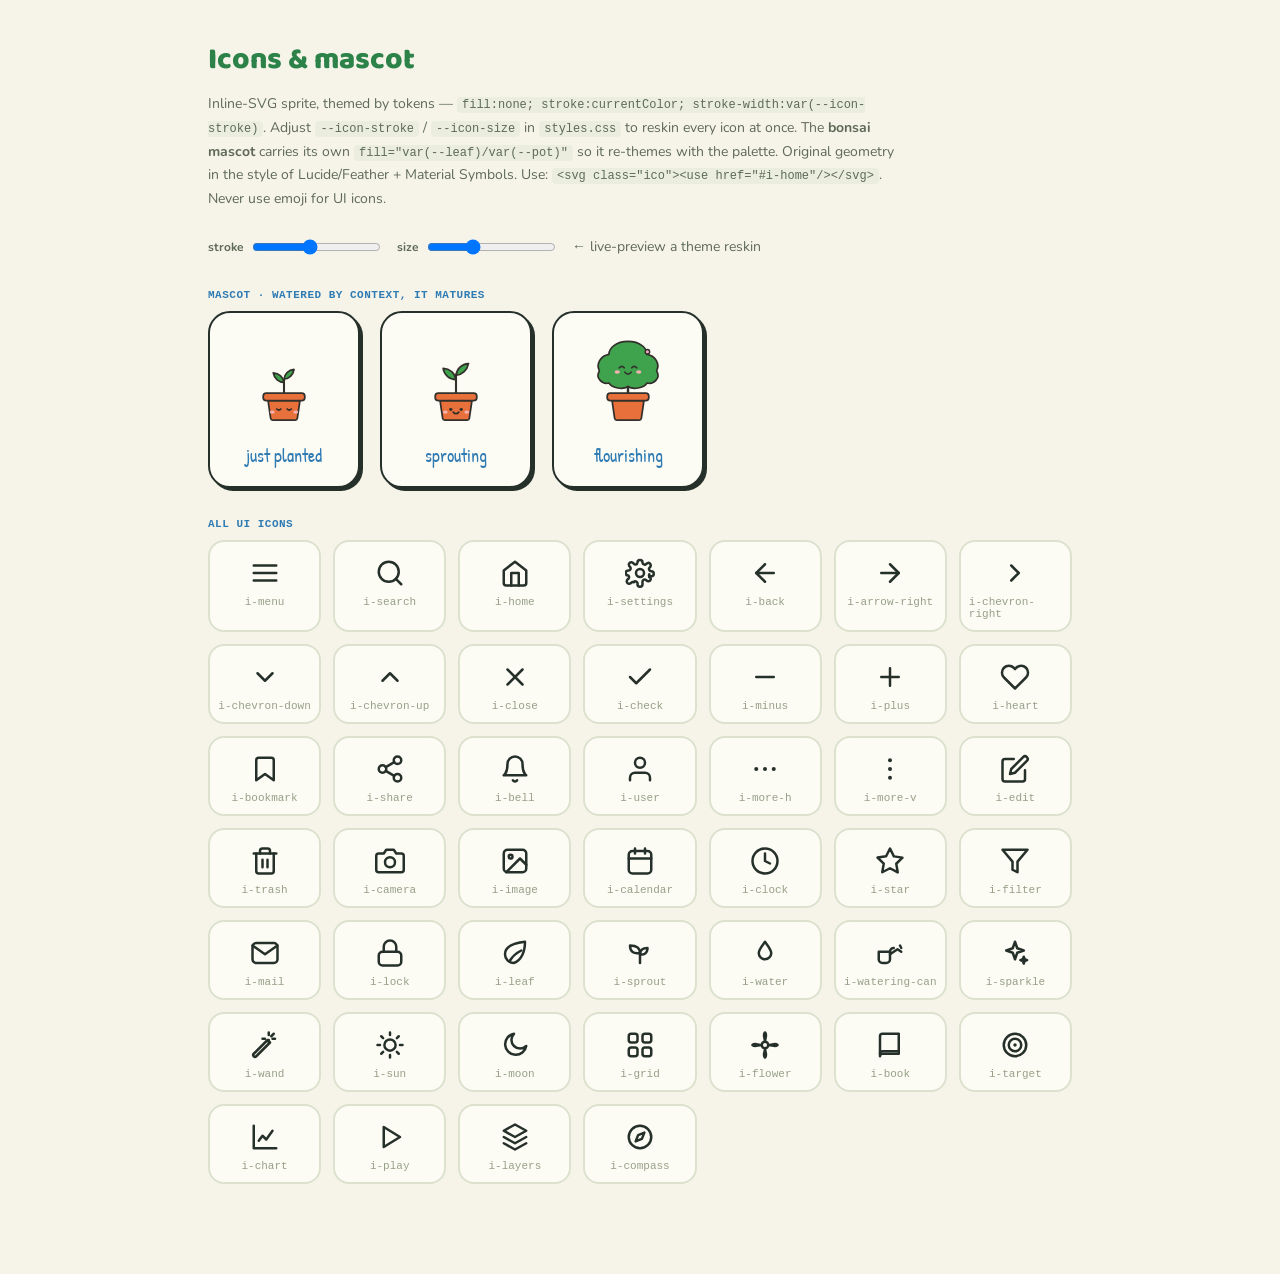
<file: design-system/icons.html>
<!doctype html>
<html lang="en">
<head>
<meta charset="utf-8">
<meta name="viewport" content="width=device-width, initial-scale=1">
<title>Bonsai · Icons & Mascot</title>
<link href="https://fonts.googleapis.com/css2?family=Baloo+2:wght@500;600;700;800&family=Nunito:wght@400;600;700;800&family=Patrick+Hand&display=swap" rel="stylesheet">
<link rel="stylesheet" href="styles.css">
<style>
body{font-family:var(--font-body);color:var(--on-surface);background:var(--bg);padding:36px 28px 80px;max-width:920px;margin:0 auto}
h1{font:800 30px var(--font-display);color:var(--primary)}
.lede{color:var(--muted);font-size:14px;margin:8px 0 24px;line-height:1.7;max-width:700px}
.lede code{font:12px var(--font-mono);background:var(--border-faint);padding:1px 5px;border-radius:4px}
.controls{display:flex;gap:16px;align-items:center;margin-bottom:22px;flex-wrap:wrap}
.controls label{font:700 12px var(--font-body);color:var(--muted);display:flex;gap:8px;align-items:center}
.grid{display:grid;grid-template-columns:repeat(auto-fill,minmax(110px,1fr));gap:12px}
.tile{background:var(--surface);border:2px solid var(--border);border-radius:var(--r-md);
  padding:16px 8px 10px;display:flex;flex-direction:column;align-items:center;gap:8px;color:var(--on-surface)}
.tile .name{font:11px var(--font-mono);color:var(--subtle)}
.note{font:800 11px var(--font-mono);color:var(--secondary);text-transform:uppercase;letter-spacing:.5px;margin:30px 0 10px}
.mascots{display:flex;gap:20px;flex-wrap:wrap}
.mascots .m{background:var(--surface);border:2px solid var(--ink);box-shadow:var(--elev-pop);border-radius:var(--r-lg);
  padding:18px 22px;display:flex;flex-direction:column;align-items:center;gap:8px}
.mascots .m .cap{font:400 18px var(--font-hand);color:var(--secondary)}
</style>
</head>
<body>

<!-- =========================================================================
     BONSAI ICON SPRITE — copy this whole <svg> block to the TOP of index.html
     and concept.html (right after <body>) so icons work self-contained via
     file://. Use with:  <svg class="ico"><use href="#i-home"/></svg>
     Style/theme via styles.css (.ico + --icon-size/--icon-stroke).
     Geometry is original, drawn in the style of Lucide/Feather (MIT) +
     Material Symbols (Apache-2.0). Mascots carry their own CSS-var fills so
     they re-theme too. NEVER use emoji for UI.
     ========================================================================= -->
<svg width="0" height="0" style="position:absolute" aria-hidden="true" id="bonsai-sprite">
  <!-- core UI -->
  <symbol id="i-menu" viewBox="0 0 24 24"><path d="M3 6h18M3 12h18M3 18h18"/></symbol>
  <symbol id="i-search" viewBox="0 0 24 24"><circle cx="11" cy="11" r="8"/><path d="M21 21l-4.35-4.35"/></symbol>
  <symbol id="i-home" viewBox="0 0 24 24"><path d="M3 10l9-7 9 7v10a2 2 0 0 1-2 2H5a2 2 0 0 1-2-2z"/><path d="M9 22V12h6v10"/></symbol>
  <symbol id="i-settings" viewBox="0 0 24 24"><circle cx="12" cy="12" r="3.2"/><path d="M19.4 13a1.7 1.7 0 0 0 .3 1.9l.1.1a2 2 0 1 1-2.8 2.8l-.1-.1a1.7 1.7 0 0 0-2.9 1.2V21a2 2 0 0 1-4 0v-.2A1.7 1.7 0 0 0 7 19.4a1.7 1.7 0 0 0-1.9.3l-.1.1a2 2 0 1 1-2.8-2.8l.1-.1A1.7 1.7 0 0 0 2.6 14a2 2 0 0 1 0-4h.2a1.7 1.7 0 0 0 1.2-2.9l-.1-.1A2 2 0 1 1 6.7 4.2l.1.1A1.7 1.7 0 0 0 10 3.6 2 2 0 0 1 14 3.6a1.7 1.7 0 0 0 2.9 1.2l.1-.1a2 2 0 1 1 2.8 2.8l-.1.1a1.7 1.7 0 0 0-.3 1.9 1.7 1.7 0 0 0 1.6 1H21a2 2 0 0 1 0 4h-.2a1.7 1.7 0 0 0-1.4.9z"/></symbol>
  <symbol id="i-back" viewBox="0 0 24 24"><path d="M19 12H5"/><path d="M12 19l-7-7 7-7"/></symbol>
  <symbol id="i-arrow-right" viewBox="0 0 24 24"><path d="M5 12h14"/><path d="M12 5l7 7-7 7"/></symbol>
  <symbol id="i-chevron-right" viewBox="0 0 24 24"><path d="M9 18l6-6-6-6"/></symbol>
  <symbol id="i-chevron-down" viewBox="0 0 24 24"><path d="M6 9l6 6 6-6"/></symbol>
  <symbol id="i-chevron-up" viewBox="0 0 24 24"><path d="M18 15l-6-6-6 6"/></symbol>
  <symbol id="i-close" viewBox="0 0 24 24"><path d="M18 6L6 18M6 6l12 12"/></symbol>
  <symbol id="i-check" viewBox="0 0 24 24"><path d="M20 6L9 17l-5-5"/></symbol>
  <symbol id="i-minus" viewBox="0 0 24 24"><path d="M5 12h14"/></symbol>
  <symbol id="i-plus" viewBox="0 0 24 24"><path d="M12 5v14M5 12h14"/></symbol>
  <symbol id="i-heart" viewBox="0 0 24 24"><path d="M20.8 4.6a5.5 5.5 0 0 0-7.8 0L12 5.7l-1-1.1a5.5 5.5 0 1 0-7.8 7.8L12 21.2l8.8-8.8a5.5 5.5 0 0 0 0-7.8z"/></symbol>
  <symbol id="i-bookmark" viewBox="0 0 24 24"><path d="M19 21l-7-5-7 5V5a2 2 0 0 1 2-2h10a2 2 0 0 1 2 2z"/></symbol>
  <symbol id="i-share" viewBox="0 0 24 24"><circle cx="18" cy="5" r="3"/><circle cx="6" cy="12" r="3"/><circle cx="18" cy="19" r="3"/><path d="M8.6 13.5l6.8 4M15.4 6.5l-6.8 4"/></symbol>
  <symbol id="i-bell" viewBox="0 0 24 24"><path d="M18 8a6 6 0 0 0-12 0c0 7-3 9-3 9h18s-3-2-3-9"/><path d="M13.7 21a2 2 0 0 1-3.4 0"/></symbol>
  <symbol id="i-user" viewBox="0 0 24 24"><path d="M20 21v-2a4 4 0 0 0-4-4H8a4 4 0 0 0-4 4v2"/><circle cx="12" cy="7" r="4"/></symbol>
  <symbol id="i-more-h" viewBox="0 0 24 24"><circle cx="5" cy="12" r="1.6" fill="currentColor" stroke="none"/><circle cx="12" cy="12" r="1.6" fill="currentColor" stroke="none"/><circle cx="19" cy="12" r="1.6" fill="currentColor" stroke="none"/></symbol>
  <symbol id="i-more-v" viewBox="0 0 24 24"><circle cx="12" cy="5" r="1.6" fill="currentColor" stroke="none"/><circle cx="12" cy="12" r="1.6" fill="currentColor" stroke="none"/><circle cx="12" cy="19" r="1.6" fill="currentColor" stroke="none"/></symbol>
  <symbol id="i-edit" viewBox="0 0 24 24"><path d="M11 4H4a2 2 0 0 0-2 2v14a2 2 0 0 0 2 2h14a2 2 0 0 0 2-2v-7"/><path d="M18.5 2.5a2.12 2.12 0 0 1 3 3L12 15l-4 1 1-4z"/></symbol>
  <symbol id="i-trash" viewBox="0 0 24 24"><path d="M3 6h18"/><path d="M19 6v14a2 2 0 0 1-2 2H7a2 2 0 0 1-2-2V6m3 0V4a2 2 0 0 1 2-2h4a2 2 0 0 1 2 2v2"/><path d="M10 11v6M14 11v6"/></symbol>
  <symbol id="i-camera" viewBox="0 0 24 24"><path d="M23 19a2 2 0 0 1-2 2H3a2 2 0 0 1-2-2V8a2 2 0 0 1 2-2h4l2-3h6l2 3h4a2 2 0 0 1 2 2z"/><circle cx="12" cy="13" r="4"/></symbol>
  <symbol id="i-image" viewBox="0 0 24 24"><rect x="3" y="3" width="18" height="18" rx="3"/><circle cx="8.5" cy="8.5" r="1.5"/><path d="M21 15l-5-5L5 21"/></symbol>
  <symbol id="i-calendar" viewBox="0 0 24 24"><rect x="3" y="4" width="18" height="18" rx="3"/><path d="M16 2v4M8 2v4M3 10h18"/></symbol>
  <symbol id="i-clock" viewBox="0 0 24 24"><circle cx="12" cy="12" r="10"/><path d="M12 6v6l4 2"/></symbol>
  <symbol id="i-star" viewBox="0 0 24 24"><path d="M12 2l3.1 6.3 6.9 1-5 4.9 1.2 6.9L12 17.8 5.8 21l1.2-6.9-5-4.9 6.9-1z"/></symbol>
  <symbol id="i-filter" viewBox="0 0 24 24"><path d="M22 3H2l8 9.5V19l4 2v-8.5z"/></symbol>
  <symbol id="i-mail" viewBox="0 0 24 24"><rect x="2" y="4" width="20" height="16" rx="3"/><path d="M22 6l-10 7L2 6"/></symbol>
  <symbol id="i-lock" viewBox="0 0 24 24"><rect x="3" y="11" width="18" height="11" rx="3"/><path d="M7 11V7a5 5 0 0 1 10 0v4"/></symbol>
  <!-- Bonsai domain glyphs -->
  <symbol id="i-leaf" viewBox="0 0 24 24"><path d="M11 20A7 7 0 0 1 4 13c0-6 6-9 16-10 0 8-3 15-9 17z"/><path d="M8 18c2.5-4 5-6 9-8"/></symbol>
  <symbol id="i-sprout" viewBox="0 0 24 24"><path d="M12 20v-8"/><path d="M12 12C12 8 9 6 4 6c0 5 3 7 8 6z"/><path d="M12 13c0-3 2-5 6-5 0 4-3 6-6 5z"/></symbol>
  <symbol id="i-water" viewBox="0 0 24 24"><path d="M12 3c3 4 5 6.5 5 9a5 5 0 0 1-10 0c0-2.5 2-5 5-9z"/></symbol>
  <symbol id="i-watering-can" viewBox="0 0 24 24"><path d="M3 11h9v6a3 3 0 0 1-3 3H6a3 3 0 0 1-3-3z"/><path d="M12 13l6-4 3 2"/><path d="M12 11c0-2 1.5-3 3-3"/><path d="M20 6l1 2"/></symbol>
  <symbol id="i-sparkle" viewBox="0 0 24 24"><path d="M12 3l1.8 5.2L19 10l-5.2 1.8L12 17l-1.8-5.2L5 10l5.2-1.8z"/><path d="M19 15l.7 2 2 .7-2 .7-.7 2-.7-2-2-.7 2-.7z"/></symbol>
  <symbol id="i-wand" viewBox="0 0 24 24"><path d="M15 4V2M15 10V8M12 7h-2M20 7h-2"/><path d="M17 5l2-2"/><path d="M5 21L16 10l-2-2L3 19a1.4 1.4 0 0 0 2 2z"/></symbol>
  <symbol id="i-sun" viewBox="0 0 24 24"><circle cx="12" cy="12" r="4.5"/><path d="M12 2v2M12 20v2M4 12H2M22 12h-2M5 5l1.5 1.5M17.5 17.5L19 19M19 5l-1.5 1.5M6.5 17.5L5 19"/></symbol>
  <symbol id="i-moon" viewBox="0 0 24 24"><path d="M21 12.8A8.5 8.5 0 1 1 11.2 3a6.6 6.6 0 0 0 9.8 9.8z"/></symbol>
  <symbol id="i-grid" viewBox="0 0 24 24"><rect x="3" y="3" width="7" height="7" rx="2"/><rect x="14" y="3" width="7" height="7" rx="2"/><rect x="3" y="14" width="7" height="7" rx="2"/><rect x="14" y="14" width="7" height="7" rx="2"/></symbol>
  <symbol id="i-flower" viewBox="0 0 24 24"><circle cx="12" cy="12" r="2.6"/><path d="M12 9.4C12 6 10 4 12 2c2 2 0 4 0 7.4M12 14.6c0 3.4-2 5.4 0 7.4 2-2 0-4 0-7.4M9.4 12C6 12 4 14 2 12c2-2 4 0 7.4 0M14.6 12c3.4 0 5.4-2 7.4 0-2 2-4 0-7.4 0"/></symbol>
  <symbol id="i-book" viewBox="0 0 24 24"><path d="M4 5a2 2 0 0 1 2-2h13v16H6a2 2 0 0 0-2 2z"/><path d="M4 19a2 2 0 0 1 2-2h13"/></symbol>
  <symbol id="i-target" viewBox="0 0 24 24"><circle cx="12" cy="12" r="9"/><circle cx="12" cy="12" r="5"/><circle cx="12" cy="12" r="1.4" fill="currentColor" stroke="none"/></symbol>
  <symbol id="i-chart" viewBox="0 0 24 24"><path d="M3 3v18h18"/><path d="M7 15l3-4 3 3 5-7"/></symbol>
  <symbol id="i-play" viewBox="0 0 24 24"><path d="M7 4l13 8-13 8z"/></symbol>
  <symbol id="i-layers" viewBox="0 0 24 24"><path d="M12 2l9 5-9 5-9-5z"/><path d="M3 12l9 5 9-5M3 17l9 5 9-5"/></symbol>
  <symbol id="i-compass" viewBox="0 0 24 24"><circle cx="12" cy="12" r="9"/><path d="M15.5 8.5l-2 5-5 2 2-5z"/></symbol>
  <!-- ===== MASCOT — growth stages (own fills via CSS vars, so they re-theme) ===== -->
  <symbol id="m-seed" viewBox="0 0 300 300">
    <path d="M150 182 V142" fill="none" stroke="var(--m-ink)" stroke-width="6" stroke-linecap="round"/>
    <path d="M150 148 C135 148 122 138 119 121 C136 122 148 133 150 148 Z" fill="var(--m-leaf)" stroke="var(--m-ink)" stroke-width="5" stroke-linejoin="round"/>
    <path d="M150 139 C164 138 176 127 179 111 C163 112 151 124 150 139 Z" fill="var(--m-leaf)" stroke="var(--m-ink)" stroke-width="5" stroke-linejoin="round"/>
    <path d="M104 201 L111.5 252 Q112.3 257 117.5 257 L182.5 257 Q187.7 257 188.5 252 L196 201 Z" fill="var(--m-pot)" stroke="var(--m-ink)" stroke-width="5" stroke-linejoin="round"/>
    <rect x="90" y="179" width="120" height="22" rx="9" fill="var(--m-pot)" stroke="var(--m-ink)" stroke-width="5"/>
    <path d="M129 225 Q135 231 141 225 M159 225 Q165 231 171 225" fill="none" stroke="var(--m-ink)" stroke-width="5" stroke-linecap="round"/>
    <ellipse cx="116" cy="234" rx="7" ry="4.5" fill="var(--m-cheek)"/><ellipse cx="184" cy="234" rx="7" ry="4.5" fill="var(--m-cheek)"/>
  </symbol>
  <symbol id="m-sprout" viewBox="0 0 300 300">
    <path d="M150 182 V126" fill="none" stroke="var(--m-ink)" stroke-width="6" stroke-linecap="round"/>
    <path d="M150 140 C132 140 116 128 113 108 C132 109 147 121 150 140 Z" fill="var(--m-leaf)" stroke="var(--m-ink)" stroke-width="5" stroke-linejoin="round"/>
    <path d="M150 128 C167 127 182 114 186 94 C167 95 152 109 150 128 Z" fill="var(--m-leaf)" stroke="var(--m-ink)" stroke-width="5" stroke-linejoin="round"/>
    <path d="M104 201 L111.5 252 Q112.3 257 117.5 257 L182.5 257 Q187.7 257 188.5 252 L196 201 Z" fill="var(--m-pot)" stroke="var(--m-ink)" stroke-width="5" stroke-linejoin="round"/>
    <rect x="90" y="179" width="120" height="22" rx="9" fill="var(--m-pot)" stroke="var(--m-ink)" stroke-width="5"/>
    <circle cx="135" cy="226" r="4.5" fill="var(--m-ink)"/><circle cx="165" cy="226" r="4.5" fill="var(--m-ink)"/>
    <path d="M142 234 C147 240 153 240 158 234" fill="none" stroke="var(--m-ink)" stroke-width="5" stroke-linecap="round"/>
    <ellipse cx="119" cy="234" rx="7" ry="4.5" fill="var(--m-cheek)"/><ellipse cx="181" cy="234" rx="7" ry="4.5" fill="var(--m-cheek)"/>
  </symbol>
  <symbol id="m-bonsai" viewBox="0 0 300 300">
    <path d="M150 205 V152" fill="none" stroke="var(--m-ink)" stroke-width="7" stroke-linecap="round"/>
    <path d="M150 30 C185 30 205 50 205 67.5 C230 72.5 242.5 95 232.5 115 C245 135 225 155 205 150 C195 165 165 170 150 160 C135 170 105 165 95 150 C75 155 55 135 67.5 115 C57.5 95 70 72.5 95 67.5 C95 50 115 30 150 30 Z" fill="var(--m-leaf)" stroke="var(--m-ink)" stroke-width="5" stroke-linejoin="round"/>
    <path d="M125 106 Q132 98 139 106 M161 106 Q168 98 175 106" fill="none" stroke="var(--m-ink)" stroke-width="5" stroke-linecap="round"/>
    <path d="M141 119 C147 126 153 126 159 119" fill="none" stroke="var(--m-ink)" stroke-width="5" stroke-linecap="round"/>
    <ellipse cx="119" cy="118" rx="7.5" ry="5" fill="var(--m-cheek)"/><ellipse cx="181" cy="118" rx="7.5" ry="5" fill="var(--m-cheek)"/>
    <circle cx="206" cy="60" r="6.5" fill="var(--m-bud)" stroke="var(--m-ink)" stroke-width="4"/>
    <path d="M104 201 L111.5 252 Q112.3 257 117.5 257 L182.5 257 Q187.7 257 188.5 252 L196 201 Z" fill="var(--m-pot)" stroke="var(--m-ink)" stroke-width="5" stroke-linejoin="round"/>
    <rect x="90" y="179" width="120" height="22" rx="9" fill="var(--m-pot)" stroke="var(--m-ink)" stroke-width="5"/>
  </symbol>
</svg>

<h1>Icons &amp; mascot</h1>
<p class="lede">Inline-SVG sprite, themed by tokens — <code>fill:none; stroke:currentColor;
  stroke-width:var(--icon-stroke)</code>. Adjust <code>--icon-stroke</code> / <code>--icon-size</code> in
  <code>styles.css</code> to reskin every icon at once. The <b>bonsai mascot</b> carries its own
  <code>fill="var(--leaf)/var(--pot)"</code> so it re-themes with the palette. Original geometry in the
  style of Lucide/Feather + Material Symbols. Use: <code>&lt;svg class="ico"&gt;&lt;use href="#i-home"/&gt;&lt;/svg&gt;</code>.
  Never use emoji for UI icons.</p>

<div class="controls">
  <label>stroke <input type="range" min="1.2" max="3" step="0.1" value="2" oninput="document.documentElement.style.setProperty('--icon-stroke',this.value)"></label>
  <label>size <input type="range" min="16" max="40" step="2" value="24" oninput="document.documentElement.style.setProperty('--icon-size',this.value+'px')"></label>
  <span class="lede" style="margin:0">← live-preview a theme reskin</span>
</div>

<div class="note">Mascot · watered by context, it matures</div>
<div class="mascots">
  <div class="m"><svg class="art art--lg"><use href="#m-seed"/></svg><span class="cap">just planted</span></div>
  <div class="m"><svg class="art art--lg"><use href="#m-sprout"/></svg><span class="cap">sprouting</span></div>
  <div class="m"><svg class="art art--lg"><use href="#m-bonsai"/></svg><span class="cap">flourishing</span></div>
</div>

<div class="note">All UI icons</div>
<div class="grid" id="grid"></div>

<script>
const ICONS=['menu','search','home','settings','back','arrow-right','chevron-right','chevron-down','chevron-up',
  'close','check','minus','plus','heart','bookmark','share','bell','user','more-h','more-v','edit','trash',
  'camera','image','calendar','clock','star','filter','mail','lock',
  'leaf','sprout','water','watering-can','sparkle','wand','sun','moon','grid','flower','book','target','chart','play','layers','compass'];
grid.innerHTML=ICONS.map(n=>`<div class="tile"><svg class="ico ico--lg"><use href="#i-${n}"/></svg><div class="name">i-${n}</div></div>`).join('');
</script>
</body>
</html>
</file>
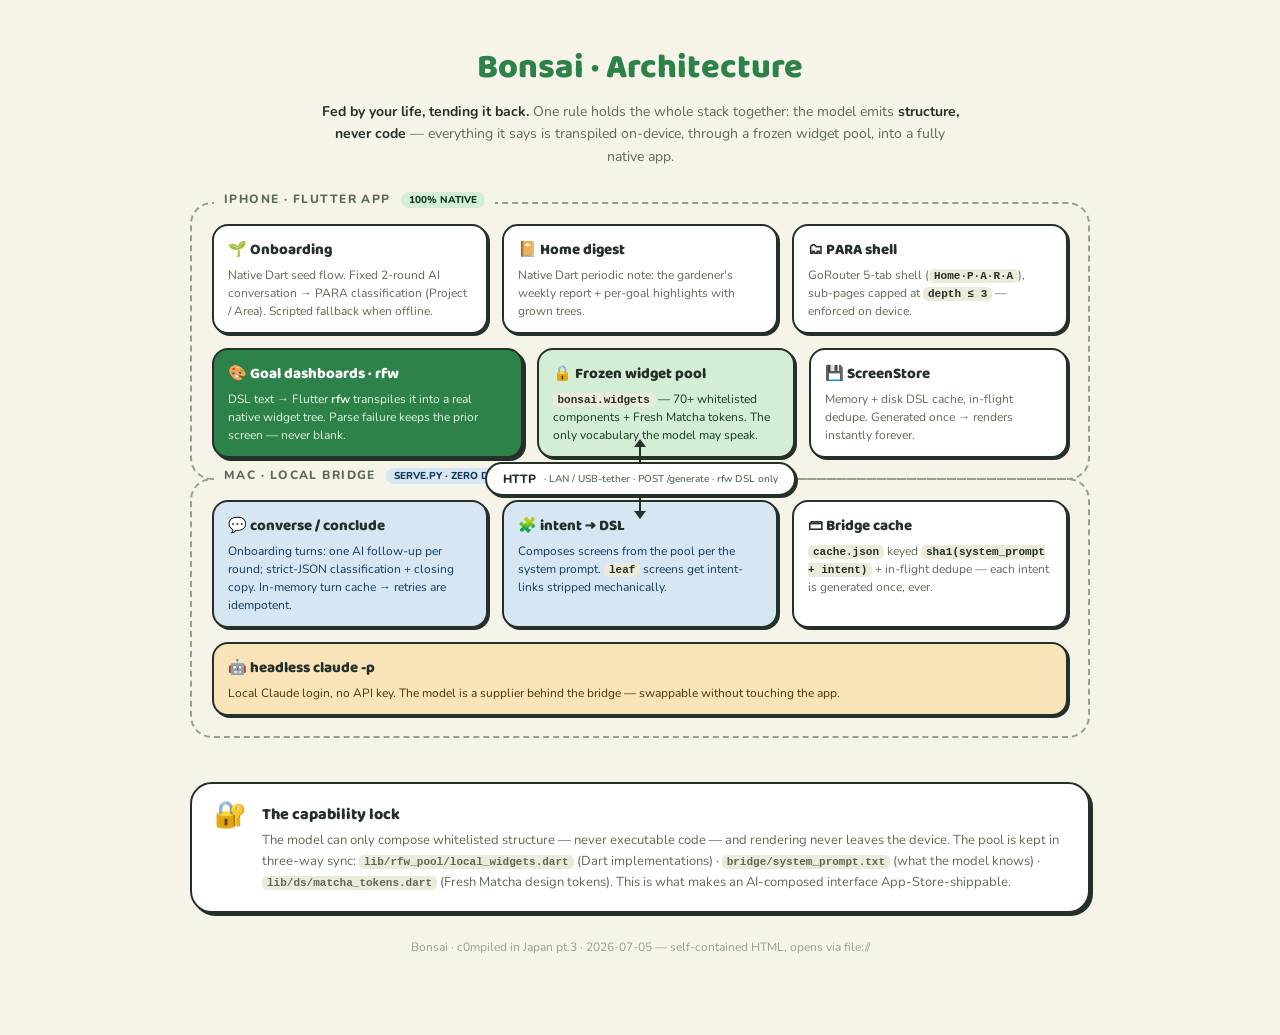
<file: docs/architecture.html>
<!doctype html>
<html lang="en">
<head>
<meta charset="utf-8">
<meta name="viewport" content="width=device-width, initial-scale=1">
<title>Bonsai · Tech Architecture</title>
<link href="https://fonts.googleapis.com/css2?family=Baloo+2:wght@600;700;800&family=Nunito:wght@400;600;700;800&display=swap" rel="stylesheet">
<style>
/* Fresh Matcha tokens (self-contained mirror of design-system/styles.css) */
:root{
  --primary:#2C8248; --on-primary:#FFF; --primary-container:#D4EDD6; --on-primary-container:#123A1E;
  --secondary:#2F7BB4; --secondary-container:#D6E6F3; --on-secondary-container:#123A5E;
  --accent:#F4B63C; --on-accent:#3A2900; --warn-container:#F8E4B8; --on-warn:#4A3300;
  --bg:#F6F4E9; --surface:#FCFBF4; --surface-2:#FFF; --sunken:#ECEADB;
  --ink:#26302A; --muted:#5E6A56; --subtle:#97A088; --border:#DCE2CE;
  --pop:3px 3px 0 0 var(--ink); --pop-sm:2px 2px 0 0 var(--ink);
  --r:16px; --r-lg:22px;
}
*{box-sizing:border-box;margin:0;padding:0}
html{-webkit-text-size-adjust:100%}
body{font-family:'Nunito',sans-serif;background:var(--bg);color:var(--ink);padding:40px 24px 80px;display:flex;flex-direction:column;align-items:center;overflow-x:hidden}
h1{font:800 34px 'Baloo 2';color:var(--primary);text-align:center}
.sub{color:var(--muted);font-size:14px;margin:6px 0 34px;text-align:center;max-width:640px;line-height:1.6}
.sub b{color:var(--ink)}

.diagram{display:flex;flex-direction:column;align-items:center;gap:0;width:100%;max-width:900px}

/* zones */
.zone{width:100%;border:2px dashed var(--subtle);border-radius:var(--r-lg);padding:20px;position:relative;background:transparent}
.zone+.zone{margin-top:54px}
.zone .zlabel{position:absolute;top:-13px;left:22px;max-width:calc(100% - 34px);background:var(--bg);padding:0 10px;font:800 12px 'Nunito';letter-spacing:.12em;color:var(--muted);text-transform:uppercase;white-space:nowrap;overflow:hidden;text-overflow:ellipsis}
.zone .zlabel .chip{display:inline-block;margin-left:6px;padding:1px 8px;border-radius:999px;font-size:10px;letter-spacing:0}
.chip.native{background:var(--primary-container);color:var(--on-primary-container)}
.chip.mac{background:var(--secondary-container);color:var(--on-secondary-container)}

/* boxes — mobile-first: single column, widen at breakpoints */
.grid{display:grid;gap:14px;grid-template-columns:1fr}
.box{background:var(--surface-2);border:2px solid var(--ink);border-radius:var(--r);box-shadow:var(--pop-sm);padding:12px 14px}
.box h3{font:800 15px 'Baloo 2';display:flex;align-items:center;gap:6px}
.box p{font-size:12px;color:var(--muted);line-height:1.5;margin-top:4px}
.box code{font:700 11px ui-monospace,monospace;background:var(--sunken);padding:1px 5px;border-radius:5px;color:var(--ink);overflow-wrap:anywhere}
.box.hero{background:var(--primary);color:var(--on-primary);box-shadow:var(--pop)}
.box.hero h3{color:var(--on-primary)}
.box.hero p{color:#E4F2E4}
.box.hero code{background:rgba(255,255,255,.18);color:#fff}
.box.pool{background:var(--primary-container)}
.box.pool p{color:var(--on-primary-container)}
.box.blue{background:var(--secondary-container)}
.box.blue p{color:var(--on-secondary-container)}
.box.warn{background:var(--warn-container)}
.box.warn p{color:var(--on-warn)}

/* desktop-ish layouts */
@media (min-width:600px){
  .grid.c3{grid-template-columns:1fr 1fr}
  .grid.c-hero{grid-template-columns:1fr 1fr}
}
@media (min-width:820px){
  .grid.c3{grid-template-columns:1fr 1fr 1fr}
  .grid.c-hero{grid-template-columns:1.2fr 1fr 1fr}
}

/* arrows between zones */
.link{display:flex;flex-direction:column;align-items:center;margin:-40px 0;z-index:2;position:relative;width:100%}
.link .pill{background:var(--surface-2);border:2px solid var(--ink);border-radius:999px;box-shadow:var(--pop-sm);padding:7px 16px;font:800 12px 'Nunito';display:flex;gap:8px;align-items:center;flex-wrap:wrap;justify-content:center;text-align:center;max-width:100%}
.link .pill small{font-weight:600;color:var(--muted)}
.arrow{width:2.5px;height:22px;background:var(--ink);position:relative}
.arrow.down::after{content:'';position:absolute;bottom:-1px;left:-4.5px;border:6px solid transparent;border-top:8px solid var(--ink);border-bottom:0}
.arrow.up::before{content:'';position:absolute;top:-1px;left:-4.5px;border:6px solid transparent;border-bottom:8px solid var(--ink);border-top:0}

/* capability lock ribbon */
.lock{margin-top:44px;width:100%;max-width:900px;background:var(--surface-2);border:2px solid var(--ink);border-radius:var(--r-lg);box-shadow:var(--pop);padding:18px 22px;display:flex;gap:16px;align-items:flex-start}
.lock .ico{font-size:26px;line-height:1;flex:none}
.lock h3{font:800 16px 'Baloo 2'}
.lock p{font-size:13px;color:var(--muted);line-height:1.6;margin-top:3px}
.lock code{font:700 11px ui-monospace,monospace;background:var(--sunken);padding:1px 5px;border-radius:5px;overflow-wrap:anywhere}

.legend{margin-top:26px;font-size:12px;color:var(--subtle);text-align:center}

/* phones */
@media (max-width:600px){
  body{padding:26px 14px 56px}
  h1{font-size:26px}
  .sub{font-size:13px;margin-bottom:26px}
  .zone{padding:18px 13px}
  .zone+.zone{margin-top:44px}
  .zone .zlabel{left:14px;font-size:11px;letter-spacing:.08em}
  .link{margin:-32px 0}
  .lock{padding:16px 16px;gap:12px}
  .lock .ico{font-size:22px}
}
@media print{body{padding:12px}.zone+.zone{margin-top:44px}}
</style>
</head>
<body>

<h1>Bonsai · Architecture</h1>
<p class="sub"><b>Fed by your life, tending it back.</b> One rule holds the whole stack together:
the model emits <b>structure, never code</b> — everything it says is transpiled on-device,
through a frozen widget pool, into a fully native app.</p>

<div class="diagram">

  <!-- ═══ device zone ═══ -->
  <div class="zone">
    <span class="zlabel">iPhone · Flutter app <span class="chip native">100% native</span></span>
    <div class="grid c3">
      <div class="box">
        <h3>🌱 Onboarding</h3>
        <p>Native Dart seed flow. Fixed 2-round AI conversation → PARA classification (Project / Area). Scripted fallback when offline.</p>
      </div>
      <div class="box">
        <h3>📔 Home digest</h3>
        <p>Native Dart periodic note: the gardener's weekly report + per-goal highlights with grown trees.</p>
      </div>
      <div class="box">
        <h3>🗂 PARA shell</h3>
        <p>GoRouter 5-tab shell (<code>Home·P·A·R·A</code>), sub-pages capped at <code>depth ≤ 3</code> — enforced on device.</p>
      </div>
    </div>
    <div class="grid c-hero" style="margin-top:14px">
      <div class="box hero">
        <h3>🎨 Goal dashboards · rfw</h3>
        <p>DSL text → Flutter <b>rfw</b> transpiles it into a real native widget tree. Parse failure keeps the prior screen — never blank.</p>
      </div>
      <div class="box pool">
        <h3>🔒 Frozen widget pool</h3>
        <p><code>bonsai.widgets</code> — 70+ whitelisted components + Fresh Matcha tokens. The only vocabulary the model may speak.</p>
      </div>
      <div class="box">
        <h3>💾 ScreenStore</h3>
        <p>Memory + disk DSL cache, in-flight dedupe. Generated once → renders instantly forever.</p>
      </div>
    </div>
  </div>

  <!-- ═══ transport ═══ -->
  <div class="link">
    <div class="arrow up"></div>
    <div class="pill">HTTP <small>· LAN / USB-tether · POST /generate · rfw DSL only</small></div>
    <div class="arrow down"></div>
  </div>

  <!-- ═══ mac zone ═══ -->
  <div class="zone">
    <span class="zlabel">Mac · local bridge <span class="chip mac">serve.py · zero deps</span></span>
    <div class="grid c3">
      <div class="box blue">
        <h3>💬 converse / conclude</h3>
        <p>Onboarding turns: one AI follow-up per round; strict-JSON classification + closing copy. In-memory turn cache → retries are idempotent.</p>
      </div>
      <div class="box blue">
        <h3>🧩 intent → DSL</h3>
        <p>Composes screens from the pool per the system prompt. <code>leaf</code> screens get intent-links stripped mechanically.</p>
      </div>
      <div class="box">
        <h3>🗃 Bridge cache</h3>
        <p><code>cache.json</code> keyed <code>sha1(system_prompt + intent)</code> + in-flight dedupe — each intent is generated once, ever.</p>
      </div>
    </div>
    <div class="grid" style="margin-top:14px">
      <div class="box warn">
        <h3>🤖 headless claude&nbsp;-p</h3>
        <p>Local Claude login, no API key. The model is a supplier behind the bridge — swappable without touching the app.</p>
      </div>
    </div>
  </div>

</div>

<!-- ═══ capability lock ═══ -->
<div class="lock">
  <div class="ico">🔐</div>
  <div>
    <h3>The capability lock</h3>
    <p>The model can only compose whitelisted structure — never executable code — and rendering never
    leaves the device. The pool is kept in three-way sync: <code>lib/rfw_pool/local_widgets.dart</code>
    (Dart implementations) · <code>bridge/system_prompt.txt</code> (what the model knows) ·
    <code>lib/ds/matcha_tokens.dart</code> (Fresh Matcha design tokens). This is what makes an
    AI-composed interface App-Store-shippable.</p>
  </div>
</div>

<p class="legend">Bonsai · c0mpiled in Japan pt.3 · 2026-07-05 — self-contained HTML, opens via file://</p>

</body>
</html>
</file>
<file: design-system/styles.css>
/* =========================================================================
   Bonsai — Design System · shared tokens + component classes
   Guideline: Material token model + MUI component breakdown (cross-platform).
   Theme: "Sage & Clay · hand-drawn garden" — leaf green + terracotta clay on
   warm paper, bold ink outlines + hard offset shadows (picture-book cut-out),
   friendly rounded type. Everything visual is a SEMANTIC token; components
   reference tokens only — no magic values. Switch theme = edit :root only.
   ========================================================================= */
:root{
  /* ---- COLOR — harmony by construction -----------------------------------
     1. PAIRING: every fill ships an --on-* foreground chosen together, WCAG-
        checked by math (body ≥4.5:1, large/UI ≥3:1). Never add a fill alone.
     2. TINTED NEUTRALS: greys lean WARM (paper/olive), never pure #888.
     Palette derived as an OKLCH tonal ramp off a foliage-green seed; secondary
     is the terracotta pot (analogous-warm), accents are storybook pops. ------ */

  /* signature "ink" — a soft cool-green near-black for hand-drawn outlines */
  --ink:#26302A;

  /* THEME: "Fresh Matcha" — bright spring green + sky blue on milky cream,
     high-key & airy, fresh and youthful. Palette = OKLCH tonal ramp off a spring-green
     seed; sky-blue is the complementary-cool accent; neutrals tinted lightly
     cool-green toward the cream. All fill/--on-* pairs WCAG-checked by math. */
  /* primary — fresh green (white text ≈4.8:1) */
  --primary:#2C8248;          --on-primary:#FFFFFF;      --primary-strong:#226539;
  --primary-container:#D4EDD6; --on-primary-container:#123A1E;
  /* secondary — clear sky blue (white text ≈4.6:1) */
  --secondary:#2F7BB4;        --on-secondary:#FFFFFF;    --secondary-strong:#245F8C;
  --secondary-container:#D6E6F3; --on-secondary-container:#123A5E;
  /* accent / signature — soft sun (dark text) */
  --accent:#F4B63C;           --on-accent:#3A2900;
  --bloom:#E86A80;            /* fresh coral-pink pop — mascot blossoms/blush, badges */

  /* surface & depth ladder (milky cream, lightly cool) */
  --bg:#F6F4E9;               --on-bg:#26302A;
  --surface:#FCFBF4;          --on-surface:#26302A;      /* off-white card */
  --surface-2:#FFFFFF;                                   /* raised surface */
  --surface-sunken:#ECEADB;                              /* wells / recessed fields */
  --muted-surface:#EDF2E5;    --on-muted-surface:#4E5A48;/* chips, subtle fills (minty) */

  --muted:#5E6A56;   --subtle:#97A088;                   /* secondary / tertiary ink */
  --border:#DCE2CE;  --border-faint:#EBEEDF;             /* lightly green-tinted */
  --hairline:rgb(38 48 42 / .10);                        /* 1px separators */

  /* status — fresh pops, all WCAG-checked */
  --success:#2E7D46; --on-success:#FFFFFF;   --success-container:#D4EDD6; --on-success-container:#123A1E;
  --error:#D24338;   --on-error:#FFFFFF;     --error-container:#F7D8D3;   --on-error-container:#5A160F;
  --warning:#E39A0E; --on-warning:#3A2900;   --warning-container:#F8E4B8; --on-warning-container:#4A3300;
  --info:#2F7BB4;    --on-info:#FFFFFF;       --info-container:#D6E6F3;    --on-info-container:#123A5E;
  --link:var(--secondary);

  /* mascot / illustration palette — MATCHES THE SHIPPED LOTTIE ASSETS EXACTLY
     (lottie/bonsai-*.json are baked with these hexes; the SVG poses read the
     same tokens so static art and animation never drift). Flat fills only. */
  --m-leaf:#3FA34D;   --m-ink:#33302B;   --m-pot:#E8703A;   --m-cheek:#F6B1B1;
  --m-spark:#F5C242;  --m-drop:#4FA3E0;  --m-bud:#F2A9C4;   --m-fruit:#E25C4A;
  --m-withered:#A6A69C;
  /* legacy aliases (older art referenced these) */
  --leaf:var(--m-leaf);   --leaf-2:#63C878;   --pot:var(--m-pot);

  /* ---- SPACING — one 4px-based scale, used everywhere ---- */
  --sp-2:2px; --sp-4:4px; --sp-8:8px; --sp-12:12px; --sp-16:16px;
  --sp-20:20px; --sp-24:24px; --sp-32:32px; --sp-48:48px; --sp-64:64px;
  --opt-1:1px; --opt-3:3px;   /* fine OPTICAL nudges, off-grid */

  /* ---- RADIUS — soft, generous (hand-drawn friendliness) ---- */
  --r-none:0; --r-xs:8px; --r-sm:12px; --r-md:16px; --r-lg:22px; --r-xl:30px; --r-full:999px;

  /* ---- ELEVATION — soft tinted ambient shadows + a SIGNATURE hard ink drop ----
     The ink offset shadow (--elev-pop) is the picture-book "sticker cut-out"
     look; it collapses on press. Soft shadows are ink-tinted, not flat grey. */
  --shadow-ink:44 42 34;
  --elev-0:none;
  --elev-1:0 1px 2px rgb(var(--shadow-ink)/.10), 0 2px 6px rgb(var(--shadow-ink)/.07);
  --elev-2:0 2px 4px rgb(var(--shadow-ink)/.10), 0 10px 22px rgb(var(--shadow-ink)/.13);
  --elev-3:0 4px 8px rgb(var(--shadow-ink)/.12), 0 18px 40px rgb(var(--shadow-ink)/.16);
  --elev-pop:3px 3px 0 0 var(--ink);       /* signature hard offset */
  --elev-pop-sm:2px 2px 0 0 var(--ink);

  /* ---- CRAFT — focus ring, signature accent, surface wash ---- */
  --ring:rgb(53 129 74 / .45);
  --focus-ring:0 0 0 2px var(--surface), 0 0 0 4px var(--ring);
  --signature:var(--accent);
  --wash:color-mix(in srgb, var(--primary) 8%, var(--surface));   /* FLAT — no gradients */

  /* ---- TYPE — chunky rounded DISPLAY + friendly workhorse BODY + a HAND face.
     Modular ~1.25 scale; tracking tightens as size grows. ---- */
  --font-display:'Baloo 2','Nunito','PingFang SC',system-ui,sans-serif;
  --font-body:'Nunito',-apple-system,'Segoe UI','PingFang SC',sans-serif;
  --font-hand:'Patrick Hand','Nunito',cursive;
  --font-mono:ui-monospace,'SF Mono',Menlo,monospace;

  /* ---- MOTION ---- */
  --dur-fast:120ms; --dur-base:240ms; --dur-slow:420ms;
  --ease:cubic-bezier(.2,.8,.2,1);
  --ease-spring:cubic-bezier(.34,1.5,.5,1);   /* overshoot — bouncy, playful */

  /* ---- ICONS (inline SVG sprite; theme via currentColor + stroke width).
     Cross-platform → Material/outlined weight. Never emoji for UI icons. ---- */
  --icon-size:24px; --icon-stroke:2;
}

/* ===== Alternate themes — flip live via [data-theme]. Only the token layer
   changes; every component/class/screen below is untouched. ===================*/
:root[data-theme="sage"]{            /* Sage & Clay — warm paper, leaf green + terracotta */
  --ink:#2C2A22;
  --primary:#35814A; --on-primary:#FFFDF7; --primary-strong:#2A6A3C;
  --primary-container:#CDE7CE; --on-primary-container:#1C4527;
  --secondary:#B85632; --on-secondary:#FFFDF7; --secondary-strong:#994428;
  --secondary-container:#F4D9C9; --on-secondary-container:#5A2413;
  --accent:#E39A0E; --on-accent:#3A2900; --bloom:#D8556A;
  --bg:#F3EEDF; --on-bg:#26251E;
  --surface:#FBF7EC; --on-surface:#26251E; --surface-2:#FFFDF7; --surface-sunken:#EAE3CF;
  --muted-surface:#EEE7D4; --on-muted-surface:#5A5545;
  --muted:#6E6853; --subtle:#9A927B;
  --border:#DFD6BC; --border-faint:#EBE4D0; --hairline:rgb(44 42 34 / .10);
  --success:#2E7D46; --on-success:#FFFDF7; --success-container:#CFE9D2; --on-success-container:#12401F;
  --error:#C0392B; --on-error:#FFFDF7; --error-container:#F6D6D1; --on-error-container:#5A140D;
  --warning:#E39A0E; --on-warning:#3A2900; --info:#2F6FB0; --on-info:#FFFDF7; --info-container:#D2E3F3;
  --leaf:var(--primary); --leaf-2:#5CB36A; --pot:#B85632; --shadow-ink:44 42 34;
  --ring:rgb(53 129 74 / .45);
}
:root[data-theme="grove"]{           /* Bright Grove — crisp, high-key, cooler */
  --ink:#20302A;
  --primary:#2E9E57;  --on-primary:#FFFFFF; --primary-strong:#217A42;
  --primary-container:#D6F0DC; --on-primary-container:#12401F;
  --secondary:#2F7FB0; --on-secondary:#FFFFFF; --secondary-strong:#245F85;
  --secondary-container:#D3E7F4; --on-secondary-container:#123A5E;
  --accent:#F0A81E; --on-accent:#3A2900;
  --bg:#F4F8F2; --on-bg:#1B241E;
  --surface:#FFFFFF; --on-surface:#1B241E; --surface-2:#FFFFFF; --surface-sunken:#EAF1E9;
  --muted-surface:#EAF1E9; --on-muted-surface:#42513F;
  --muted:#5A6858; --subtle:#93A08E;
  --border:#DCE7DA; --border-faint:#EBF1E9; --hairline:rgb(27 36 30 / .09);
  --leaf-2:#63C078; --shadow-ink:27 36 30;
  --ring:rgb(46 158 87 / .45);
}
:root[data-theme="dusk"]{            /* Dusk Garden — dark-first, luminous */
  --ink:#0E1A10;
  --primary:#6FC17C;  --on-primary:#0E260F; --primary-strong:#8AD196;
  --primary-container:#22402A; --on-primary-container:#C7ECCD;
  --secondary:#E08A5B; --on-secondary:#2A1206; --secondary-strong:#EBA07A;
  --secondary-container:#43261A; --on-secondary-container:#F7D6C3;
  --accent:#F0B843; --on-accent:#2A1E00;
  --bloom:#E97D8E;
  --bg:#161C15; --on-bg:#ECE7D8;
  --surface:#1E251C; --on-surface:#ECE7D8; --surface-2:#28301F; --surface-sunken:#141A12;
  --muted-surface:#28301F; --on-muted-surface:#C3C0AE;
  --muted:#A7A48F; --subtle:#7A7866;
  --border:#333B2B; --border-faint:#28301F; --hairline:rgb(236 231 216 / .10);
  --success:#6FC17C; --on-success:#0E260F; --error:#E9736A; --on-error:#2A0B07;
  --warning:#F0B843; --on-warning:#2A1E00; --info:#68A6DB; --on-info:#08243B;
  --leaf-2:#8AD196; --pot:var(--secondary); --shadow-ink:0 0 0;
  --elev-pop:3px 3px 0 0 var(--ink); --ring:rgb(111 193 124 / .5);
  --wash:color-mix(in srgb, var(--primary) 10%, var(--surface)); /* FLAT — no gradients */
}

*{box-sizing:border-box;margin:0;padding:0}

/* =========================================================================
   TYPOGRAPHY scale (~1.25 modular: 15→19→23→29→37→46). Tracking/leading tuned
   per step: tight on big display, airy on body, wide on small labels.
   ========================================================================= */
.t-display{font:800 37px/1.05 var(--font-display);letter-spacing:-.02em;color:var(--on-surface)}
.t-h1{font:800 29px/1.12 var(--font-display);letter-spacing:-.015em;color:var(--on-surface)}
.t-h2{font:700 23px/1.2 var(--font-display);letter-spacing:-.01em;color:var(--on-surface)}
.t-title{font:700 19px/1.3 var(--font-body);letter-spacing:-.005em;color:var(--on-surface)}
.t-subtitle{font:700 15px/1.4 var(--font-body);color:var(--muted)}
.t-body{font:400 15px/1.6 var(--font-body);color:var(--on-surface)}
.t-body-sm{font:400 13px/1.55 var(--font-body);color:var(--muted)}
.t-label{font:700 12px/1.3 var(--font-body);letter-spacing:.08em;text-transform:uppercase;color:var(--muted)}
.t-caption{font:400 12px/1.4 var(--font-body);color:var(--subtle)}
.t-hand{font:400 22px/1.2 var(--font-hand);color:var(--secondary)}
.t-mono{font:500 13px var(--font-mono);color:var(--muted)}

/* =========================================================================
   ICON — inline SVG sprite: <svg class="ico"><use href="#i-home"/></svg>
   Fully token-driven so icons re-theme with the system.
   ========================================================================= */
.ico{width:var(--icon-size);height:var(--icon-size);display:inline-block;vertical-align:middle;
  fill:none;stroke:currentColor;stroke-width:var(--icon-stroke);stroke-linecap:round;stroke-linejoin:round;flex:0 0 auto}
.ico--sm{--icon-size:18px}
.ico--lg{--icon-size:30px}
.ico--filled{fill:currentColor;stroke:none}
/* Mascot / illustration art (carries its own multi-colour fills via CSS vars). */
.art{display:inline-block;vertical-align:middle;width:64px;height:64px}
.art--sm{width:40px;height:40px}
.art--lg{width:104px;height:104px}
.art--xl{width:160px;height:160px}

/* =========================================================================
   INPUTS
   ========================================================================= */
/* Button — MUI variants (contained/outlined/text) × colors × sizes.
   Contained primary carries the SIGNATURE ink outline + hard offset shadow. */
.btn{--btn-c:var(--primary);--btn-on:var(--on-primary);
  display:inline-flex;align-items:center;justify-content:center;gap:var(--sp-8);
  min-height:48px;padding:0 var(--sp-24);border-radius:var(--r-full);cursor:pointer;
  font:800 15px/1 var(--font-body);letter-spacing:.01em;border:2px solid transparent;
  background:none;color:var(--on-surface);white-space:nowrap;
  transition:transform var(--dur-fast) var(--ease-spring),box-shadow var(--dur-fast) var(--ease),filter var(--dur-fast) var(--ease)}
.btn .ico{--icon-size:20px}
.btn-contained{background:var(--btn-c);color:var(--btn-on);border-color:var(--ink);box-shadow:var(--elev-pop)}
.btn-contained:hover{filter:brightness(.96)}
.btn-contained:active{transform:translate(2px,2px);box-shadow:var(--elev-pop-sm)}
.btn-outlined{border-color:var(--btn-c);color:var(--btn-c)}
.btn-outlined:hover{background:color-mix(in srgb,var(--btn-c) 10%,transparent)}
.btn-text{color:var(--btn-c);padding:0 var(--sp-12)}
.btn-text:hover{background:color-mix(in srgb,var(--btn-c) 10%,transparent)}
.btn--secondary{--btn-c:var(--secondary);--btn-on:var(--on-secondary)}
.btn--success{--btn-c:var(--success);--btn-on:var(--on-success)}
.btn--error{--btn-c:var(--error);--btn-on:var(--on-error)}
.btn--sm{min-height:38px;padding:0 var(--sp-16);font-size:13px}
.btn--lg{min-height:56px;padding:0 var(--sp-32);font-size:17px}
.btn:disabled,.btn.is-disabled{opacity:.42;cursor:not-allowed;box-shadow:none;transform:none;filter:none;pointer-events:none}
.btn:focus-visible{outline:none;box-shadow:var(--focus-ring)}

/* Button group */
.btn-group{display:inline-flex;border:2px solid var(--ink);border-radius:var(--r-full);overflow:hidden;box-shadow:var(--elev-pop-sm)}
.btn-group .btn{border:none;border-radius:0;box-shadow:none;min-height:44px;padding:0 var(--sp-20)}
.btn-group .btn+.btn{border-left:2px solid var(--ink)}
.btn-group .btn.is-active{background:var(--primary);color:var(--on-primary)}

/* Icon button */
.icon-btn{width:48px;height:48px;display:inline-flex;align-items:center;justify-content:center;
  border-radius:var(--r-full);cursor:pointer;color:var(--on-surface);background:none;border:2px solid transparent;
  transition:background var(--dur-fast) var(--ease),transform var(--dur-fast) var(--ease-spring)}
.icon-btn:hover{background:var(--muted-surface)}
.icon-btn:active{transform:scale(.92)}
.icon-btn--filled{background:var(--primary);color:var(--on-primary);border-color:var(--ink);box-shadow:var(--elev-pop-sm)}
.icon-btn--outlined{border-color:var(--border)}
.icon-btn.is-active{color:var(--secondary)}
.icon-btn:focus-visible{outline:none;box-shadow:var(--focus-ring)}

/* FAB */
.fab{height:60px;min-width:60px;padding:0 var(--sp-20);display:inline-flex;align-items:center;justify-content:center;gap:var(--sp-8);
  border-radius:var(--r-xl);background:var(--secondary);color:var(--on-secondary);border:2.5px solid var(--ink);
  box-shadow:var(--elev-pop);cursor:pointer;font:800 15px var(--font-body);
  transition:transform var(--dur-fast) var(--ease-spring),box-shadow var(--dur-fast) var(--ease)}
.fab .ico{--icon-size:26px}
.fab:active{transform:translate(2px,2px);box-shadow:var(--elev-pop-sm)}
.fab--sm{height:44px;min-width:44px;border-radius:var(--r-lg)}
.fab--extended{border-radius:var(--r-full)}

/* Checkbox / Radio / Switch — hand-drawn, ink-outlined */
.check{display:inline-flex;align-items:center;gap:var(--sp-8);cursor:pointer;font:600 15px var(--font-body);color:var(--on-surface);min-height:44px}
.check .box{width:24px;height:24px;border:2.5px solid var(--ink);border-radius:var(--r-xs);background:var(--surface);
  display:inline-flex;align-items:center;justify-content:center;color:var(--on-primary);transition:background var(--dur-fast) var(--ease)}
.check .box .ico{--icon-size:18px;--icon-stroke:3;opacity:0;transform:scale(.4);transition:.16s var(--ease-spring)}
.check.is-checked .box{background:var(--primary)}
.check.is-checked .box .ico{opacity:1;transform:scale(1)}
.check.is-indeterminate .box{background:var(--primary)}
.check .box.radio{border-radius:var(--r-full)}
.check .box.radio .dot{width:12px;height:12px;border-radius:var(--r-full);background:var(--on-primary);transform:scale(0);transition:.16s var(--ease-spring)}
.check.is-checked .box.radio{background:var(--primary)}
.check.is-checked .box.radio .dot{transform:scale(1)}
.check.is-disabled{opacity:.42;pointer-events:none}

.switch{display:inline-flex;align-items:center;gap:var(--sp-12);cursor:pointer;min-height:44px}
.switch .track{width:52px;height:30px;border-radius:var(--r-full);background:var(--surface-sunken);border:2.5px solid var(--ink);
  position:relative;transition:background var(--dur-base) var(--ease)}
.switch .thumb{position:absolute;top:2px;left:2px;width:22px;height:22px;border-radius:var(--r-full);background:var(--ink);
  transition:transform var(--dur-base) var(--ease-spring)}
.switch.is-on .track{background:var(--primary)}
.switch.is-on .thumb{transform:translateX(22px);background:var(--on-primary)}
.switch.is-disabled{opacity:.42;pointer-events:none}

/* Text field — filled / outlined / standard, with label + helper/error */
.field{display:inline-flex;flex-direction:column;gap:var(--sp-4);width:260px;max-width:100%}
.field .lab{font:700 13px var(--font-body);color:var(--muted);letter-spacing:.01em}
.field .ctl{display:flex;align-items:center;gap:var(--sp-8);min-height:52px;padding:0 var(--sp-16);
  font:500 15px var(--font-body);color:var(--on-surface);background:var(--surface);
  border:2px solid var(--border);border-radius:var(--r-md);transition:border-color var(--dur-fast) var(--ease),box-shadow var(--dur-fast) var(--ease)}
.field .ctl .ico{--icon-size:20px;color:var(--subtle)}
.field .ctl input{border:none;outline:none;background:none;flex:1;font:inherit;color:inherit;min-width:0}
.field .ctl input::placeholder{color:var(--subtle)}
.field.is-focused .ctl{border-color:var(--primary);box-shadow:0 0 0 3px var(--ring)}
.field--filled .ctl{background:var(--muted-surface);border-color:transparent;border-bottom:2px solid var(--border)}
.field--filled.is-focused .ctl{border-bottom-color:var(--primary);box-shadow:none}
.field--standard .ctl{background:none;border:none;border-bottom:2px solid var(--border);border-radius:0;padding:0}
.field--standard.is-focused .ctl{border-bottom-color:var(--primary);box-shadow:none}
.field.is-error .ctl{border-color:var(--error)}
.field.is-error .lab,.field.is-error .help{color:var(--error)}
.field.is-disabled{opacity:.5;pointer-events:none}
.field .help{font:400 12px var(--font-body);color:var(--subtle)}

/* Select & Autocomplete reuse .field with a trailing chevron / options */
.field.select .ctl{cursor:pointer;justify-content:space-between}
.menu-pop{margin-top:var(--sp-4);background:var(--surface-2);border:2px solid var(--ink);border-radius:var(--r-md);
  box-shadow:var(--elev-2);padding:var(--sp-4);width:260px;max-width:100%}
.menu-pop .opt{padding:var(--sp-8) var(--sp-12);border-radius:var(--r-sm);font:600 14px var(--font-body);color:var(--on-surface);cursor:pointer;display:flex;align-items:center;gap:var(--sp-8)}
.menu-pop .opt:hover{background:var(--muted-surface)}
.menu-pop .opt.is-selected{background:var(--primary-container);color:var(--on-primary-container)}

/* Slider */
.slider{width:240px;padding:var(--sp-16) 0;position:relative}
.slider .rail{height:8px;border-radius:var(--r-full);background:var(--surface-sunken);border:2px solid var(--ink);position:relative}
.slider .fill{position:absolute;left:0;top:-2px;bottom:-2px;border-radius:var(--r-full);background:var(--primary);border:2px solid var(--ink)}
.slider .knob{position:absolute;top:50%;width:26px;height:26px;border-radius:var(--r-full);background:var(--surface-2);
  border:3px solid var(--ink);transform:translate(-50%,-50%);box-shadow:var(--elev-pop-sm)}
.slider .knob::after{content:attr(data-val);position:absolute;bottom:130%;left:50%;transform:translateX(-50%);
  font:800 11px var(--font-body);color:var(--on-surface);background:var(--accent);padding:2px 6px;border-radius:var(--r-xs);border:2px solid var(--ink)}

/* Toggle button (group) */
.toggle-group{display:inline-flex;gap:var(--sp-8);flex-wrap:wrap}
.toggle-btn{min-height:44px;padding:0 var(--sp-16);display:inline-flex;align-items:center;gap:var(--sp-8);
  border:2px solid var(--border);border-radius:var(--r-full);background:var(--surface);color:var(--muted);
  font:700 14px var(--font-body);cursor:pointer;transition:.16s var(--ease)}
.toggle-btn .ico{--icon-size:20px}
.toggle-btn.is-active{background:var(--primary-container);color:var(--on-primary-container);border-color:var(--ink)}

/* Rating */
.rating{display:inline-flex;gap:var(--sp-4);color:var(--border)}
.rating .ico{--icon-size:26px;cursor:pointer}
.rating .on{color:var(--accent);fill:var(--accent);stroke:var(--ink)}

/* =========================================================================
   DATA DISPLAY
   ========================================================================= */
.avatar{width:44px;height:44px;border-radius:var(--r-full);background:var(--primary-container);color:var(--on-primary-container);
  border:2px solid var(--ink);display:inline-flex;align-items:center;justify-content:center;font:800 15px var(--font-body);overflow:hidden;flex:0 0 auto}
.avatar--sm{width:32px;height:32px;font-size:12px}
.avatar--lg{width:64px;height:64px;font-size:22px}
.avatar--square{border-radius:var(--r-md)}

.badge{display:inline-flex;align-items:center;justify-content:center;min-width:20px;height:20px;padding:0 6px;
  border-radius:var(--r-full);background:var(--error);color:var(--on-error);font:800 11px var(--font-body);border:2px solid var(--surface)}
.badge--dot{min-width:12px;width:12px;height:12px;padding:0}
.badge-anchor{position:relative;display:inline-flex}
.badge-anchor .badge{position:absolute;top:-6px;right:-6px}

.chip{display:inline-flex;align-items:center;gap:var(--sp-4);height:34px;padding:0 var(--sp-12);
  border-radius:var(--r-full);font:700 13px var(--font-body);background:var(--muted-surface);color:var(--on-muted-surface);
  border:2px solid transparent;cursor:pointer;transition:.14s var(--ease)}
.chip .ico{--icon-size:16px}
.chip--assist{background:var(--surface);border-color:var(--border);color:var(--on-surface)}
.chip--filter.is-selected{background:var(--primary-container);color:var(--on-primary-container);border-color:var(--ink)}
.chip--input{background:var(--secondary-container);color:var(--on-secondary-container);padding-right:var(--sp-4)}
.chip--input .x{width:20px;height:20px;border-radius:var(--r-full);display:inline-flex;align-items:center;justify-content:center;background:color-mix(in srgb,var(--ink) 14%,transparent)}
.chip--suggestion{background:none;border:2px dashed var(--border)}

.divider{height:0;border:none;border-top:2px solid var(--border-faint)}
.divider--inset{margin-left:var(--sp-48)}
.divider-v{width:0;align-self:stretch;border-left:2px solid var(--border-faint)}

/* List / list-item rows */
.list{display:flex;flex-direction:column;background:var(--surface);border-radius:var(--r-lg)}
.list-item{display:flex;align-items:center;gap:var(--sp-12);padding:var(--sp-12) var(--sp-16);min-height:60px;cursor:pointer;transition:background var(--dur-fast) var(--ease)}
.list-item:hover{background:var(--muted-surface)}
.list-item+.list-item{border-top:2px solid var(--border-faint)}
.list-item .li-body{flex:1;min-width:0}
.list-item .li-title{font:700 15px var(--font-body);color:var(--on-surface)}
.list-item .li-sub{font:400 13px var(--font-body);color:var(--muted);margin-top:2px}
.list-item .li-trail{color:var(--subtle);display:flex;align-items:center;gap:var(--sp-8)}

/* Table */
.table{width:100%;border-collapse:separate;border-spacing:0;background:var(--surface);border:2px solid var(--border);border-radius:var(--r-lg);overflow:hidden;font:500 14px var(--font-body)}
.table th{text-align:left;font:800 12px var(--font-body);letter-spacing:.06em;text-transform:uppercase;color:var(--muted);
  background:var(--muted-surface);padding:var(--sp-12) var(--sp-16)}
.table td{padding:var(--sp-12) var(--sp-16);border-top:2px solid var(--border-faint);color:var(--on-surface)}
.table tbody tr:hover td{background:color-mix(in srgb,var(--primary) 5%,transparent)}
.table .num{text-align:right;font-variant-numeric:tabular-nums}

/* Tooltip */
.tooltip{position:relative;display:inline-flex}
.tooltip .tip{position:absolute;bottom:130%;left:50%;transform:translateX(-50%);white-space:nowrap;
  background:var(--ink);color:var(--surface-2);font:700 12px var(--font-body);padding:6px 10px;border-radius:var(--r-sm);box-shadow:var(--elev-2)}
.tooltip .tip::after{content:"";position:absolute;top:100%;left:50%;transform:translateX(-50%);border:6px solid transparent;border-top-color:var(--ink)}
.tooltip .tip--rich{white-space:normal;width:200px;text-align:left;font-weight:500;line-height:1.5}

/* =========================================================================
   FEEDBACK
   ========================================================================= */
.alert{display:flex;gap:var(--sp-12);align-items:flex-start;padding:var(--sp-12) var(--sp-16);border-radius:var(--r-md);
  border:2px solid var(--ink);background:var(--info-container);color:var(--on-info-container);box-shadow:var(--elev-pop-sm)}
.alert .ico{--icon-size:22px;margin-top:1px}
.alert .a-title{font:800 14px var(--font-body)}
.alert .a-body{font:500 13px/1.5 var(--font-body);margin-top:2px}
.alert--success{background:var(--success-container);color:var(--on-success-container)}
.alert--warning{background:var(--warning-container);color:var(--on-warning-container)}
.alert--error{background:var(--error-container);color:var(--on-error-container)}
.alert--outlined{background:var(--surface);box-shadow:none}

/* Dialog */
.dialog{width:320px;max-width:100%;background:var(--surface-2);border:2.5px solid var(--ink);border-radius:var(--r-lg);box-shadow:var(--elev-3);overflow:hidden}
.dialog .d-body{padding:var(--sp-20)}
.dialog .d-title{font:800 20px var(--font-display);color:var(--on-surface)}
.dialog .d-text{font:400 14px/1.6 var(--font-body);color:var(--muted);margin-top:var(--sp-8)}
.dialog .d-actions{display:flex;justify-content:flex-end;gap:var(--sp-8);padding:0 var(--sp-16) var(--sp-16)}

/* Snackbar */
.snackbar{display:inline-flex;align-items:center;gap:var(--sp-16);background:var(--ink);color:var(--surface-2);
  padding:var(--sp-12) var(--sp-16);border-radius:var(--r-md);box-shadow:var(--elev-2);font:600 14px var(--font-body)}
.snackbar .sb-action{font:800 13px var(--font-body);color:var(--leaf-2);letter-spacing:.04em;text-transform:uppercase;cursor:pointer}

/* Progress — linear + circular */
.progress{height:12px;border-radius:var(--r-full);background:var(--surface-sunken);border:2px solid var(--ink);overflow:hidden}
.progress .bar{height:100%;background:var(--primary);border-radius:var(--r-full)}
.progress--striped .bar{background:repeating-linear-gradient(45deg,var(--primary),var(--primary) 8px,var(--primary-strong) 8px,var(--primary-strong) 16px)}
.spinner{width:40px;height:40px;border-radius:var(--r-full);border:5px solid var(--surface-sunken);border-top-color:var(--primary);animation:spin 900ms linear infinite}
@keyframes spin{to{transform:rotate(360deg)}}

/* Skeleton */
.skel{background:var(--surface-sunken);animation:skel-pulse 1.3s ease-in-out infinite;border-radius:var(--r-sm)}
.skel--text{height:12px;border-radius:var(--r-full)}
.skel--circle{border-radius:var(--r-full)}
@keyframes skel-pulse{0%,100%{opacity:1}50%{opacity:.55}}

/* Backdrop */
.backdrop{position:absolute;inset:0;background:rgb(44 42 34 / .48);display:flex;align-items:center;justify-content:center}

/* =========================================================================
   SURFACES
   ========================================================================= */
.paper{background:var(--surface);border-radius:var(--r-lg);padding:var(--sp-16)}
.paper--0{box-shadow:none;border:2px solid var(--border)}
.paper--1{box-shadow:var(--elev-1)}
.paper--2{box-shadow:var(--elev-2)}

.card{background:var(--surface);border-radius:var(--r-lg);padding:var(--sp-16);box-shadow:var(--elev-1);border:2px solid transparent}
.card--elevated{box-shadow:var(--elev-2)}
.card--outlined{box-shadow:none;border-color:var(--border)}
.card--filled{background:var(--muted-surface);box-shadow:none}
.card--pop{border-color:var(--ink);box-shadow:var(--elev-pop);background:var(--surface-2)}   /* signature cut-out */
.card__media{height:150px;border-radius:var(--r-md);background:var(--wash);border:2px solid var(--border);margin:calc(-1*var(--sp-4)) 0 var(--sp-12);overflow:hidden;position:relative}

/* Accordion */
.accordion{border:2px solid var(--border);border-radius:var(--r-md);overflow:hidden;background:var(--surface)}
.accordion .ac-item+.ac-item{border-top:2px solid var(--border-faint)}
.accordion .ac-head{display:flex;align-items:center;justify-content:space-between;gap:var(--sp-8);padding:var(--sp-16);cursor:pointer;font:700 15px var(--font-body);color:var(--on-surface)}
.accordion .ac-head .ico{transition:transform var(--dur-base) var(--ease)}
.accordion .ac-item.is-open .ac-head .ico{transform:rotate(180deg)}
.accordion .ac-panel{padding:0 var(--sp-16) var(--sp-16);font:400 14px/1.6 var(--font-body);color:var(--muted)}

/* =========================================================================
   NAVIGATION
   ========================================================================= */
.appbar{height:60px;display:flex;align-items:center;gap:var(--sp-4);padding:0 var(--sp-8);background:var(--surface);color:var(--on-surface)}
.appbar .ttl{flex:1;font:800 20px var(--font-display);letter-spacing:-.01em}
.appbar--center .ttl{text-align:center}
.appbar--transparent{background:transparent}

.bottomnav{display:flex;align-items:stretch;height:66px;background:var(--surface-2);border-top:2px solid var(--ink)}
.bottomnav .ni{flex:1;display:flex;flex-direction:column;align-items:center;justify-content:center;gap:2px;cursor:pointer;color:var(--subtle);font:700 10px var(--font-body)}
.bottomnav .ni .ico{--icon-size:24px}
.bottomnav .ni.is-active{color:var(--primary)}
.bottomnav .ni.is-active .pill{position:absolute;margin-top:-30px;width:44px;height:30px;border-radius:var(--r-full);background:var(--primary-container);z-index:-1}

.drawer{width:280px;background:var(--surface-2);border-right:2.5px solid var(--ink);padding:var(--sp-16);display:flex;flex-direction:column;gap:var(--sp-4)}
.drawer .d-item{display:flex;align-items:center;gap:var(--sp-12);padding:var(--sp-12);border-radius:var(--r-md);cursor:pointer;font:700 15px var(--font-body);color:var(--on-surface)}
.drawer .d-item:hover{background:var(--muted-surface)}
.drawer .d-item.is-active{background:var(--primary-container);color:var(--on-primary-container)}

.tabs{display:flex;gap:var(--sp-4);border-bottom:2px solid var(--border-faint)}
.tabs .tab{padding:var(--sp-12) var(--sp-16);font:700 14px var(--font-body);color:var(--muted);cursor:pointer;border-bottom:3px solid transparent;margin-bottom:-2px}
.tabs .tab.is-active{color:var(--primary);border-bottom-color:var(--primary)}
/* segmented pill tabs */
.segment{display:inline-flex;background:var(--muted-surface);border:2px solid var(--ink);border-radius:var(--r-full);padding:3px}
.segment .seg{padding:var(--sp-8) var(--sp-16);border-radius:var(--r-full);font:700 13px var(--font-body);color:var(--muted);cursor:pointer}
.segment .seg.is-active{background:var(--surface-2);color:var(--primary);box-shadow:var(--elev-pop-sm)}

.link{color:var(--link);font:700 15px var(--font-body);text-decoration:none;border-bottom:2px solid color-mix(in srgb,var(--link) 40%,transparent);cursor:pointer}
.link:hover{border-bottom-color:var(--link)}

/* Stepper */
.stepper{display:flex;align-items:center;gap:var(--sp-4)}
.stepper .step{display:flex;align-items:center;gap:var(--sp-8);color:var(--muted);font:700 13px var(--font-body)}
.stepper .step .dot{width:30px;height:30px;border-radius:var(--r-full);border:2.5px solid var(--border);background:var(--surface);
  display:flex;align-items:center;justify-content:center;font:800 13px var(--font-body);color:var(--muted)}
.stepper .step.is-active .dot{background:var(--primary);color:var(--on-primary);border-color:var(--ink)}
.stepper .step.is-done .dot{background:var(--primary-container);color:var(--on-primary-container);border-color:var(--ink)}
.stepper .connector{flex:1;height:2px;background:var(--border);min-width:16px}

/* Speed dial */
.speeddial{display:inline-flex;flex-direction:column;align-items:center;gap:var(--sp-12)}
.speeddial .sd-mini{width:44px;height:44px;border-radius:var(--r-full);background:var(--surface-2);border:2px solid var(--ink);
  display:flex;align-items:center;justify-content:center;box-shadow:var(--elev-pop-sm);color:var(--secondary)}

/* =========================================================================
   Utility: horizontal scroll row that does NOT clip hard/soft shadows
   ========================================================================= */
.scrollrow{display:flex;gap:var(--sp-12);overflow-x:auto;overflow-y:visible;padding:6px 6px 16px;scroll-snap-type:x mandatory}
.scrollrow>*{scroll-snap-align:start;flex:0 0 auto}
.scrollrow::-webkit-scrollbar{height:0}
.stack{display:flex;flex-direction:column;gap:var(--sp-12)}
.row{display:flex;align-items:center;gap:var(--sp-12)}
</file>
